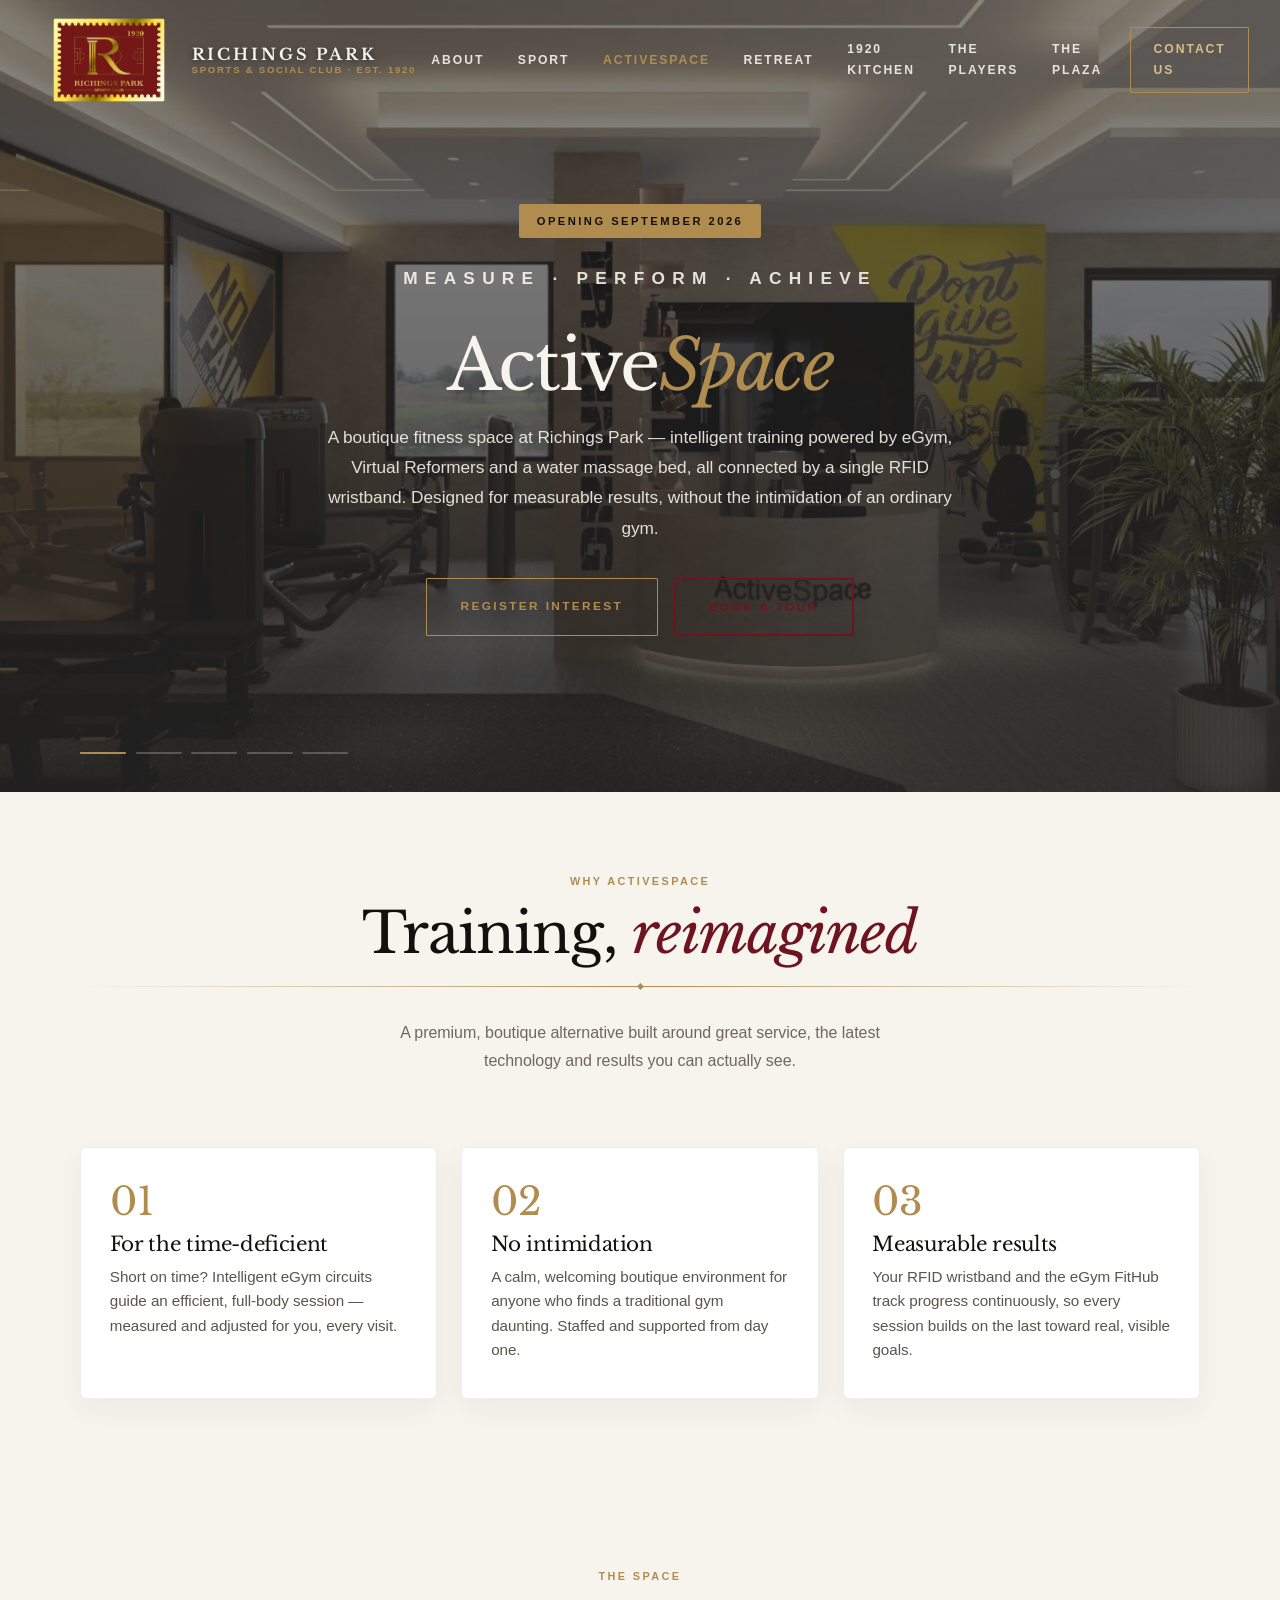
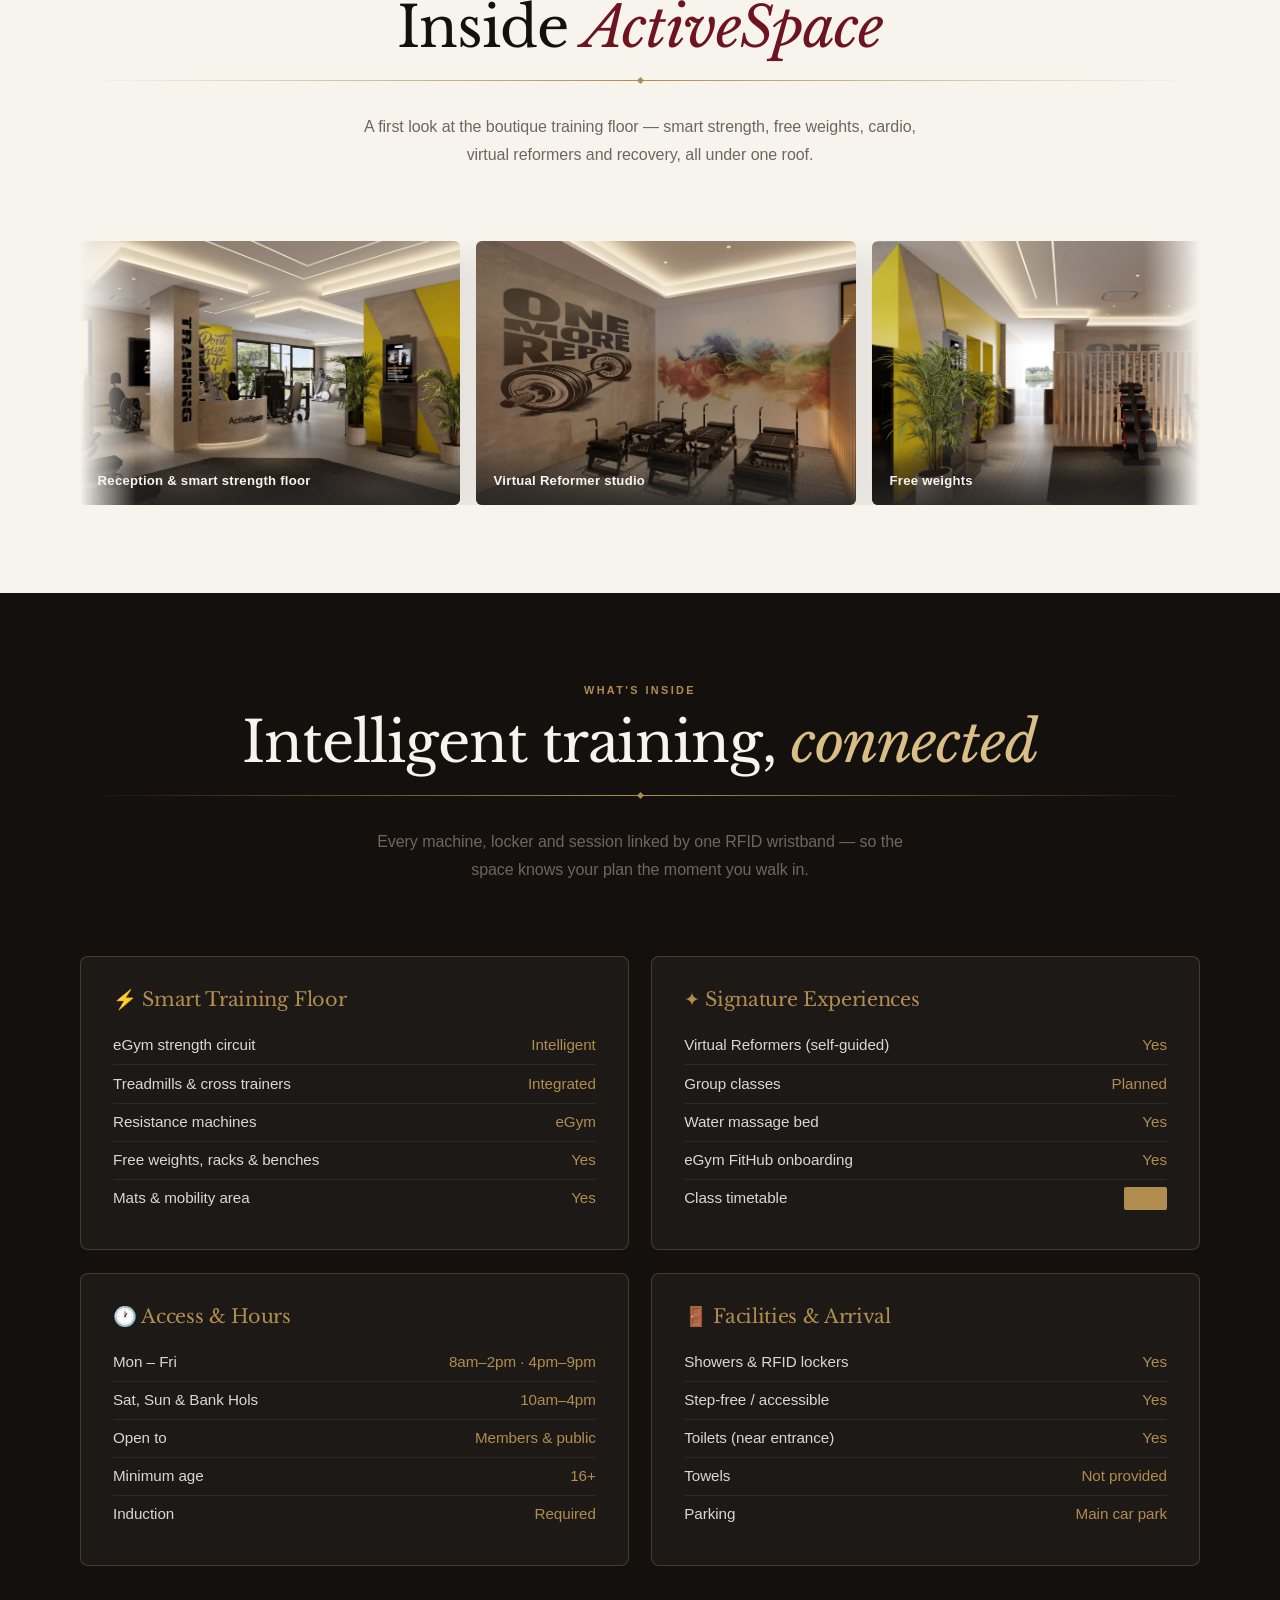
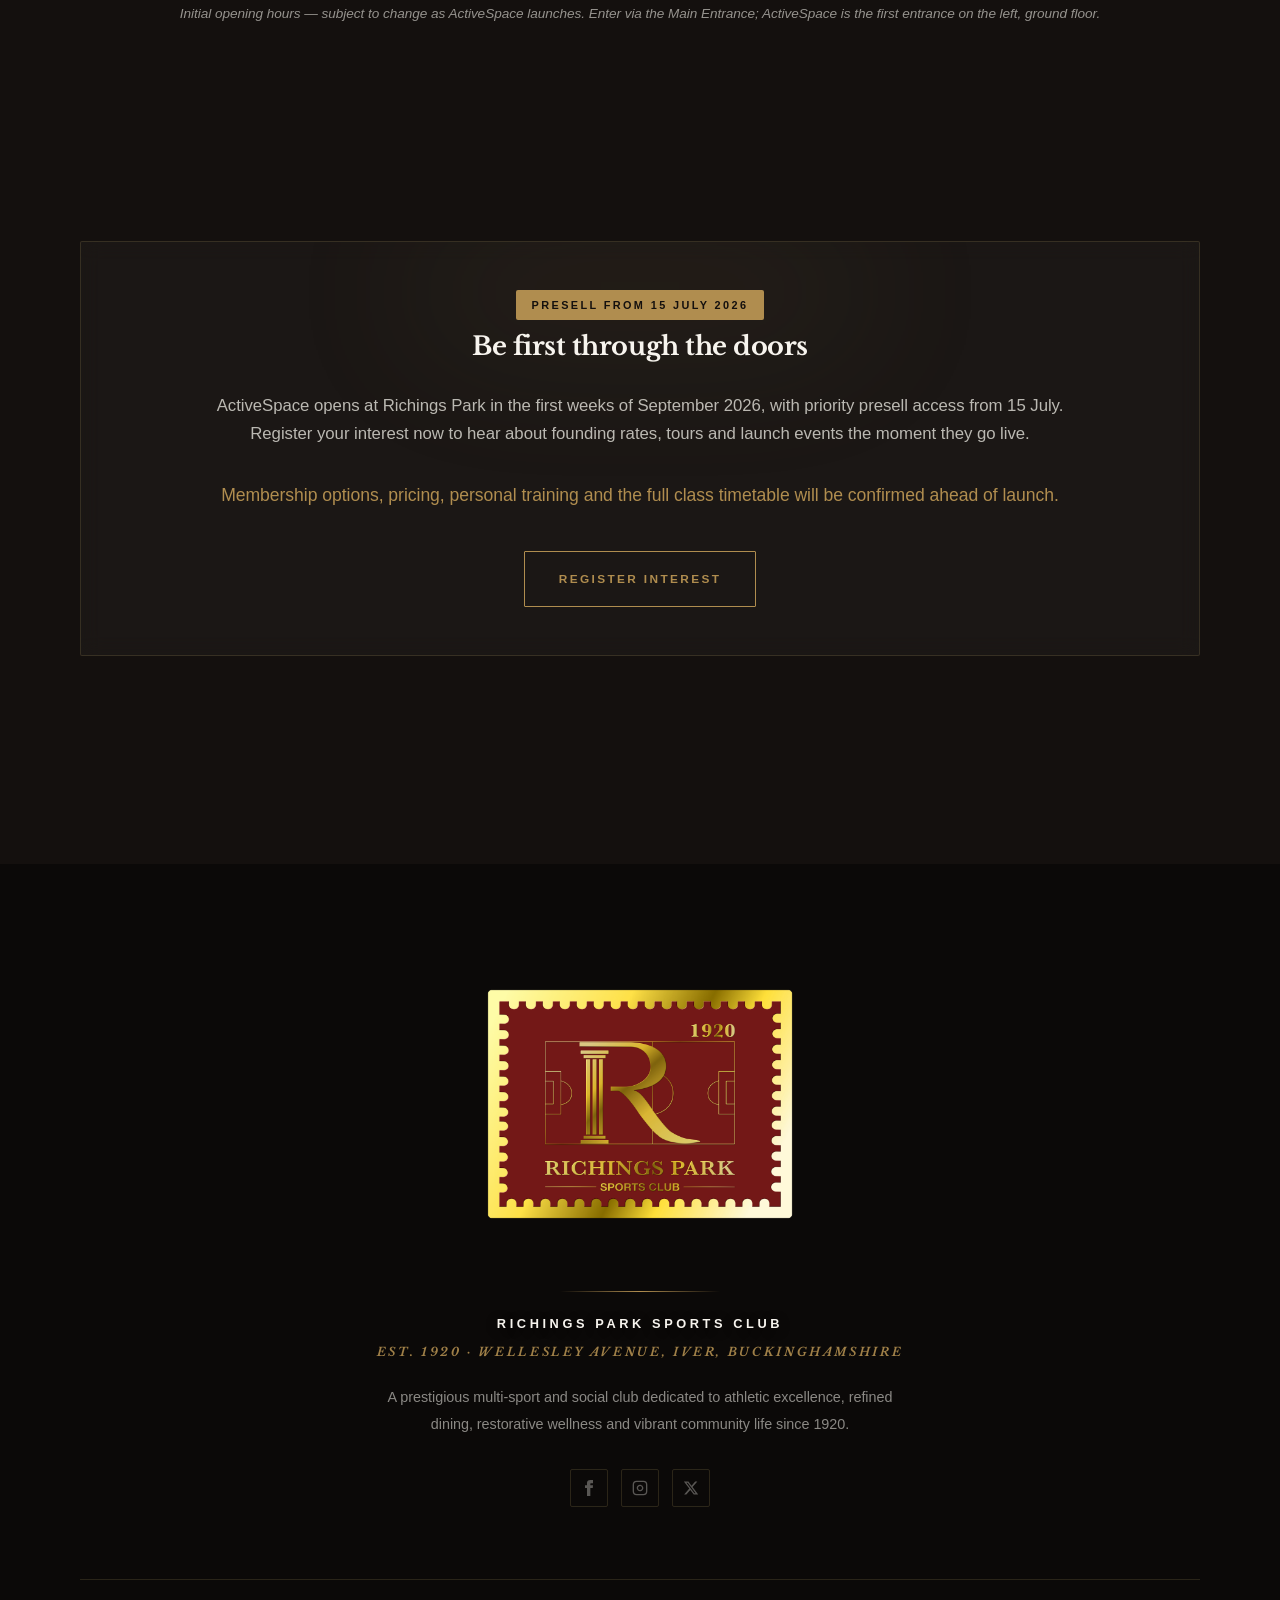
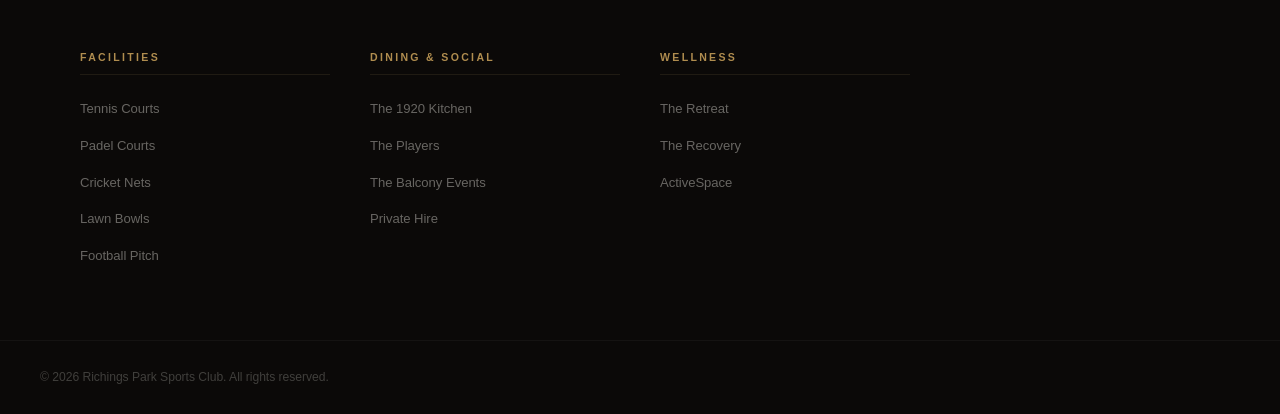
<file: activespace.html>
<!DOCTYPE html>
<html lang="en">
<head>
    <meta charset="UTF-8">
    <meta name="viewport" content="width=device-width, initial-scale=1.0">
    <title>ActiveSpace at Richings Park | Boutique Fitness — Measure · Perform · Achieve</title>
    <meta name="description" content="ActiveSpace at Richings Park Sports Club — a boutique fitness space with intelligent eGym training, Virtual Reformers and a water massage bed, all connected by an RFID wristband. Opening September 2026.">
    <link rel="preconnect" href="https://fonts.googleapis.com">
    <link rel="preconnect" href="https://fonts.gstatic.com" crossorigin>
    <link href="https://fonts.googleapis.com/css2?family=Libre+Baskerville:ital,wght@0,400;0,700;1,400&family=Open+Sans:wght@300;400;600;700&display=swap" rel="stylesheet">
    <link rel="stylesheet" href="style.css?v=16">
    <link rel="stylesheet" href="refine.css?v=1">
    <link rel="stylesheet" href="hero-slider.css?v=1">
    <style>
        /* ── Page-scoped styles for ActiveSpace (uses existing design tokens) ── */
        .nav__menu .nav__item--active { color: var(--G); }

        /* Hero — ActiveSpace render with slow Ken Burns drift */
        .as-hero{position:relative;min-height:88vh;display:flex;align-items:center;justify-content:center;text-align:center;overflow:hidden;background-color:var(--V)}
        .as-hero__bg{position:absolute;inset:0;overflow:hidden;z-index:0}
        @keyframes asKenBurns{from{transform:scale(1) translate(0,0)}to{transform:scale(1.12) translate(-1.5%,-1%)}}
        .as-hero__veil{position:absolute;inset:0;z-index:1;background:linear-gradient(180deg,rgba(39,39,39,.55),rgba(39,39,39,.82))}
        .as-hero__content{position:relative;z-index:2;max-width:820px;padding:7rem 1.5rem 4rem}
        .as-hero__badge{display:inline-block;font-size:.7rem;font-weight:800;letter-spacing:.22em;text-transform:uppercase;color:var(--V);background:var(--G);padding:.45rem 1.1rem;border-radius:2px;margin-bottom:1.6rem}
        .as-hero__content h1{color:var(--I);font-family:'Libre Baskerville',serif;font-size:clamp(2.4rem,6vw,4.4rem);line-height:1.05;margin:0 0 1.2rem}
        .as-hero__content h1 em{color:var(--G);font-style:italic}
        .as-hero__tagline{color:var(--G);font-size:.95rem;font-weight:700;letter-spacing:.42em;text-transform:uppercase;margin-bottom:1.6rem}
        .as-hero__content p{color:rgba(255,253,245,.86);font-size:1.08rem;line-height:1.75;max-width:640px;margin:0 auto 2.2rem}
        .as-hero__cta-row{display:flex;gap:1rem;justify-content:center;flex-wrap:wrap}

        /* Selling-point strip */
        .as-why{background:var(--I);padding:5rem 0}
        .as-why .why-grid{display:grid;grid-template-columns:repeat(3,1fr);gap:1.5rem;margin-top:2.5rem}
        .as-why .why-card{background:#fff;border:1px solid rgba(39,39,39,.08);border-radius:6px;padding:2.2rem 1.8rem;box-shadow:0 10px 30px rgba(39,39,39,.05)}
        .as-why .why-num{font-family:'Libre Baskerville',serif;font-size:2.4rem;color:var(--G);line-height:1;margin-bottom:.8rem}
        .as-why .why-card h3{font-family:'Libre Baskerville',serif;color:var(--V);font-size:1.25rem;margin:0 0 .6rem}
        .as-why .why-card p{color:#5b554c;font-size:.95rem;line-height:1.6;margin:0}

        /* Details / meta panels */
        .as-detail{background:var(--V);padding:5.5rem 0;position:relative}
        .as-meta{display:grid;grid-template-columns:repeat(2,1fr);gap:1.4rem;margin-top:2.5rem}
        .as-panel{background:rgba(255,253,245,.04);border:1px solid rgba(211,185,115,.22);border-radius:8px;padding:2rem}
        .as-panel h3{color:var(--G);font-family:'Libre Baskerville',serif;font-size:1.2rem;margin:0 0 1.1rem;display:flex;align-items:center;gap:.6rem}
        .as-panel ul{list-style:none;margin:0;padding:0}
        .as-panel li{color:rgba(255,253,245,.84);font-size:.95rem;line-height:1.5;padding:.45rem 0;border-bottom:1px solid rgba(255,253,245,.07);display:flex;justify-content:space-between;gap:1rem}
        .as-panel li:last-child{border-bottom:none}
        .as-panel li span:last-child{color:var(--G);text-align:right;white-space:nowrap}
        .as-tag-tbc{font-size:.72rem;font-weight:700;letter-spacing:.1em;color:var(--V);background:var(--G);padding:.12rem .5rem;border-radius:2px;text-transform:uppercase}
        .as-note{margin-top:2.2rem;color:rgba(255,253,245,.55);font-size:.85rem;font-style:italic;text-align:center}

        /* Gallery */
        .as-gallery{background:var(--I);padding:5.5rem 0;overflow:hidden}
        /* Moving carousel (auto-scroll, pauses on hover) */
        .as-marquee{position:relative;margin-top:2.5rem;overflow:hidden;
            -webkit-mask-image:linear-gradient(90deg,transparent,#000 5%,#000 95%,transparent);
            mask-image:linear-gradient(90deg,transparent,#000 5%,#000 95%,transparent)}
        .as-marquee__track{display:flex;gap:1rem;width:max-content;animation:asScroll 48s linear infinite}
        .as-marquee:hover .as-marquee__track{animation-play-state:paused}
        @keyframes asScroll{from{transform:translateX(0)}to{transform:translateX(-50%)}}
        .as-fig{position:relative;flex:0 0 auto;width:380px;height:264px;border-radius:6px;overflow:hidden;box-shadow:0 12px 30px rgba(39,39,39,.12)}
        .as-fig img{width:100%;height:100%;object-fit:cover;display:block}
        .as-fig__cap{position:absolute;left:0;right:0;bottom:0;padding:1.5rem 1.1rem .85rem;color:var(--I);font-size:.82rem;font-weight:600;letter-spacing:.02em;
            background:linear-gradient(180deg,transparent,rgba(39,39,39,.85))}
        @media(max-width:760px){.as-fig{width:280px;height:200px}}
        @media(prefers-reduced-motion:reduce){.as-marquee__track{animation:none;flex-wrap:wrap;justify-content:center;width:auto}
            .as-hero__bg{animation:none}}
        @media(max-width:760px){.as-why .why-grid,.as-meta{grid-template-columns:1fr}}
    </style>
</head>
<body>

<!-- ═══════════ NAVBAR ═══════════ -->
<header class="nav" id="nav">
    <div class="nav__inner">
        <a href="index.html" class="nav__brand">
            <img src="images/logo.png" alt="Richings Park Sports Club" class="nav__logo">
            <div class="nav__brand-words">
                <span class="nav__brand-main">RICHINGS PARK</span>
                <span class="nav__brand-sub">Sports &amp; Social Club · Est. 1920</span>
            </div>
        </a>
        <button class="burger" id="burger" aria-label="Menu"><span></span><span></span><span></span></button>
        <nav class="nav__menu" id="navMenu">
            <a href="index.html#about"       class="nav__item">About</a>
            <a href="active-facilities.html" class="nav__item">Sport</a>
            <a href="activespace.html"       class="nav__item nav__item--active">ActiveSpace</a>
            <a href="retreat.html"           class="nav__item">Retreat</a>
            <a href="kitchen.html"           class="nav__item">1920 Kitchen</a>
            <a href="players.html"           class="nav__item">The Players</a>
            <a href="plaza.html"             class="nav__item">The Plaza</a>
            <a href="index.html#contact"     class="nav__book">Contact Us</a>
        </nav>
    </div>
</header>

<main>

    <!-- ═══════════ HERO ═══════════ -->
    <section class="as-hero" data-slider data-dwell="6500">
        <div class="as-hero__bg">
            <div class="hero__slide">
                <img src="images/activespace-hero.jpg" alt="ActiveSpace at Richings Park" class="hero__bg-img" fetchpriority="high">
            </div>
            <div class="hero__slide">
                <img src="images/activespace-floor.jpg" alt="The training floor" class="hero__bg-img" decoding="async">
            </div>
            <div class="hero__slide">
                <img src="images/activespace-strength.jpg" alt="The strength area" class="hero__bg-img" decoding="async">
            </div>
            <div class="hero__slide">
                <img src="images/activespace-reformers.jpg" alt="The reformer studio" class="hero__bg-img" decoding="async">
            </div>
            <div class="hero__slide">
                <img src="images/activespace-reception.jpg" alt="Reception" class="hero__bg-img" decoding="async">
            </div>
        </div>
        <div class="as-hero__veil"></div>
        <div class="hero__slider-ui">
            <div class="hero__ticks" aria-label="Hero image navigation"></div>
        </div>
        <div class="as-hero__content">
            <span class="as-hero__badge">Opening September 2026</span>
            <p class="as-hero__tagline">Measure · Perform · Achieve</p>
            <h1>Active<em>Space</em></h1>
            <p>A boutique fitness space at Richings Park — intelligent training powered by eGym, Virtual Reformers and a water massage bed, all connected by a single RFID wristband. Designed for measurable results, without the intimidation of an ordinary gym.</p>
            <div class="as-hero__cta-row">
                <a href="index.html#contact" class="cta cta--gold cta--glow">Register Interest</a>
                <a href="index.html#contact" class="cta cta--outline">Book a Tour</a>
            </div>
        </div>
    </section>

    <!-- ═══════════ WHY ACTIVESPACE ═══════════ -->
    <section class="as-why">
        <div class="wrap">
            <div class="sec-head sec-head--center">
                <p class="label label--gold">Why ActiveSpace</p>
                <h2 class="h2">Training, <em>reimagined</em></h2>
                <div class="divider divider--gold divider--center"></div>
                <p class="prose">A premium, boutique alternative built around great service, the latest technology and results you can actually see.</p>
            </div>
            <div class="why-grid">
                <div class="why-card">
                    <div class="why-num">01</div>
                    <h3>For the time-deficient</h3>
                    <p>Short on time? Intelligent eGym circuits guide an efficient, full-body session — measured and adjusted for you, every visit.</p>
                </div>
                <div class="why-card">
                    <div class="why-num">02</div>
                    <h3>No intimidation</h3>
                    <p>A calm, welcoming boutique environment for anyone who finds a traditional gym daunting. Staffed and supported from day one.</p>
                </div>
                <div class="why-card">
                    <div class="why-num">03</div>
                    <h3>Measurable results</h3>
                    <p>Your RFID wristband and the eGym FitHub track progress continuously, so every session builds on the last toward real, visible goals.</p>
                </div>
            </div>
        </div>
    </section>

    <!-- ═══════════ GALLERY ═══════════ -->
    <section class="as-gallery">
        <div class="wrap">
            <div class="sec-head sec-head--center">
                <p class="label label--gold">The Space</p>
                <h2 class="h2">Inside <em>ActiveSpace</em></h2>
                <div class="divider divider--gold divider--center"></div>
                <p class="prose">A first look at the boutique training floor — smart strength, free weights, cardio, virtual reformers and recovery, all under one roof.</p>
            </div>
            <div class="as-marquee">
                <div class="as-marquee__track">
                    <!-- Set A -->
                    <figure class="as-fig"><img src="images/activespace-reception.jpg" alt="ActiveSpace reception desk with smart strength machines" loading="lazy"><figcaption class="as-fig__cap">Reception &amp; smart strength floor</figcaption></figure>
                    <figure class="as-fig"><img src="images/activespace-reformers.jpg" alt="Virtual reformer studio" loading="lazy"><figcaption class="as-fig__cap">Virtual Reformer studio</figcaption></figure>
                    <figure class="as-fig"><img src="images/activespace-strength.jpg" alt="Free weights with weight-plate tree and dumbbell rack" loading="lazy"><figcaption class="as-fig__cap">Free weights</figcaption></figure>
                    <figure class="as-fig"><img src="images/activespace-cardio.jpg" alt="Cardio zone with treadmills and water massage bed" loading="lazy"><figcaption class="as-fig__cap">Cardio &amp; recovery</figcaption></figure>
                    <figure class="as-fig"><img src="images/activespace-floor.jpg" alt="Wide view of the ActiveSpace training floor" loading="lazy"><figcaption class="as-fig__cap">The training floor</figcaption></figure>
                    <figure class="as-fig"><img src="images/activespace-weights.jpg" alt="Dumbbell racks and adjustable benches" loading="lazy"><figcaption class="as-fig__cap">Strength &amp; benches</figcaption></figure>
                    <figure class="as-fig"><img src="images/activespace-entrance.jpg" alt="Entrance with changing rooms and check-in kiosk" loading="lazy"><figcaption class="as-fig__cap">Entrance &amp; changing</figcaption></figure>
                    <!-- Set B (duplicate for seamless loop) -->
                    <figure class="as-fig" aria-hidden="true"><img src="images/activespace-reception.jpg" alt="" loading="lazy"><figcaption class="as-fig__cap">Reception &amp; smart strength floor</figcaption></figure>
                    <figure class="as-fig" aria-hidden="true"><img src="images/activespace-reformers.jpg" alt="" loading="lazy"><figcaption class="as-fig__cap">Virtual Reformer studio</figcaption></figure>
                    <figure class="as-fig" aria-hidden="true"><img src="images/activespace-strength.jpg" alt="" loading="lazy"><figcaption class="as-fig__cap">Free weights</figcaption></figure>
                    <figure class="as-fig" aria-hidden="true"><img src="images/activespace-cardio.jpg" alt="" loading="lazy"><figcaption class="as-fig__cap">Cardio &amp; recovery</figcaption></figure>
                    <figure class="as-fig" aria-hidden="true"><img src="images/activespace-floor.jpg" alt="" loading="lazy"><figcaption class="as-fig__cap">The training floor</figcaption></figure>
                    <figure class="as-fig" aria-hidden="true"><img src="images/activespace-weights.jpg" alt="" loading="lazy"><figcaption class="as-fig__cap">Strength &amp; benches</figcaption></figure>
                    <figure class="as-fig" aria-hidden="true"><img src="images/activespace-entrance.jpg" alt="" loading="lazy"><figcaption class="as-fig__cap">Entrance &amp; changing</figcaption></figure>
                </div>
            </div>
        </div>
    </section>

    <!-- ═══════════ WHAT'S INSIDE ═══════════ -->
    <section class="as-detail">
        <div class="wrap">
            <div class="sec-head sec-head--center">
                <p class="label label--gold">What's Inside</p>
                <h2 class="h2 h2--light">Intelligent training, <em>connected</em></h2>
                <div class="divider divider--gold divider--center"></div>
                <p class="prose prose--dim">Every machine, locker and session linked by one RFID wristband — so the space knows your plan the moment you walk in.</p>
            </div>

            <div class="as-meta">
                <div class="as-panel">
                    <h3>⚡ Smart Training Floor</h3>
                    <ul>
                        <li><span>eGym strength circuit</span><span>Intelligent</span></li>
                        <li><span>Treadmills &amp; cross trainers</span><span>Integrated</span></li>
                        <li><span>Resistance machines</span><span>eGym</span></li>
                        <li><span>Free weights, racks &amp; benches</span><span>Yes</span></li>
                        <li><span>Mats &amp; mobility area</span><span>Yes</span></li>
                    </ul>
                </div>
                <div class="as-panel">
                    <h3>✦ Signature Experiences</h3>
                    <ul>
                        <li><span>Virtual Reformers (self-guided)</span><span>Yes</span></li>
                        <li><span>Group classes</span><span>Planned</span></li>
                        <li><span>Water massage bed</span><span>Yes</span></li>
                        <li><span>eGym FitHub onboarding</span><span>Yes</span></li>
                        <li><span>Class timetable</span><span class="as-tag-tbc">TBC</span></li>
                    </ul>
                </div>
                <div class="as-panel">
                    <h3>🕐 Access &amp; Hours</h3>
                    <ul>
                        <li><span>Mon – Fri</span><span>8am–2pm · 4pm–9pm</span></li>
                        <li><span>Sat, Sun &amp; Bank Hols</span><span>10am–4pm</span></li>
                        <li><span>Open to</span><span>Members &amp; public</span></li>
                        <li><span>Minimum age</span><span>16+</span></li>
                        <li><span>Induction</span><span>Required</span></li>
                    </ul>
                </div>
                <div class="as-panel">
                    <h3>🚪 Facilities &amp; Arrival</h3>
                    <ul>
                        <li><span>Showers &amp; RFID lockers</span><span>Yes</span></li>
                        <li><span>Step-free / accessible</span><span>Yes</span></li>
                        <li><span>Toilets (near entrance)</span><span>Yes</span></li>
                        <li><span>Towels</span><span>Not provided</span></li>
                        <li><span>Parking</span><span>Main car park</span></li>
                    </ul>
                </div>
            </div>

            <p class="as-note">Initial opening hours — subject to change as ActiveSpace launches. Enter via the Main Entrance; ActiveSpace is the first entrance on the left, ground floor.</p>
        </div>
    </section>

    <!-- ═══════════ COMING SOON / CTA ═══════════ -->
    <section class="membership">
        <div class="wrap">
            <div class="mem-info-panel" style="animation:memReveal .8s both .1s">
                <div class="mem-info-panel__glow"></div>
                <div class="mem-info-panel__content">
                    <div class="mem-info-panel__header">
                        <span class="mem-info-panel__badge">Presell from 15 July 2026</span>
                        <h3>Be first through the doors</h3>
                    </div>
                    <div class="mem-info-panel__body">
                        <p>ActiveSpace opens at Richings Park in the first weeks of September 2026, with priority presell access from 15 July. Register your interest now to hear about founding rates, tours and launch events the moment they go live.</p>
                        <p class="highlight-text">Membership options, pricing, personal training and the full class timetable will be confirmed ahead of launch.</p>
                    </div>
                    <a href="index.html#contact" class="cta cta--gold cta--glow">Register Interest</a>
                </div>
            </div>
        </div>
    </section>

</main>

<!-- ═══════════ FOOTER ═══════════ -->
<footer class="footer">
    <div class="footer__top">
        <div class="wrap">
            <div class="footer__logo-hero">
                <img src="images/logo.png" alt="Richings Park Sports Club Official Crest" class="footer__logo-big">
                <div class="footer__logo-rule" aria-hidden="true"></div>
                <h3 class="footer__club-name">RICHINGS PARK SPORTS CLUB</h3>
                <p class="footer__club-tagline">Est. 1920 · Wellesley Avenue, Iver, Buckinghamshire</p>
                <p class="footer__about">A prestigious multi-sport and social club dedicated to athletic excellence, refined dining, restorative wellness and vibrant community life since 1920.</p>
                <div class="footer__socials">
                    <a href="#" class="footer__soc" aria-label="Facebook"><svg width="16" height="16" viewBox="0 0 24 24" fill="currentColor"><path d="M9 8h-3v4h3v12h5v-12h3.642l.358-4h-4v-1.667c0-.955.192-1.333 1.115-1.333h2.885v-5h-3.808c-3.596 0-5.192 1.583-5.192 4.615v3.385z"/></svg></a>
                    <a href="#" class="footer__soc" aria-label="Instagram"><svg width="16" height="16" viewBox="0 0 24 24" fill="none" stroke="currentColor" stroke-width="2"><rect x="2" y="2" width="20" height="20" rx="5"/><path d="M16 11.37A4 4 0 1 1 12.63 8 4 4 0 0 1 16 11.37z"/><line x1="17.5" y1="6.5" x2="17.51" y2="6.5"/></svg></a>
                    <a href="#" class="footer__soc" aria-label="Twitter"><svg width="16" height="16" viewBox="0 0 24 24" fill="currentColor"><path d="M18.244 2.25h3.308l-7.227 8.26 8.502 11.24H16.17l-5.214-6.817L4.99 21.75H1.68l7.73-8.835L1.254 2.25H8.08l4.713 6.231zm-1.161 17.52h1.833L7.084 4.126H5.117z"/></svg></a>
                </div>
            </div>
            <div class="footer__links">
                <div>
                    <h4>Facilities</h4>
                    <ul><li><a href="index.html#facilities">Tennis Courts</a></li><li><a href="index.html#facilities">Padel Courts</a></li><li><a href="index.html#facilities">Cricket Nets</a></li><li><a href="index.html#facilities">Lawn Bowls</a></li><li><a href="index.html#facilities">Football Pitch</a></li></ul>
                </div>
                <div>
                    <h4>Dining &amp; Social</h4>
                    <ul><li><a href="index.html#dining">The 1920 Kitchen</a></li><li><a href="players.html">The Players</a></li><li><a href="index.html#contact">The Balcony Events</a></li><li><a href="index.html#contact">Private Hire</a></li></ul>
                </div>
                <div>
                    <h4>Wellness</h4>
                    <ul><li><a href="index.html#wellness">The Retreat</a></li><li><a href="index.html#wellness">The Recovery</a></li><li><a href="activespace.html">ActiveSpace</a></li></ul>
                </div>
            </div>
        </div>
    </div>
    <div class="footer__bottom">
        <div class="wrap footer__bottom-row">
            <p>© 2026 Richings Park Sports Club. All rights reserved.</p>
        </div>
    </div>
</footer>

<script>
(function(){
  'use strict';
  var nav = document.getElementById('nav');
  window.addEventListener('scroll', function(){
    nav.classList.toggle('nav--on', window.scrollY > 20);
  }, {passive:true});

  var burger = document.getElementById('burger');
  var menu   = document.getElementById('navMenu');
  burger.addEventListener('click', function(){
    var open = menu.classList.toggle('menu--open');
    burger.classList.toggle('burger--open', open);
  });
}());
</script>
<script src="hero-slider.js?v=1"></script>
</body>
</html>
</file>
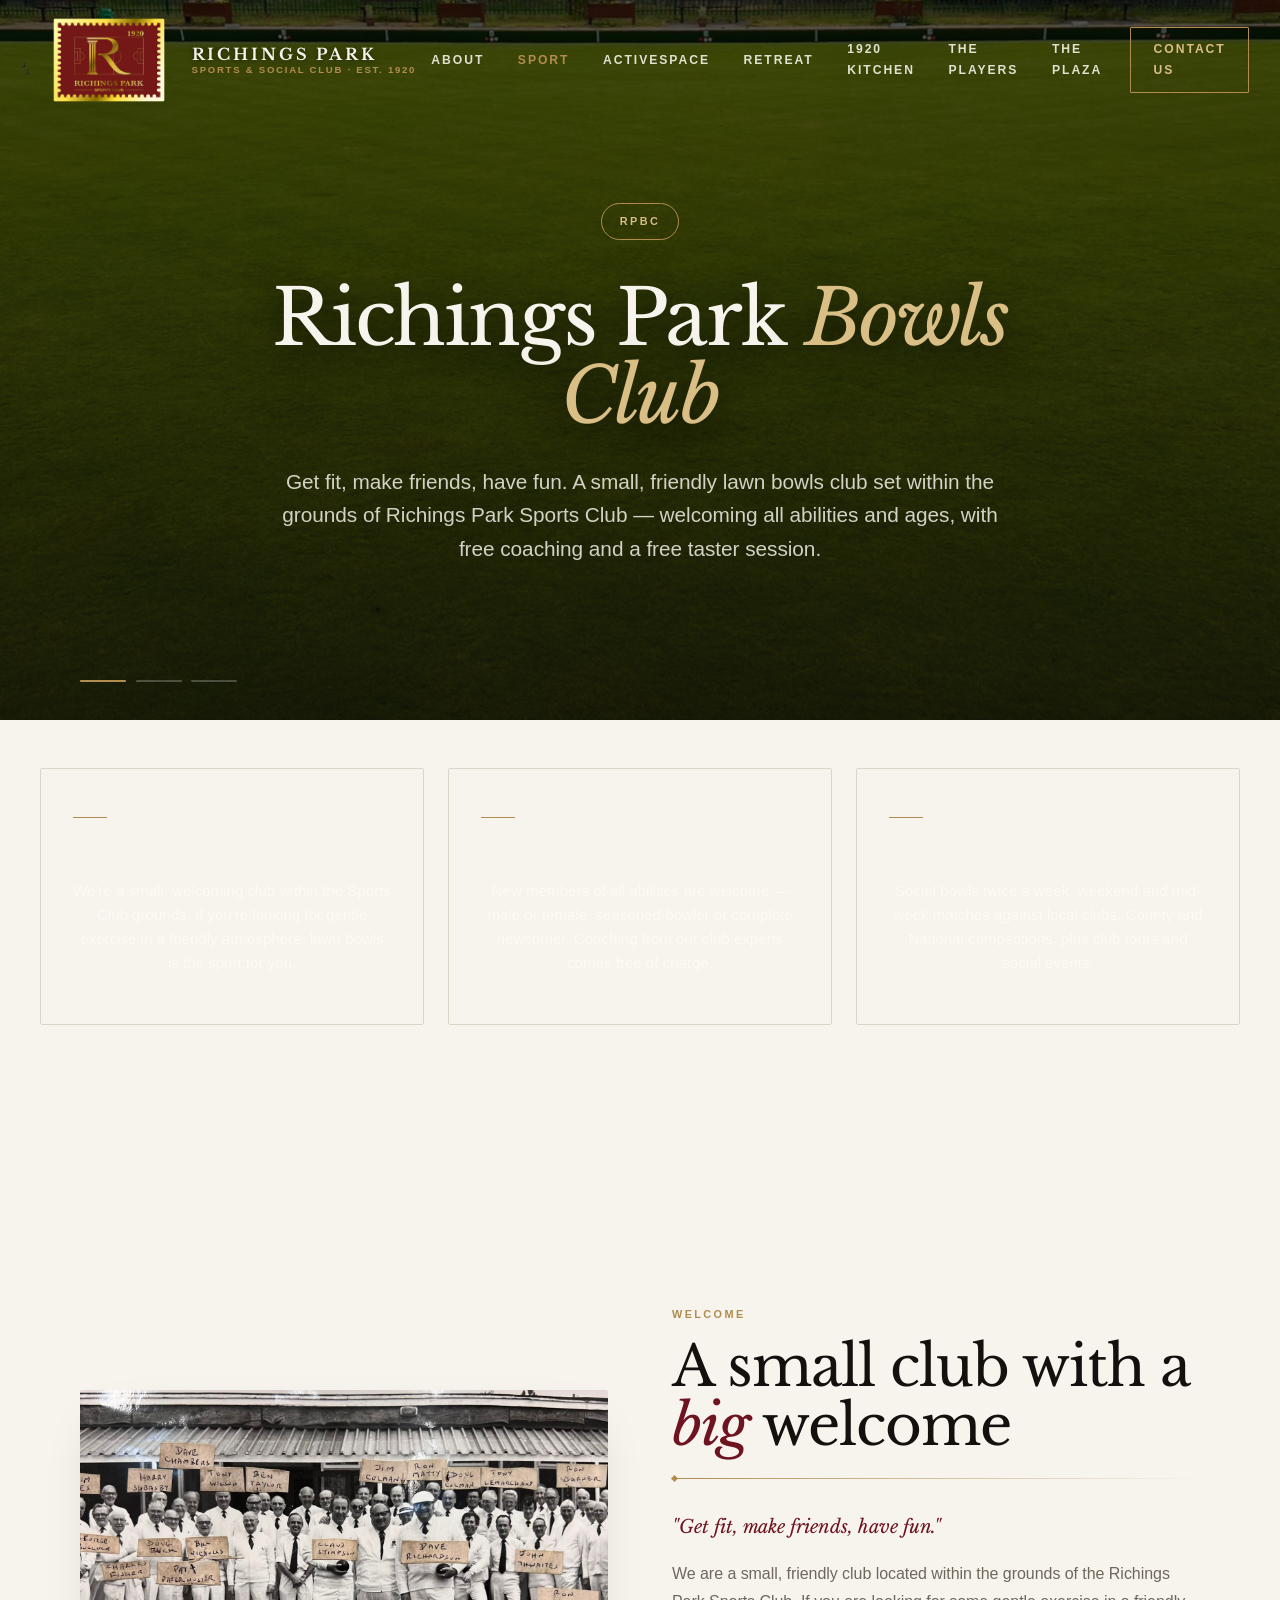
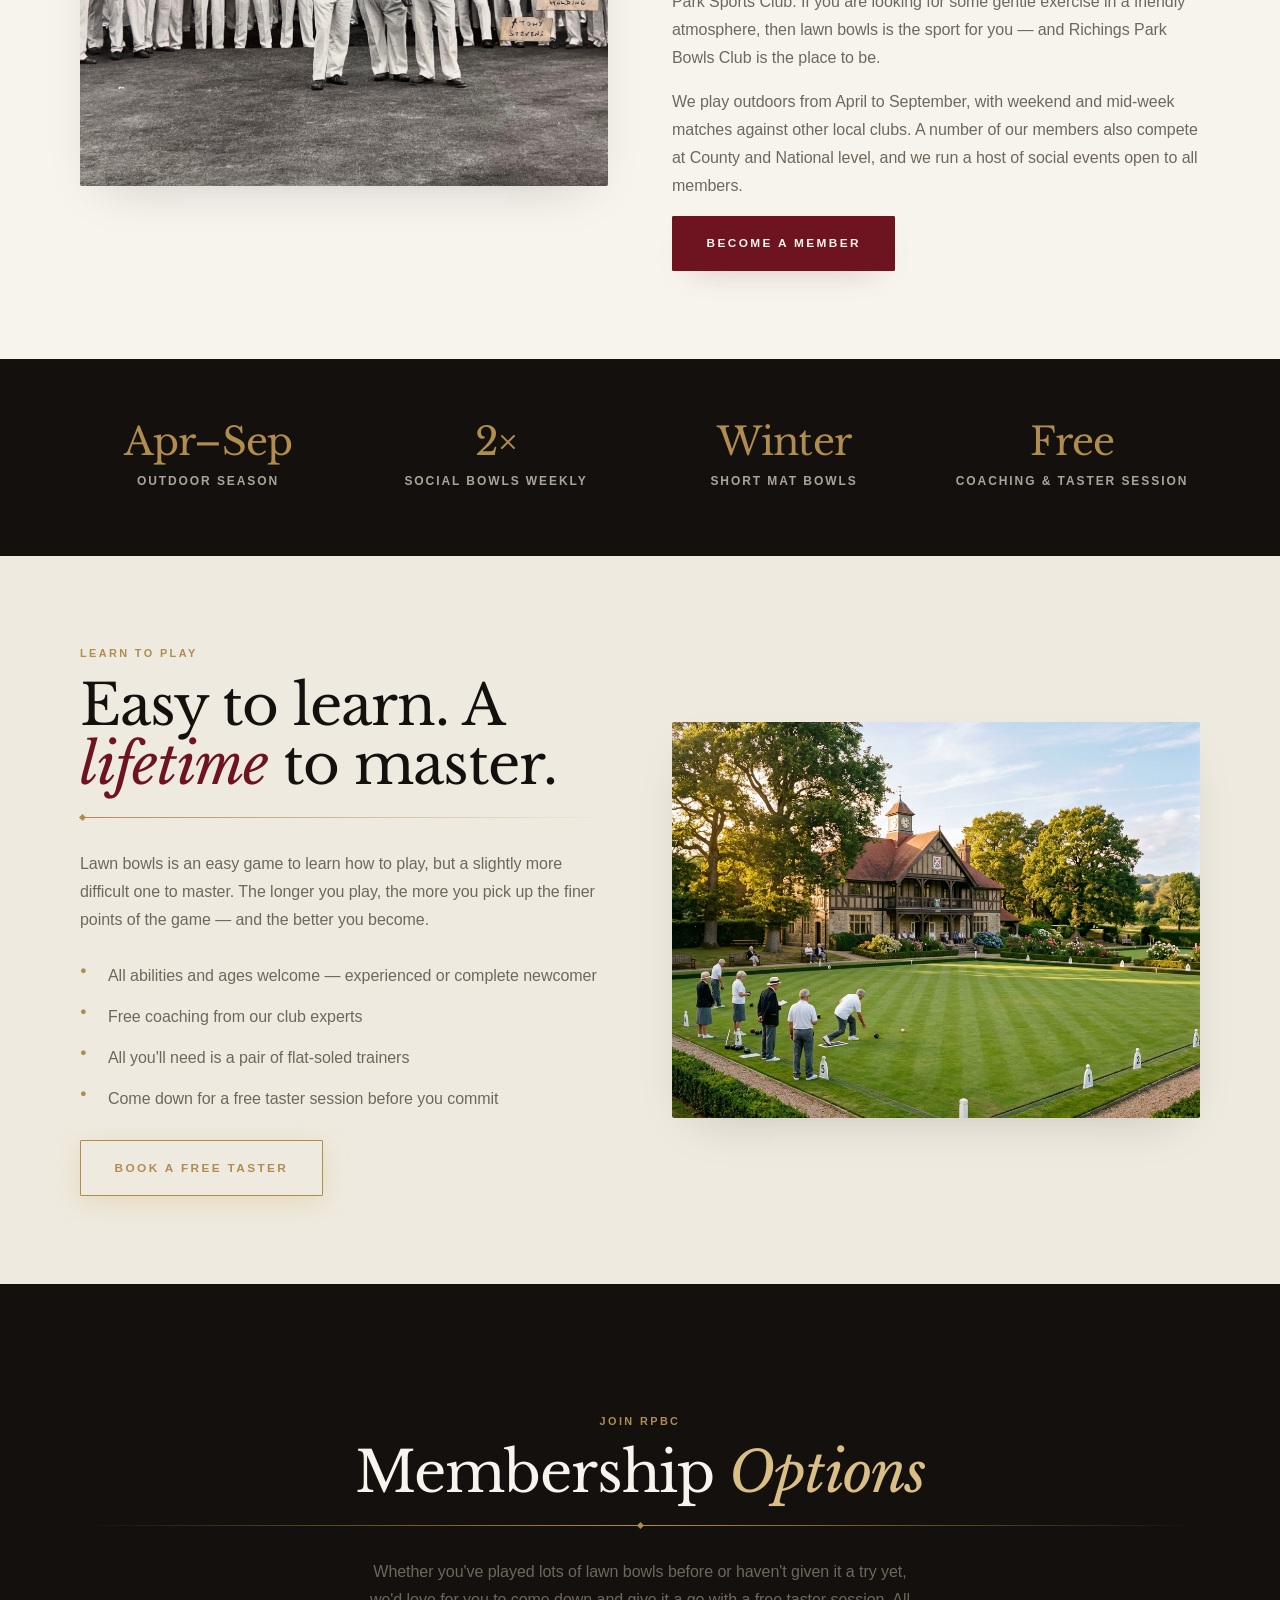
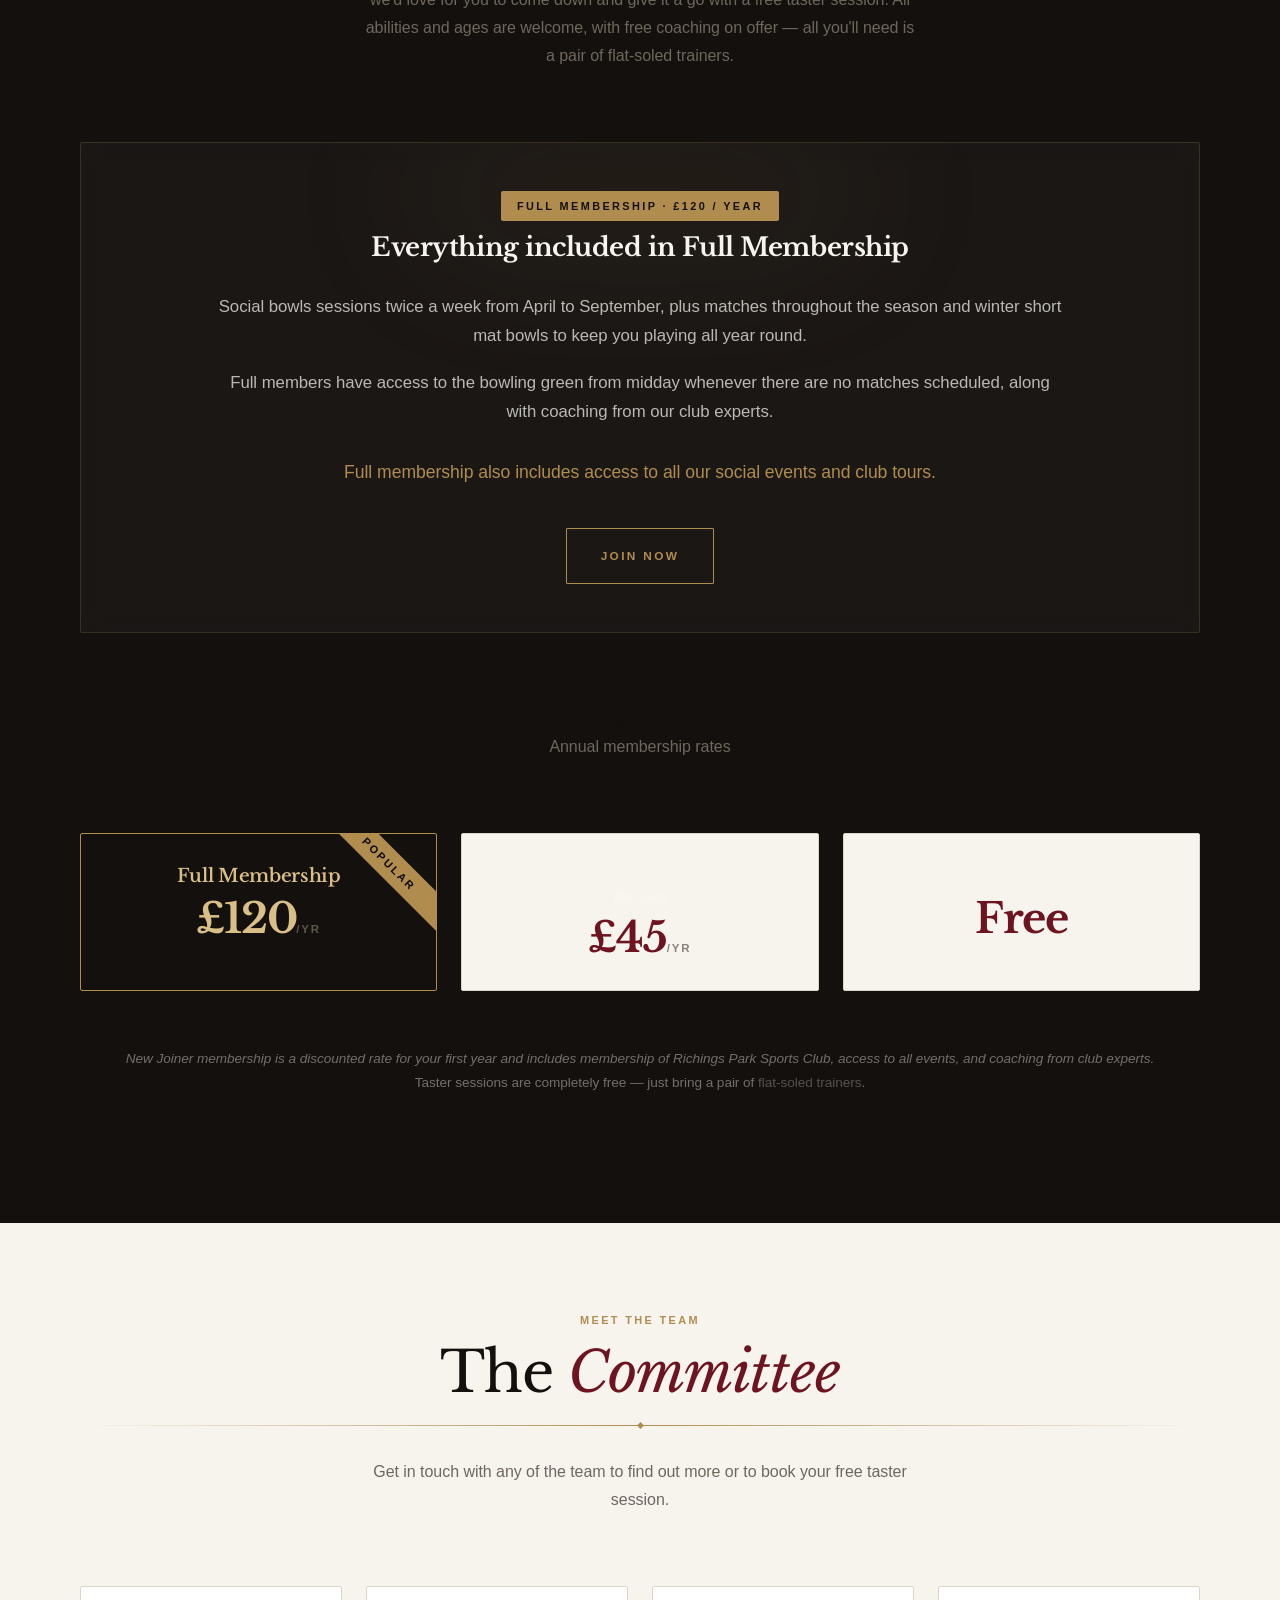
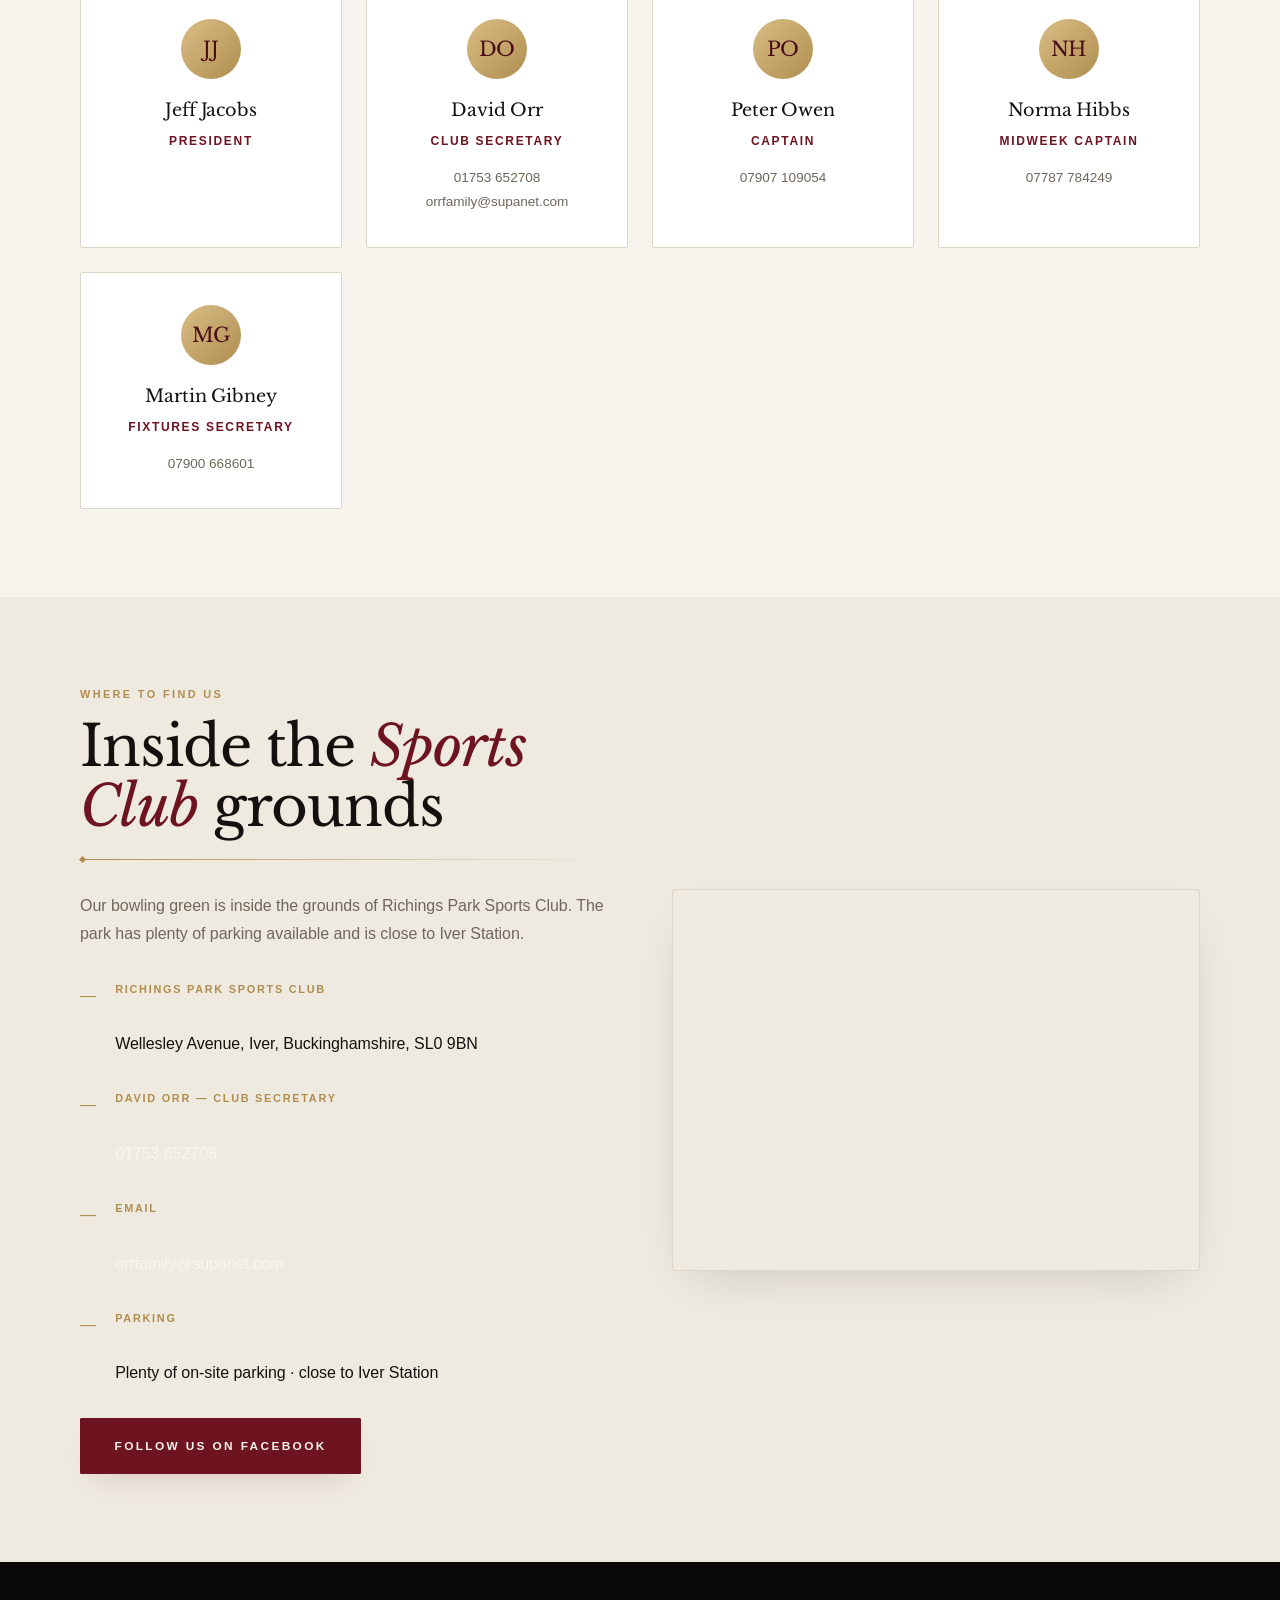
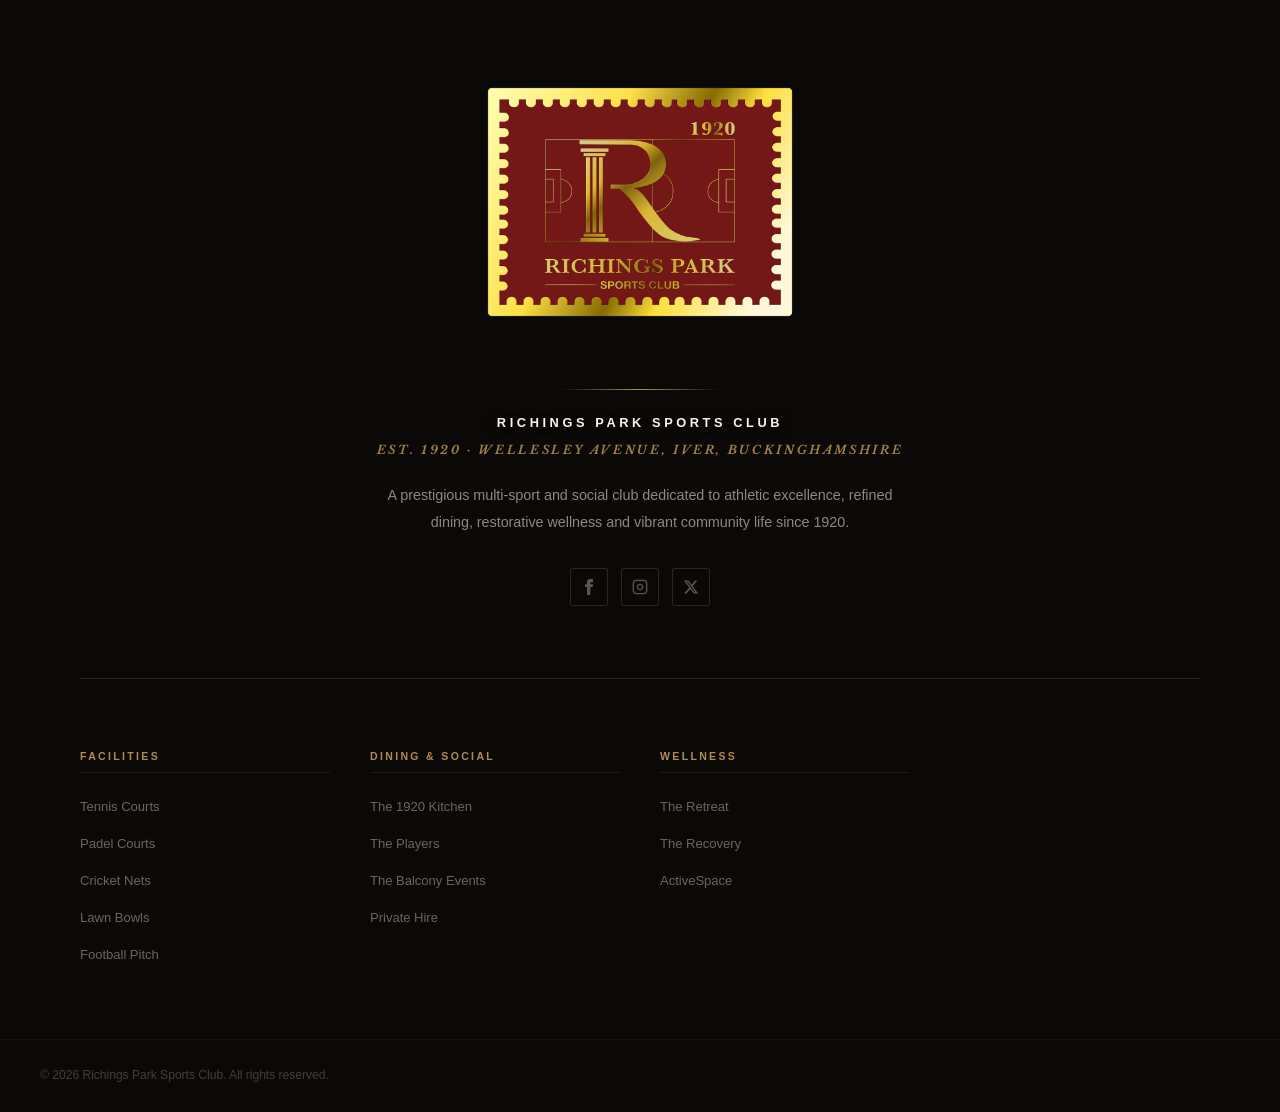
<file: bowls.html>
<!DOCTYPE html>
<html lang="en">
<head>
    <meta charset="UTF-8">
    <meta name="viewport" content="width=device-width, initial-scale=1.0">
    <title>Richings Park Bowls Club | Membership &amp; Lawn Bowls</title>
    <meta name="description" content="Richings Park Bowls Club — a small, friendly lawn bowls club within the grounds of Richings Park Sports Club. Free taster sessions, free coaching, all abilities welcome. Get fit, make friends, have fun.">
    <link rel="preconnect" href="https://fonts.googleapis.com">
    <link rel="preconnect" href="https://fonts.gstatic.com" crossorigin>
    <link href="https://fonts.googleapis.com/css2?family=Libre+Baskerville:ital,wght@0,400;0,700;1,400&family=Open+Sans:wght@300;400;600;700&display=swap" rel="stylesheet">
    <link rel="stylesheet" href="style.css?v=16">
    <link rel="stylesheet" href="refine.css?v=1">
    <link rel="stylesheet" href="hero-slider.css?v=1">
    <style>
        /* ── Scoped additions for the Bowls page ── */
        .nav__menu .nav__item--active { color: var(--G); }

        /* Intro split */
        .bowls-intro{padding:5.5rem 0;background:var(--I)}
        .bowls-intro__layout{display:grid;grid-template-columns:1fr 1fr;gap:4rem;align-items:center}
        .bowls-intro__media{position:relative;border-radius:6px;overflow:hidden;box-shadow:var(--shL)}
        .bowls-intro__media img{width:100%;aspect-ratio:4/3;object-fit:cover;transition:transform 1s var(--ease)}
        .bowls-intro__media:hover img{transform:scale(1.04)}
        .bowls-intro__tagline{font-family:var(--fH);font-style:italic;color:var(--C);font-size:1.15rem;margin-bottom:1rem}

        /* Learn-to-play band */
        .bowls-learn{padding:5.5rem 0;background:var(--Iw)}
        .bowls-learn__layout{display:grid;grid-template-columns:1fr 1fr;gap:4rem;align-items:center}
        .bowls-learn__media{border-radius:6px;overflow:hidden;box-shadow:var(--shL)}
        .bowls-learn__media img{width:100%;aspect-ratio:4/3;object-fit:cover}
        .bowls-learn__list{margin:1.75rem 0}
        .bowls-learn__list li{position:relative;padding-left:1.75rem;margin-bottom:.85rem;color:var(--M)}
        .bowls-learn__list li::before{content:"●";position:absolute;left:0;top:-1px;color:var(--G);font-size:.7rem}

        /* Committee */
        .committee{padding:5.5rem 0;background:var(--I)}
        .committee__grid{display:grid;grid-template-columns:repeat(auto-fit,minmax(210px,1fr));gap:1.5rem;margin-top:3rem}
        .pcard{background:#fff;border:1px solid var(--Im);border-radius:6px;padding:2rem 1.5rem;text-align:center;transition:transform .4s var(--ease),box-shadow .4s var(--ease),border-color .4s}
        .pcard:hover{transform:translateY(-6px);box-shadow:var(--shL);border-color:var(--G)}
        .pcard__init{width:60px;height:60px;margin:0 auto 1.1rem;border-radius:50%;background:linear-gradient(135deg,var(--Gl),var(--G));color:var(--Cd);font-family:var(--fH);font-size:1.25rem;display:flex;align-items:center;justify-content:center}
        .pcard__name{font-family:var(--fH);font-size:1.1rem;color:var(--V);margin-bottom:.3rem}
        .pcard__role{font-size:.75rem;letter-spacing:.14em;text-transform:uppercase;color:var(--C);font-weight:600;margin-bottom:.9rem}
        .pcard__contact{font-size:.85rem;color:var(--M);line-height:1.8}
        .pcard__contact a:hover{color:var(--C)}

        /* Season strip */
        .season{padding:4rem 0;background:var(--V);color:var(--I)}
        .season__grid{display:grid;grid-template-columns:repeat(auto-fit,minmax(190px,1fr));gap:2rem;text-align:center}
        .season__n{font-family:var(--fH);font-size:2.4rem;color:var(--G);line-height:1}
        .season__l{font-size:.75rem;letter-spacing:.16em;text-transform:uppercase;color:var(--Im);opacity:.75;margin-top:.6rem}

        /* Find us */
        .bowls-find{padding:5.5rem 0;background:var(--Iw)}
        .bowls-find__layout{display:grid;grid-template-columns:1fr 1fr;gap:4rem;align-items:center}
        .bowls-find__map{border-radius:6px;overflow:hidden;box-shadow:var(--shL);border:1px solid var(--Im)}
        .bowls-find__map iframe{width:100%;height:380px;border:0;display:block}

        @media(max-width:900px){
            .bowls-intro__layout,.bowls-learn__layout,.bowls-find__layout{grid-template-columns:1fr;gap:2.5rem}
            .bowls-learn__media{order:-1}
        }
    </style>
</head>
<body>

<!-- ═══════════ NAVBAR ═══════════ -->
<header class="nav" id="nav">
    <div class="nav__inner">
        <a href="index.html" class="nav__brand">
            <img src="images/logo.png" alt="Richings Park Sports Club" class="nav__logo">
            <div class="nav__brand-words">
                <span class="nav__brand-main">RICHINGS PARK</span>
                <span class="nav__brand-sub">Sports &amp; Social Club · Est. 1920</span>
            </div>
        </a>
        <button class="burger" id="burger" aria-label="Menu"><span></span><span></span><span></span></button>
        <nav class="nav__menu" id="navMenu">
            <a href="index.html#about"       class="nav__item">About</a>
            <a href="active-facilities.html" class="nav__item nav__item--active">Sport</a>
            <a href="activespace.html"       class="nav__item">ActiveSpace</a>
            <a href="retreat.html"           class="nav__item">Retreat</a>
            <a href="kitchen.html"           class="nav__item">1920 Kitchen</a>
            <a href="players.html"           class="nav__item">The Players</a>
            <a href="plaza.html"             class="nav__item">The Plaza</a>
            <a href="index.html#contact"     class="nav__book">Contact Us</a>
        </nav>
    </div>
</header>

<main>

    <!-- ═══════════ HERO ═══════════ -->
    <section class="tennis-hero" data-slider data-dwell="6500">
        <div class="tennis-hero__bg">
                <div class="hero__slide">
                    <img src="images/bowls-green.jpg" alt="The bowling green at Richings Park Bowls Club" class="hero__bg-img" fetchpriority="high">
                </div>
                <div class="hero__slide">
                    <img src="images/bowls-team.jpg" alt="Richings Park bowls team" class="hero__bg-img" decoding="async">
                </div>
                <div class="hero__slide">
                    <img src="images/bowls-crest.jpg" alt="The Richings Park Bowls Club crest" class="hero__bg-img" decoding="async">
                </div>
            <div class="tennis-hero__veil"></div>
        </div>
        <div class="hero__slider-ui">
            <div class="hero__ticks" aria-label="Hero image navigation"></div>
        </div>
        <div class="tennis-hero__content">
            <span class="tennis-hero__badge">RPBC</span>
            <h1>Richings Park <em>Bowls Club</em></h1>
            <p>Get fit, make friends, have fun. A small, friendly lawn bowls club set within the grounds of Richings Park Sports Club — welcoming all abilities and ages, with free coaching and a free taster session.</p>
        </div>
    </section>

    <!-- ═══════════ FEATURE CARDS ═══════════ -->
    <section class="tennis-features">
        <div class="tf-grid">
            <div class="tf-card" style="animation-delay:0s">
                <div class="tf-icon"></div>
                <h3>A Friendly Club</h3>
                <p>We're a small, welcoming club within the Sports Club grounds. If you're looking for gentle exercise in a friendly atmosphere, lawn bowls is the sport for you.</p>
            </div>
            <div class="tf-card" style="animation-delay:0.1s">
                <div class="tf-icon"></div>
                <h3>Free Coaching</h3>
                <p>New members of all abilities are welcome — male or female, seasoned bowler or complete newcomer. Coaching from our club experts comes free of charge.</p>
            </div>
            <div class="tf-card" style="animation-delay:0.2s">
                <div class="tf-icon"></div>
                <h3>Social &amp; Competitive</h3>
                <p>Social bowls twice a week, weekend and mid-week matches against local clubs, County and National competitions, plus club tours and social events.</p>
            </div>
        </div>
    </section>

    <!-- ═══════════ WELCOME ═══════════ -->
    <section class="bowls-intro" id="about-bowls">
        <div class="wrap">
            <div class="bowls-intro__layout">
                <div class="bowls-intro__media">
                    <img src="images/bowls-team.jpg" alt="Members of Richings Park Bowls Club outside the clubhouse">
                </div>
                <div>
                    <p class="label label--gold">Welcome</p>
                    <h2 class="h2">A small club with a <em>big</em> welcome</h2>
                    <div class="divider divider--gold"></div>
                    <p class="bowls-intro__tagline">"Get fit, make friends, have fun."</p>
                    <p class="prose">We are a small, friendly club located within the grounds of the Richings Park Sports Club. If you are looking for some gentle exercise in a friendly atmosphere, then lawn bowls is the sport for you — and Richings Park Bowls Club is the place to be.</p>
                    <p class="prose">We play outdoors from April to September, with weekend and mid-week matches against other local clubs. A number of our members also compete at County and National level, and we run a host of social events open to all members.</p>
                    <a href="#membership" class="cta cta--crimson">Become a member</a>
                </div>
            </div>
        </div>
    </section>

    <!-- ═══════════ SEASON AT A GLANCE ═══════════ -->
    <section class="season">
        <div class="wrap">
            <div class="season__grid">
                <div>
                    <div class="season__n">Apr–Sep</div>
                    <div class="season__l">Outdoor season</div>
                </div>
                <div>
                    <div class="season__n">2×</div>
                    <div class="season__l">Social bowls weekly</div>
                </div>
                <div>
                    <div class="season__n">Winter</div>
                    <div class="season__l">Short mat bowls</div>
                </div>
                <div>
                    <div class="season__n">Free</div>
                    <div class="season__l">Coaching &amp; taster session</div>
                </div>
            </div>
        </div>
    </section>

    <!-- ═══════════ LEARN TO PLAY ═══════════ -->
    <section class="bowls-learn">
        <div class="wrap">
            <div class="bowls-learn__layout">
                <div>
                    <p class="label label--gold">Learn to play</p>
                    <h2 class="h2">Easy to learn. A <em>lifetime</em> to master.</h2>
                    <div class="divider divider--gold"></div>
                    <p class="prose">Lawn bowls is an easy game to learn how to play, but a slightly more difficult one to master. The longer you play, the more you pick up the finer points of the game — and the better you become.</p>
                    <ul class="bowls-learn__list">
                        <li>All abilities and ages welcome — experienced or complete newcomer</li>
                        <li>Free coaching from our club experts</li>
                        <li>All you'll need is a pair of flat-soled trainers</li>
                        <li>Come down for a free taster session before you commit</li>
                    </ul>
                    <a href="#membership" class="cta cta--gold">Book a free taster</a>
                </div>
                <div class="bowls-learn__media">
                    <img src="images/bowls.png" alt="A game of lawn bowls in play at Richings Park">
                </div>
            </div>
        </div>
    </section>

    <!-- ═══════════ MEMBERSHIP ═══════════ -->
    <section class="membership" id="membership">

        <div class="wrap">
            <div class="sec-head sec-head--center" style="animation:memReveal .8s both">
                <p class="label label--gold">Join RPBC</p>
                <h2 class="h2 h2--light">Membership <em>Options</em></h2>
                <div class="divider divider--gold divider--center"></div>
                <p class="prose prose--dim">Whether you've played lots of lawn bowls before or haven't given it a try yet, we'd love for you to come down and give it a go with a free taster session. All abilities and ages are welcome, with free coaching on offer — all you'll need is a pair of flat-soled trainers.</p>
            </div>

            <!-- Full Membership detail panel -->
            <div class="mem-info-panel" style="animation:memReveal .8s both .1s">
                <div class="mem-info-panel__glow"></div>
                <div class="mem-info-panel__content">
                    <div class="mem-info-panel__header">
                        <span class="mem-info-panel__badge">Full Membership · £120 / year</span>
                        <h3>Everything included in Full Membership</h3>
                    </div>
                    <div class="mem-info-panel__body">
                        <p>Social bowls sessions twice a week from April to September, plus matches throughout the season and winter short mat bowls to keep you playing all year round.</p>
                        <p>Full members have access to the bowling green from midday whenever there are no matches scheduled, along with coaching from our club experts.</p>
                        <p class="highlight-text">Full membership also includes access to all our social events and club tours.</p>
                    </div>
                    <a href="https://www.richingsparkbowlsclub.co.uk/membership-form/" class="cta cta--gold cta--glow" target="_blank" rel="noopener">Join now</a>
                </div>
            </div>

            <div class="sec-head sec-head--center" style="animation:memReveal .8s both .2s">
                <h3 class="h3 h3--light">Subscriptions</h3>
                <p class="prose prose--dim" style="font-size:1rem;">Annual membership rates</p>
            </div>

            <div class="mem-grid">
                <div class="sub-card sub-card--featured" style="animation:memReveal .8s both .3s">
                    <div class="sub-card__ribbon">Popular</div>
                    <div class="sub-card__content">
                        <h4>Full Membership</h4>
                        <p class="price">£120<span>/yr</span></p>
                    </div>
                </div>

                <div class="sub-card" style="animation:memReveal .8s both .35s">
                    <div class="sub-card__content">
                        <h4>New Joiner <span>(first year)</span></h4>
                        <p class="price">£45<span>/yr</span></p>
                    </div>
                </div>

                <div class="sub-card" style="animation:memReveal .8s both .4s">
                    <div class="sub-card__content">
                        <h4>Taster Session</h4>
                        <p class="price">Free</p>
                    </div>
                </div>
            </div>

            <div class="mem-notes" style="animation:memReveal .8s both .5s">
                <p><i>New Joiner membership is a discounted rate for your first year and includes membership of Richings Park Sports Club, access to all events, and coaching from club experts.</i></p>
                <p>Taster sessions are completely free — just bring a pair of <span>flat-soled trainers</span>.</p>
            </div>
        </div>
    </section>

    <!-- ═══════════ COMMITTEE ═══════════ -->
    <section class="committee" id="committee">
        <div class="wrap">
            <div class="sec-head sec-head--center">
                <p class="label label--gold">Meet the team</p>
                <h2 class="h2">The <em>Committee</em></h2>
                <div class="divider divider--gold divider--center"></div>
                <p class="prose">Get in touch with any of the team to find out more or to book your free taster session.</p>
            </div>

            <div class="committee__grid">
                <div class="pcard">
                    <div class="pcard__init">JJ</div>
                    <div class="pcard__name">Jeff Jacobs</div>
                    <div class="pcard__role">President</div>
                </div>

                <div class="pcard">
                    <div class="pcard__init">DO</div>
                    <div class="pcard__name">David Orr</div>
                    <div class="pcard__role">Club Secretary</div>
                    <div class="pcard__contact">
                        <a href="tel:01753652708">01753 652708</a><br>
                        <a href="mailto:orrfamily@supanet.com">orrfamily@supanet.com</a>
                    </div>
                </div>

                <div class="pcard">
                    <div class="pcard__init">PO</div>
                    <div class="pcard__name">Peter Owen</div>
                    <div class="pcard__role">Captain</div>
                    <div class="pcard__contact">
                        <a href="tel:07907109054">07907 109054</a>
                    </div>
                </div>

                <div class="pcard">
                    <div class="pcard__init">NH</div>
                    <div class="pcard__name">Norma Hibbs</div>
                    <div class="pcard__role">Midweek Captain</div>
                    <div class="pcard__contact">
                        <a href="tel:07787784249">07787 784249</a>
                    </div>
                </div>

                <div class="pcard">
                    <div class="pcard__init">MG</div>
                    <div class="pcard__name">Martin Gibney</div>
                    <div class="pcard__role">Fixtures Secretary</div>
                    <div class="pcard__contact">
                        <a href="tel:07900668601">07900 668601</a>
                    </div>
                </div>
            </div>
        </div>
    </section>

    <!-- ═══════════ WHERE TO FIND US ═══════════ -->
    <section class="bowls-find" id="find-us">
        <div class="wrap">
            <div class="bowls-find__layout">
                <div>
                    <p class="label label--gold">Where to find us</p>
                    <h2 class="h2">Inside the <em>Sports Club</em> grounds</h2>
                    <div class="divider divider--gold"></div>
                    <p class="prose">Our bowling green is inside the grounds of Richings Park Sports Club. The park has plenty of parking available and is close to Iver Station.</p>
                    <div class="cinfo" style="margin-top:2rem">
                        <div class="cinfo__row">
                            <span class="cinfo__icon"></span>
                            <div><strong>Richings Park Sports Club</strong><br>Wellesley Avenue, Iver, Buckinghamshire, SL0 9BN</div>
                        </div>
                        <div class="cinfo__row">
                            <span class="cinfo__icon"></span>
                            <div><strong>David Orr — Club Secretary</strong><br><a href="tel:01753652708">01753 652708</a></div>
                        </div>
                        <div class="cinfo__row">
                            <span class="cinfo__icon"></span>
                            <div><strong>Email</strong><br><a href="mailto:orrfamily@supanet.com">orrfamily@supanet.com</a></div>
                        </div>
                        <div class="cinfo__row">
                            <span class="cinfo__icon"></span>
                            <div><strong>Parking</strong><br>Plenty of on-site parking · close to Iver Station</div>
                        </div>
                    </div>
                    <a href="https://www.facebook.com/RichingsParkBowlsClub" class="cta cta--crimson" target="_blank" rel="noopener" style="margin-top:2rem">Follow us on Facebook</a>
                </div>
                <div class="bowls-find__map">
                    <iframe
                        src="https://www.google.com/maps/embed?pb=!1m18!1m12!1m3!1d2483.4347654714616!2d-0.5089139233800605!3d51.50523927181274!2m3!1f0!2f0!3f0!3m2!1i1024!2i768!4f13.1!3m3!1m2!1s0x487671cbb91e1c7b%3A0x4d08e20baf9f5e2!2sRichings%20Park%20Bowls%20Club!5e0!3m2!1sen!2suk!4v1761748971589!5m2!1sen!2suk"
                        loading="lazy"
                        referrerpolicy="no-referrer-when-downgrade"
                        title="Map showing Richings Park Bowls Club"
                        allowfullscreen></iframe>
                </div>
            </div>
        </div>
    </section>

</main>

<!-- ═══════════ FOOTER ═══════════ -->
<footer class="footer">
    <div class="footer__top">
        <div class="wrap">
            <div class="footer__logo-hero">
                <img src="images/logo.png" alt="Richings Park Sports Club Official Crest" class="footer__logo-big">
                <div class="footer__logo-rule" aria-hidden="true"></div>
                <h3 class="footer__club-name">RICHINGS PARK SPORTS CLUB</h3>
                <p class="footer__club-tagline">Est. 1920 · Wellesley Avenue, Iver, Buckinghamshire</p>
                <p class="footer__about">A prestigious multi-sport and social club dedicated to athletic excellence, refined dining, restorative wellness and vibrant community life since 1920.</p>
                <div class="footer__socials">
                    <a href="https://www.facebook.com/RichingsParkBowlsClub" class="footer__soc" aria-label="Facebook" target="_blank" rel="noopener"><svg width="16" height="16" viewBox="0 0 24 24" fill="currentColor"><path d="M9 8h-3v4h3v12h5v-12h3.642l.358-4h-4v-1.667c0-.955.192-1.333 1.115-1.333h2.885v-5h-3.808c-3.596 0-5.192 1.583-5.192 4.615v3.385z"/></svg></a>
                    <a href="#" class="footer__soc" aria-label="Instagram"><svg width="16" height="16" viewBox="0 0 24 24" fill="none" stroke="currentColor" stroke-width="2"><rect x="2" y="2" width="20" height="20" rx="5"/><path d="M16 11.37A4 4 0 1 1 12.63 8 4 4 0 0 1 16 11.37z"/><line x1="17.5" y1="6.5" x2="17.51" y2="6.5"/></svg></a>
                    <a href="#" class="footer__soc" aria-label="Twitter"><svg width="16" height="16" viewBox="0 0 24 24" fill="currentColor"><path d="M18.244 2.25h3.308l-7.227 8.26 8.502 11.24H16.17l-5.214-6.817L4.99 21.75H1.68l7.73-8.835L1.254 2.25H8.08l4.713 6.231zm-1.161 17.52h1.833L7.084 4.126H5.117z"/></svg></a>
                </div>
            </div>
            <div class="footer__links">
                <div>
                    <h4>Facilities</h4>
                    <ul><li><a href="index.html#facilities">Tennis Courts</a></li><li><a href="index.html#facilities">Padel Courts</a></li><li><a href="index.html#facilities">Cricket Nets</a></li><li><a href="bowls.html">Lawn Bowls</a></li><li><a href="index.html#facilities">Football Pitch</a></li></ul>
                </div>
                <div>
                    <h4>Dining &amp; Social</h4>
                    <ul><li><a href="index.html#dining">The 1920 Kitchen</a></li><li><a href="players.html">The Players</a></li><li><a href="index.html#contact">The Balcony Events</a></li><li><a href="index.html#contact">Private Hire</a></li></ul>
                </div>
                <div>
                    <h4>Wellness</h4>
                    <ul><li><a href="index.html#wellness">The Retreat</a></li><li><a href="index.html#wellness">The Recovery</a></li><li><a href="activespace.html">ActiveSpace</a></li></ul>
                </div>
            </div>
        </div>
    </div>
    <div class="footer__bottom">
        <div class="wrap footer__bottom-row">
            <p>© 2026 Richings Park Sports Club. All rights reserved.</p>
        </div>
    </div>
</footer>

<script>
(function(){
  'use strict';
  var nav = document.getElementById('nav');
  window.addEventListener('scroll', function(){
    nav.classList.toggle('nav--on', window.scrollY > 20);
  }, {passive:true});

  var burger = document.getElementById('burger');
  var menu   = document.getElementById('navMenu');
  burger.addEventListener('click', function(){
    var open = menu.classList.toggle('menu--open');
    burger.classList.toggle('burger--open', open);
  });
}());
</script>
<script src="hero-slider.js?v=1"></script>
</body>
</html>
</file>
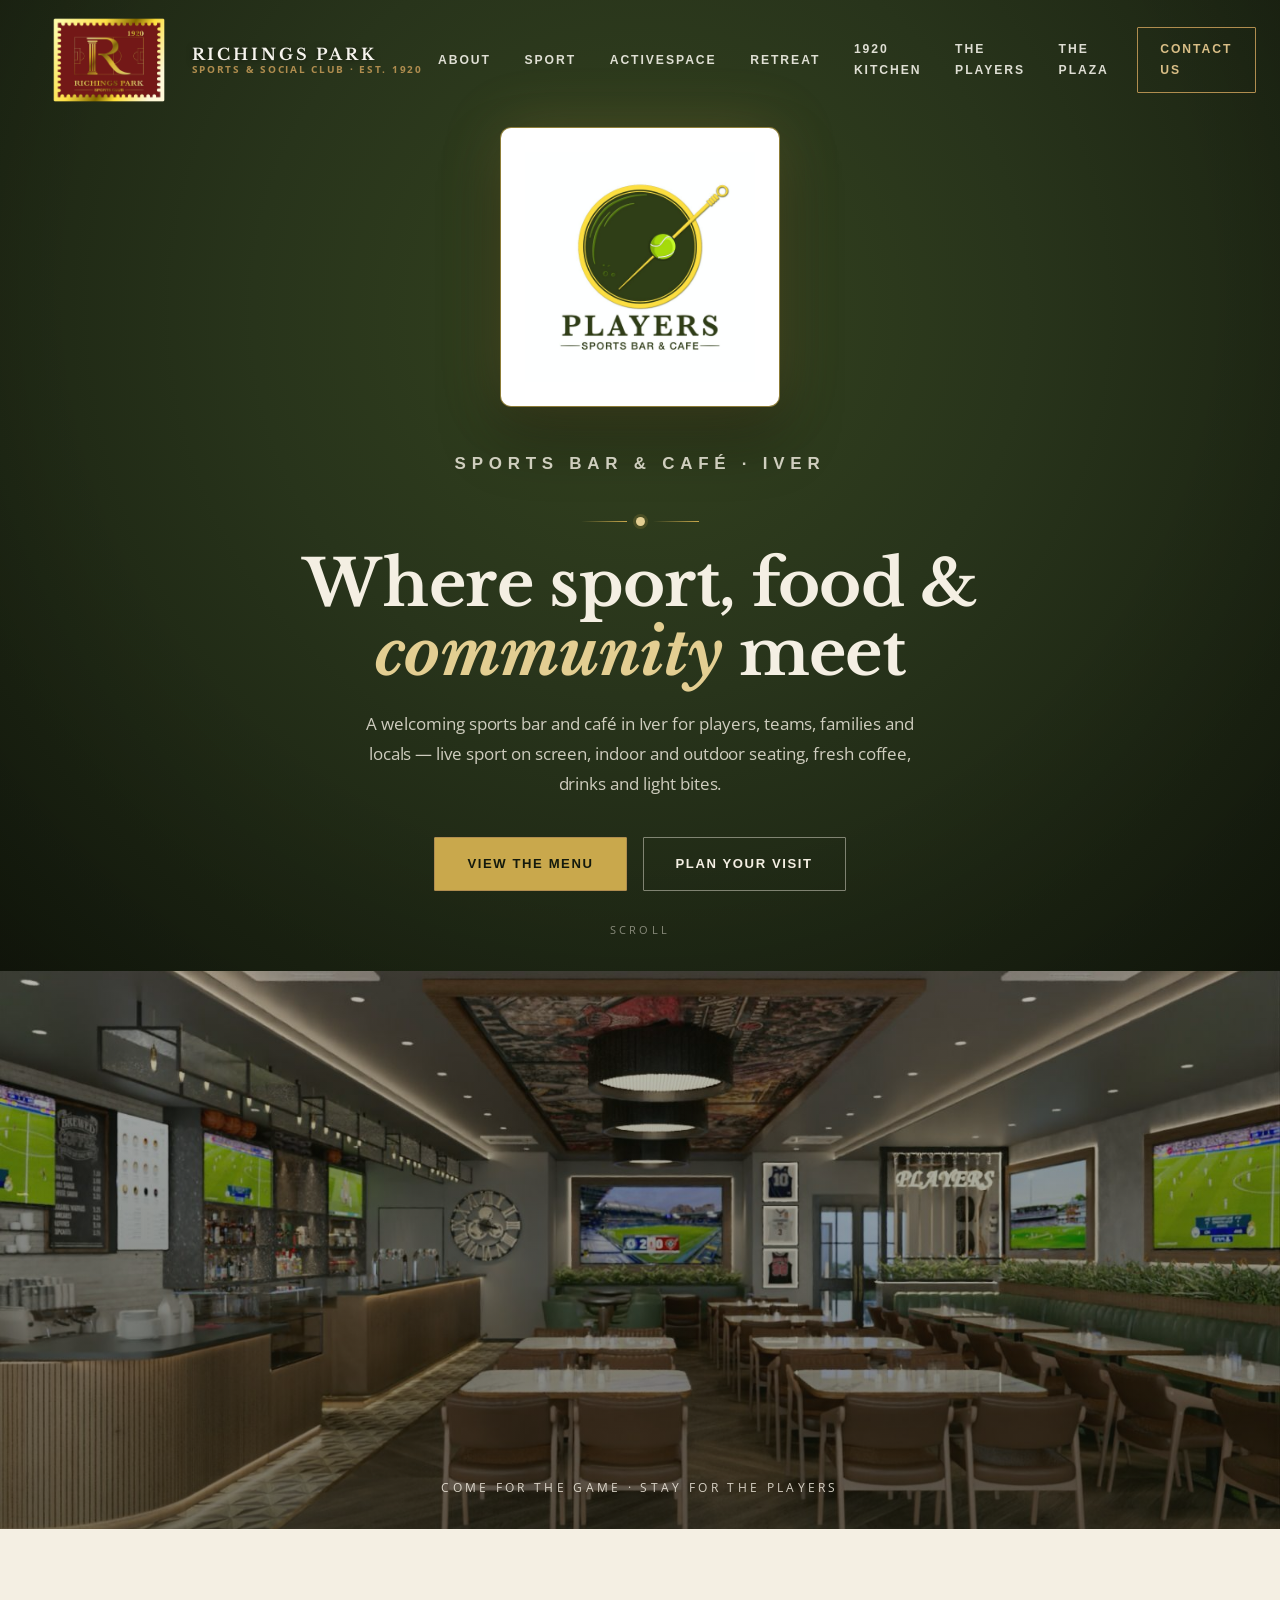
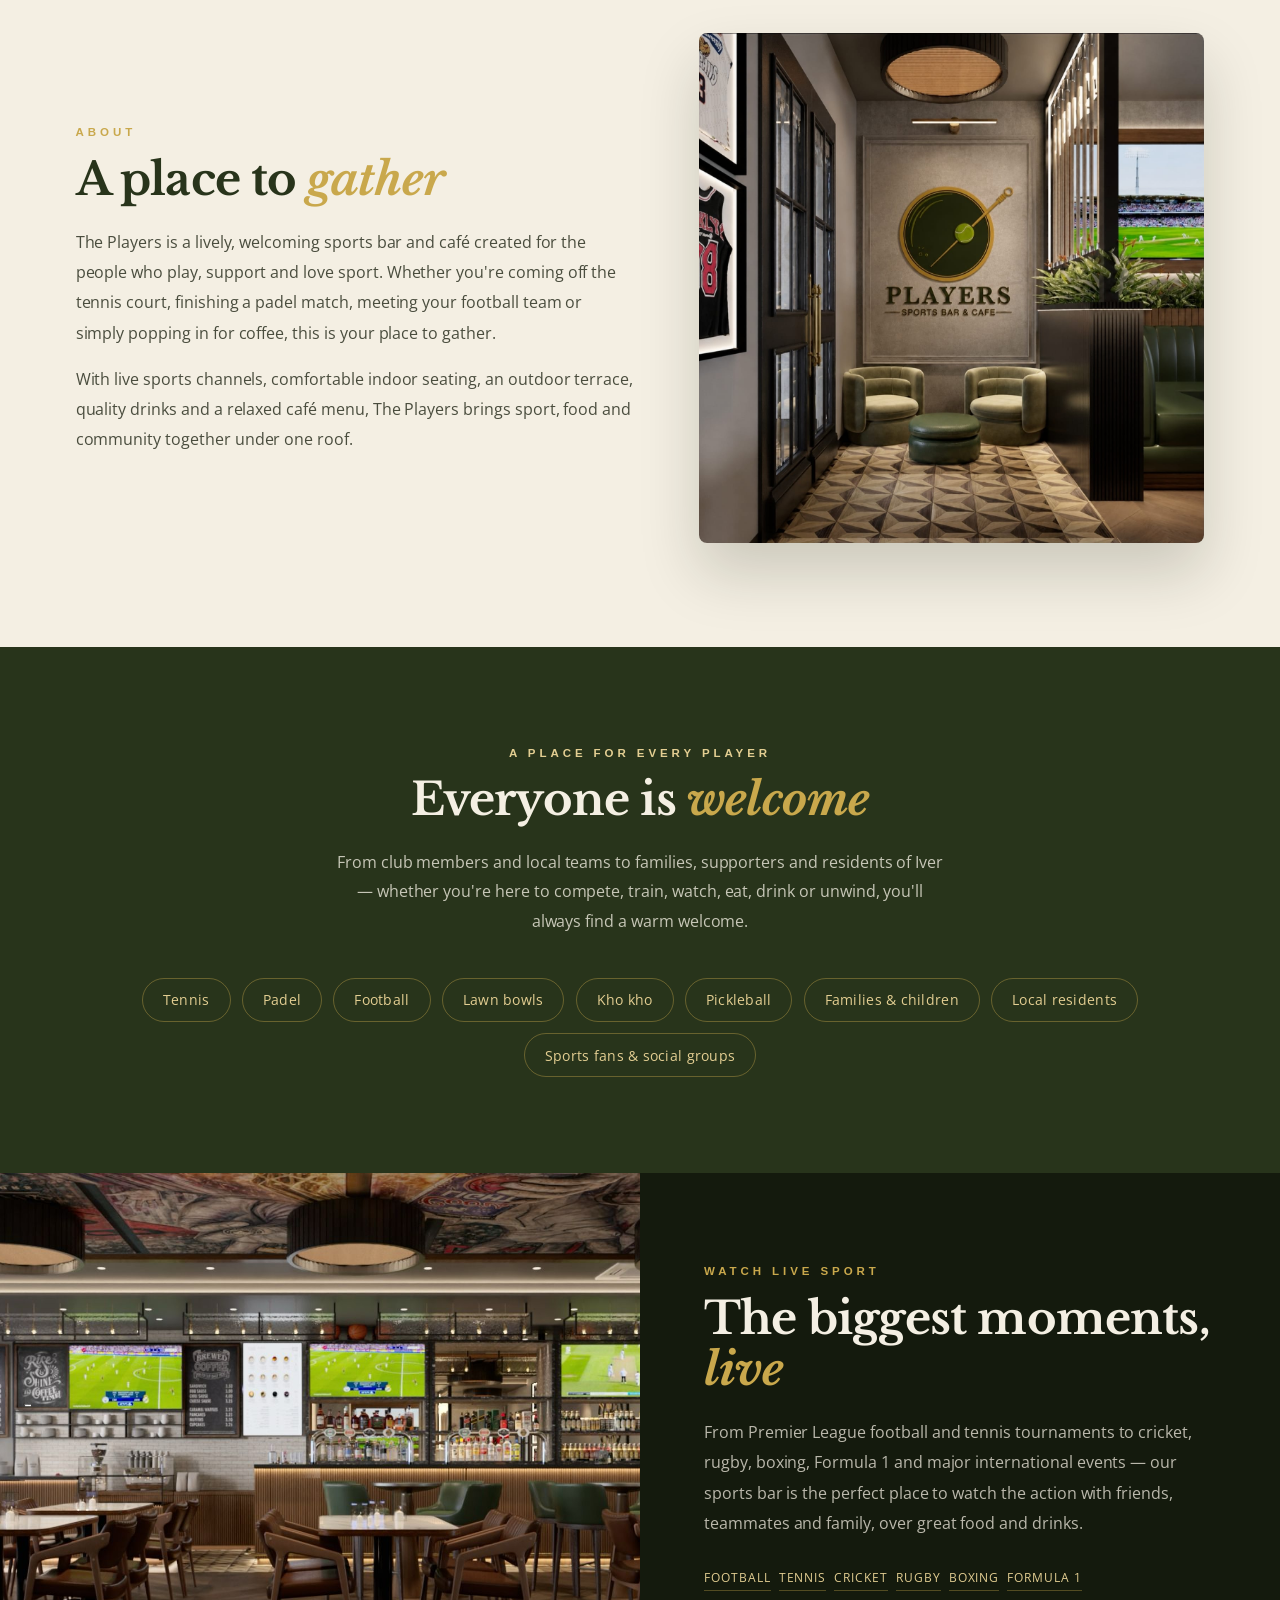
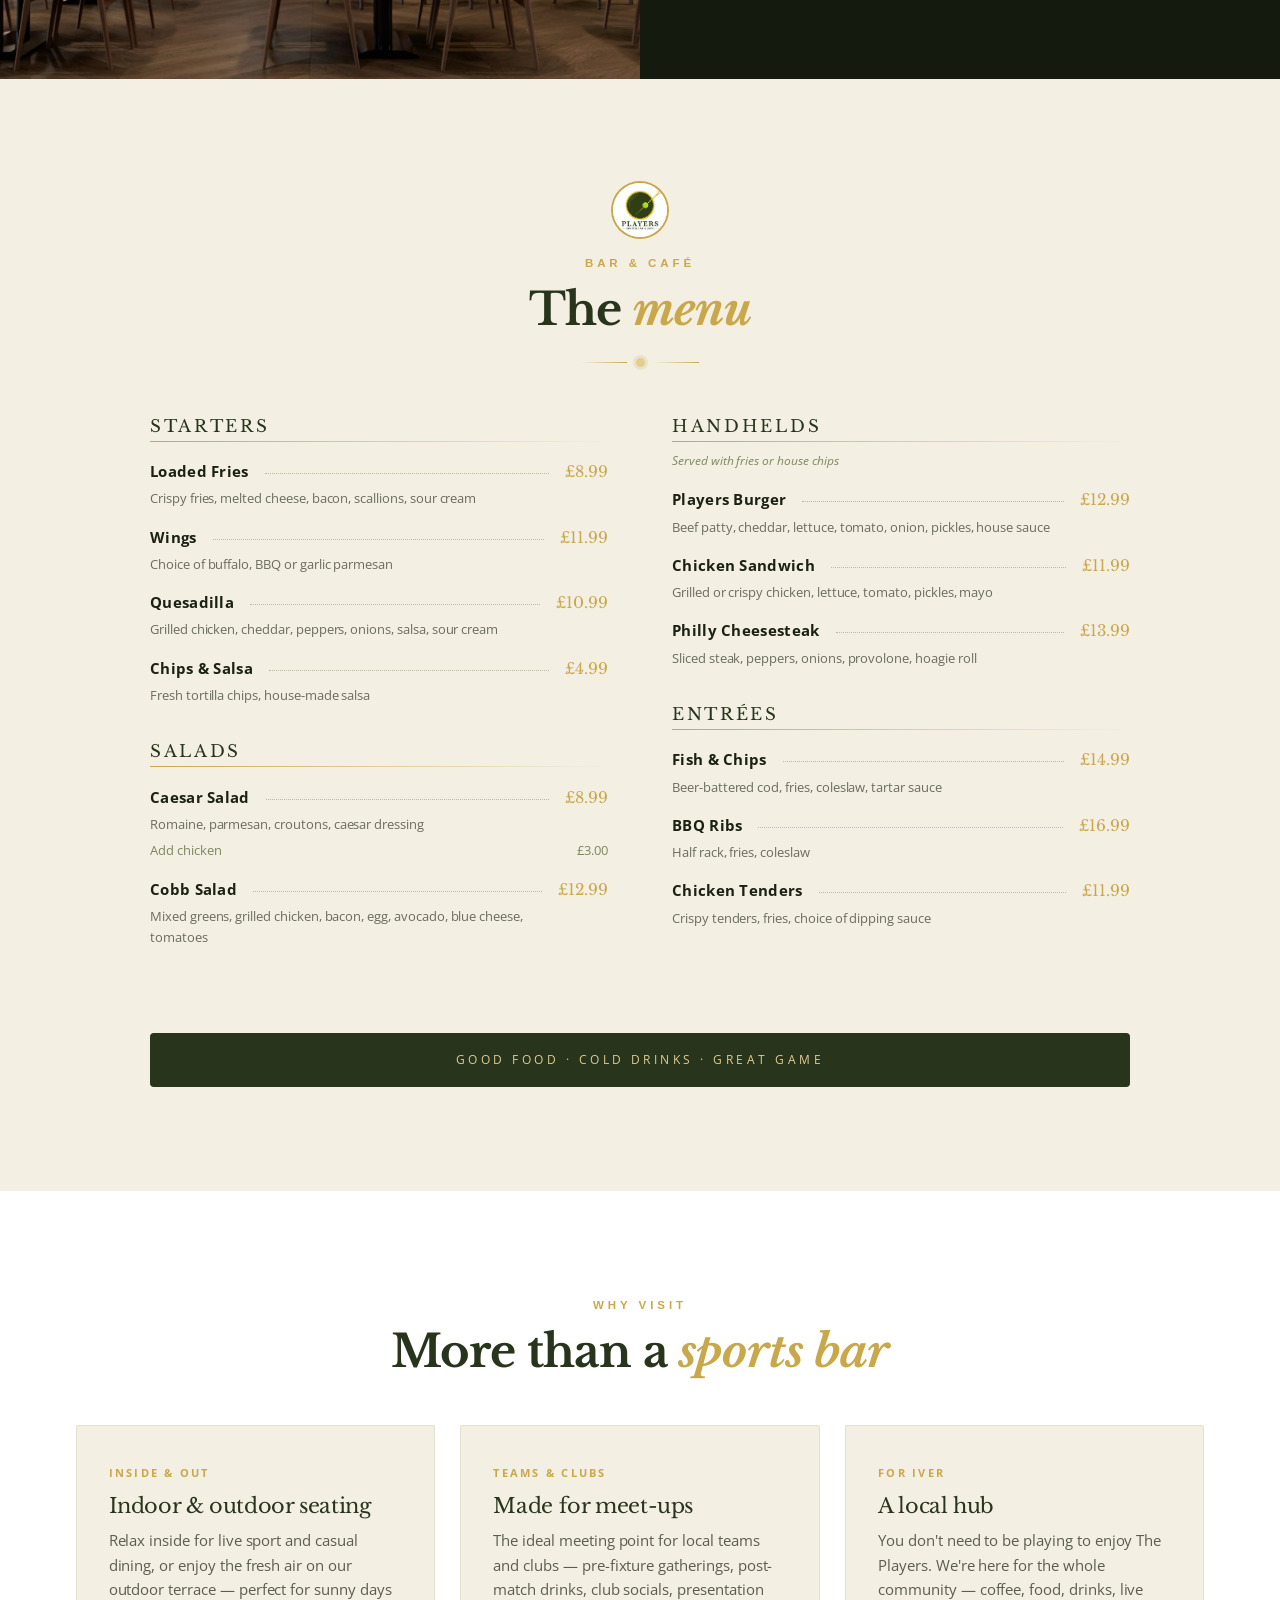
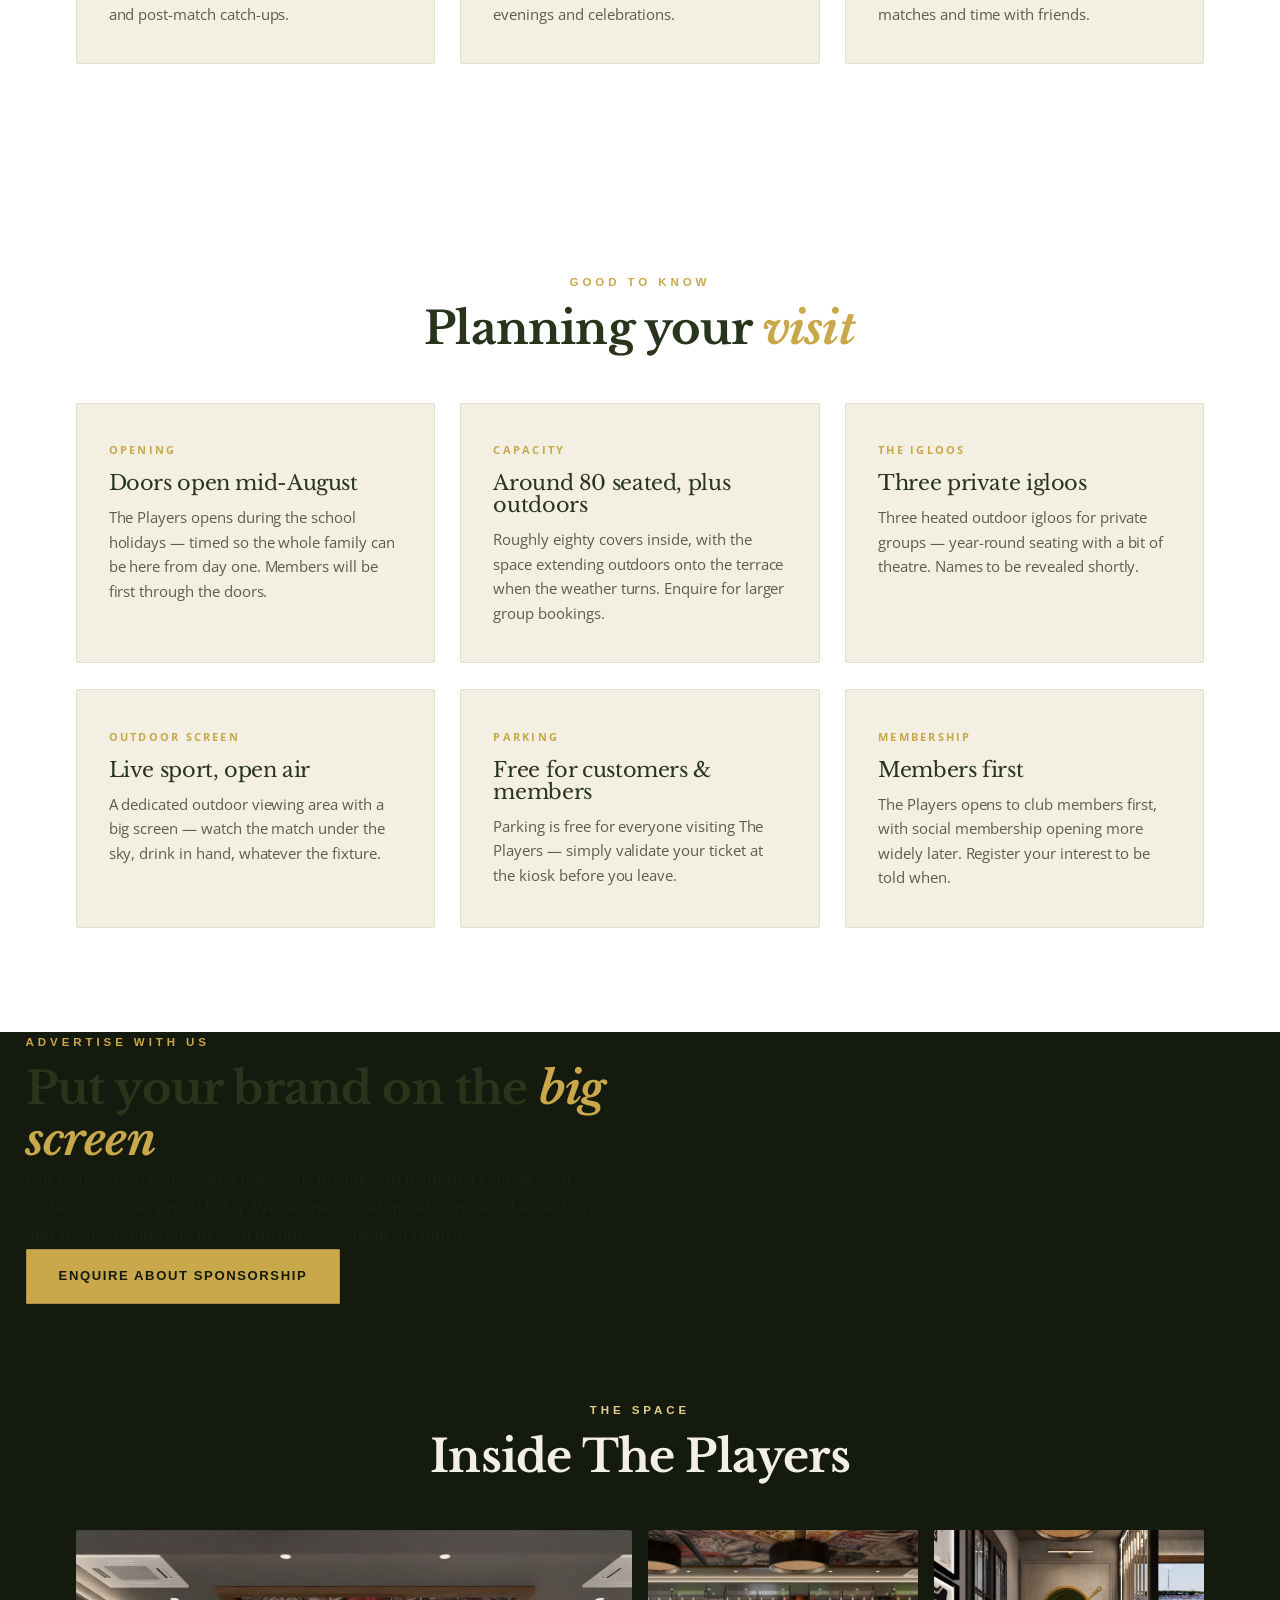
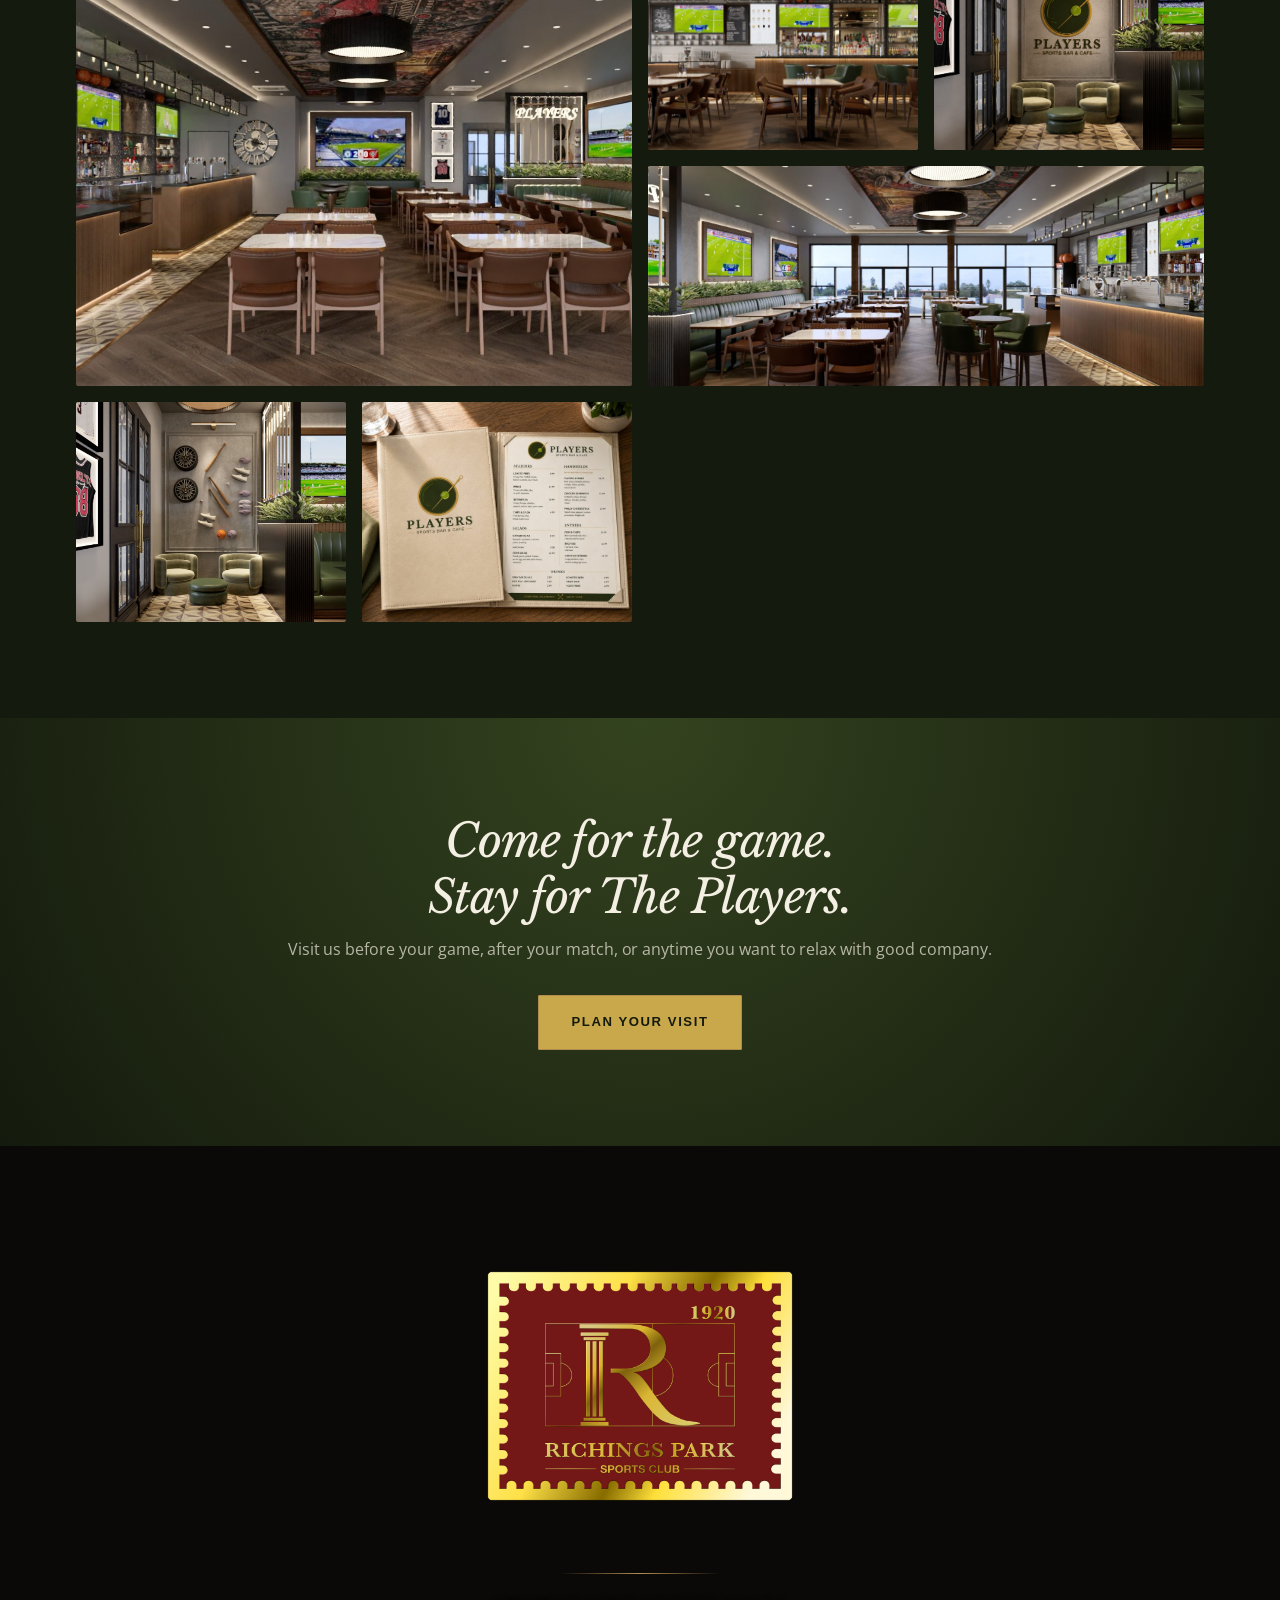
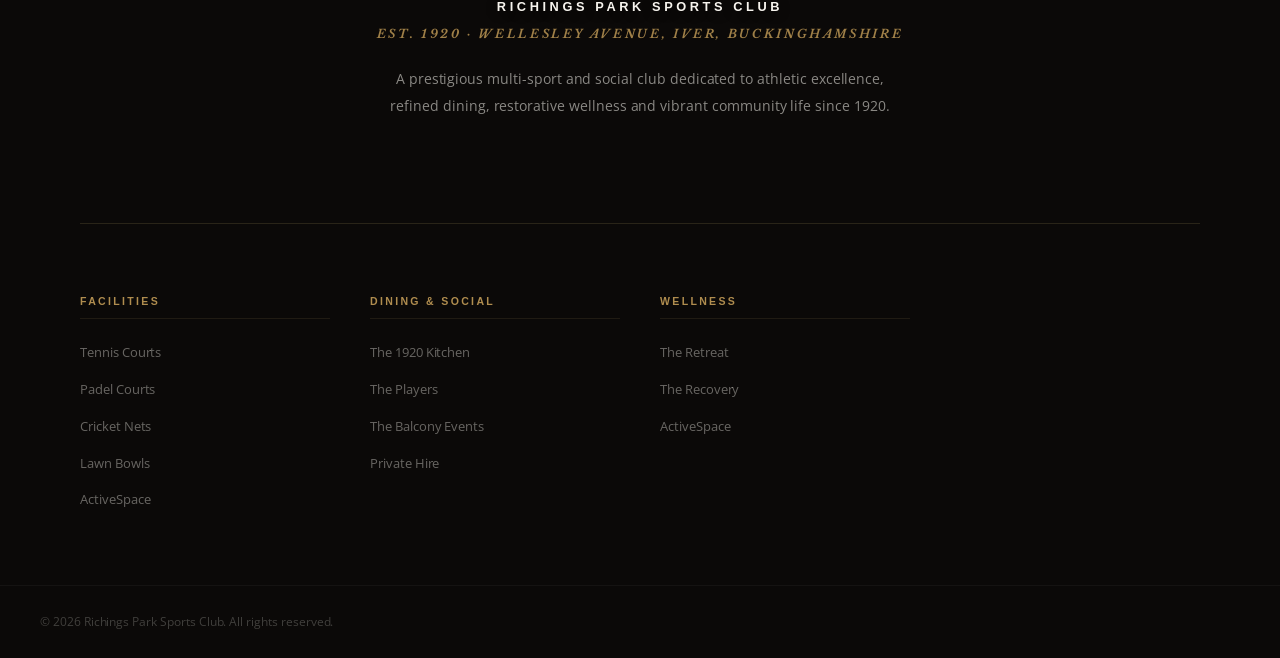
<file: players.html>
<!DOCTYPE html>
<html lang="en">
<head>
<meta charset="UTF-8">
<meta name="viewport" content="width=device-width, initial-scale=1.0">
<title>The Players — Sports Bar &amp; Café in Iver | Richings Park Sports Club</title>
<meta name="description" content="The Players is a sports bar and café in Iver — live sport on screen, indoor and outdoor seating, fresh coffee, drinks and light bites. Where sport, food and community meet.">
<link rel="preconnect" href="https://fonts.googleapis.com">
<link rel="preconnect" href="https://fonts.gstatic.com" crossorigin>
<link href="https://fonts.googleapis.com/css2?family=Libre+Baskerville:ital,wght@0,400;0,700;1,400&family=Open+Sans:wght@300;400;600;700&display=swap" rel="stylesheet">
<link rel="stylesheet" href="style.css?v=16">
    <link rel="stylesheet" href="refine.css?v=1">
<style>
/* ════ THE PLAYERS — brand-scoped tokens (green / gold / cream) ════ */
:root{
  --pl-green:#28341B; --pl-green-deep:#141a0d; --pl-ink:#1b2113;
  --pl-gold:#c9a84c; --pl-gold-soft:#e3ce92; --pl-cream:#f4efe3; --pl-sage:#7c875f;
}
.pl *{box-sizing:border-box}
.pl{font-family:'Open Sans',sans-serif;color:var(--pl-ink);overflow-x:hidden}

/* signature: the "skewer" — a gold line through a tennis-ball dot, echoing the logo */
.pl-skewer{display:flex;align-items:center;justify-content:center;gap:.55rem;margin:1.4rem 0}
.pl-skewer span{height:1px;width:46px;background:linear-gradient(90deg,transparent,var(--pl-gold))}
.pl-skewer span+span{background:linear-gradient(90deg,var(--pl-gold),transparent)}
.pl-skewer i{width:9px;height:9px;border-radius:50%;background:var(--pl-gold-soft);box-shadow:0 0 0 3px rgba(201,168,76,.18)}
.pl-eyebrow{font-size:.72rem;font-weight:700;letter-spacing:.34em;text-transform:uppercase;color:var(--pl-gold)}
.pl-wrap{max-width:1180px;margin:0 auto;padding:0 1.6rem}

/* reveal */
.pl-rise{opacity:0;transform:translateY(22px);transition:opacity .8s ease,transform .8s ease}
.pl-rise.in{opacity:1;transform:none}

/* ════ HERO ════ */
.pl-hero{position:relative;min-height:100vh;display:flex;align-items:center;justify-content:center;text-align:center;
  background:radial-gradient(circle at 50% 32%,#34431f,var(--pl-green) 42%,var(--pl-green-deep) 100%)}
.pl-hero::after{content:"";position:absolute;inset:0;opacity:.5;pointer-events:none;
  background:radial-gradient(circle at 50% 30%,transparent 60%,rgba(0,0,0,.45))}
.pl-hero__inner{position:relative;z-index:2;padding:8rem 1.5rem 5rem;max-width:760px}
.pl-plaque{display:inline-block;background:#fff;border-radius:10px;padding:1.5rem;margin-bottom:2.2rem;
  box-shadow:0 0 0 1px rgba(201,168,76,.6),0 0 60px rgba(201,168,76,.22),0 30px 60px rgba(0,0,0,.4);
  animation:plGlow 5s ease-in-out infinite alternate}
@keyframes plGlow{from{box-shadow:0 0 0 1px rgba(201,168,76,.5),0 0 40px rgba(201,168,76,.16),0 30px 60px rgba(0,0,0,.4)}
  to{box-shadow:0 0 0 1px rgba(201,168,76,.75),0 0 80px rgba(201,168,76,.30),0 30px 60px rgba(0,0,0,.45)}}
.pl-plaque img{display:block;width:230px;height:230px;object-fit:contain}
.pl-hero h1{font-family:'Libre Baskerville',serif;color:var(--pl-cream);font-weight:700;
  font-size:clamp(2.3rem,5.4vw,4rem);line-height:1.08;letter-spacing:-.01em;margin:0 0 1.4rem}
.pl-hero h1 em{color:var(--pl-gold-soft);font-style:italic}
.pl-hero p{color:rgba(244,239,227,.82);font-size:1.06rem;line-height:1.75;max-width:560px;margin:0 auto 2.4rem}
.pl-cta-row{display:flex;gap:1rem;justify-content:center;flex-wrap:wrap}
.pl-btn{display:inline-block;padding:.95rem 2rem;border-radius:3px;font-size:.82rem;font-weight:700;
  letter-spacing:.12em;text-transform:uppercase;text-decoration:none;transition:all .3s ease;cursor:pointer}
.pl-btn--gold{background:var(--pl-gold);color:var(--pl-green-deep)}
.pl-btn--gold:hover{background:var(--pl-gold-soft);transform:translateY(-2px)}
.pl-btn--ghost{border:1px solid rgba(244,239,227,.45);color:var(--pl-cream)}
.pl-btn--ghost:hover{border-color:var(--pl-gold);color:var(--pl-gold-soft)}
.pl-scroll{position:absolute;bottom:2rem;left:50%;transform:translateX(-50%);z-index:2;color:rgba(244,239,227,.5);
  font-size:.66rem;letter-spacing:.3em;text-transform:uppercase}

/* ════ ATMOSPHERE STRIP ════ */
.pl-strip{position:relative;height:62vh;min-height:420px;background:#000 center/cover no-repeat;
  background-image:url('images/players-dining-neon.jpg')}
.pl-strip::after{content:"";position:absolute;inset:0;background:linear-gradient(180deg,rgba(20,26,13,.25),rgba(20,26,13,.55))}
.pl-strip__cap{position:absolute;left:0;right:0;bottom:2rem;z-index:2;text-align:center;color:rgba(244,239,227,.85);
  font-size:.74rem;letter-spacing:.28em;text-transform:uppercase}

/* ════ ABOUT (cream, editorial split) ════ */
.pl-about{background:var(--pl-cream);padding:6.5rem 0}
.pl-split{display:grid;grid-template-columns:1.05fr .95fr;gap:4rem;align-items:center}
.pl-split__media img{width:100%;border-radius:8px;box-shadow:0 30px 60px rgba(20,26,13,.18);display:block}
.pl-h2{font-family:'Libre Baskerville',serif;font-weight:700;color:var(--pl-green);
  font-size:clamp(1.9rem,3.6vw,2.8rem);line-height:1.14;margin:.7rem 0 0}
.pl-h2 em{color:var(--pl-gold);font-style:italic}
.pl-body{color:#4a4d3e;font-size:1.02rem;line-height:1.85;margin:1.4rem 0 0}
.pl-body+.pl-body{margin-top:1rem}

/* ════ EVERY PLAYER (green, tags) ════ */
.pl-welcome{background:var(--pl-green);padding:6rem 0;text-align:center;position:relative}
.pl-welcome .pl-eyebrow{color:var(--pl-gold-soft)}
.pl-welcome .pl-h2{color:var(--pl-cream)}
.pl-welcome p.pl-lead{color:rgba(244,239,227,.78);max-width:620px;margin:1.4rem auto 0;font-size:1.02rem;line-height:1.8}
.pl-tags{display:flex;flex-wrap:wrap;gap:.7rem;justify-content:center;margin-top:2.6rem}
.pl-tag{border:1px solid rgba(201,168,76,.4);color:var(--pl-gold-soft);padding:.6rem 1.25rem;border-radius:40px;
  font-size:.85rem;letter-spacing:.02em;transition:all .3s ease}
.pl-tag:hover{background:rgba(201,168,76,.12);border-color:var(--pl-gold)}

/* ════ WATCH LIVE SPORT (dark feature) ════ */
.pl-watch{background:var(--pl-green-deep);padding:0;display:grid;grid-template-columns:1fr 1fr}
.pl-watch__media{background:center/cover no-repeat;background-image:url('images/players-bar-tvs.jpg');min-height:480px}
.pl-watch__text{padding:5.5rem 4rem;display:flex;flex-direction:column;justify-content:center}
.pl-watch__text .pl-h2{color:var(--pl-cream)}
.pl-watch__text .pl-body{color:rgba(244,239,227,.74)}
.pl-chiplist{display:flex;flex-wrap:wrap;gap:.5rem;margin-top:1.8rem}
.pl-chiplist span{font-size:.74rem;letter-spacing:.08em;text-transform:uppercase;color:var(--pl-gold-soft);
  border-bottom:1px solid rgba(201,168,76,.35);padding-bottom:.2rem}

/* ════ MENU ════ */
.pl-menu{background:var(--pl-cream);padding:6.5rem 0}
.pl-menu__head{text-align:center;margin-bottom:3.2rem}
.pl-menu__mark{width:54px;height:54px;border-radius:50%;object-fit:cover;margin:0 auto 1rem;display:block;
  box-shadow:0 0 0 2px var(--pl-gold)}
.pl-menu__grid{display:grid;grid-template-columns:1fr 1fr;gap:3rem 4rem;max-width:980px;margin:0 auto}
.pl-cat{margin-bottom:2.4rem}
.pl-cat__h{font-family:'Libre Baskerville',serif;font-size:1.05rem;letter-spacing:.16em;text-transform:uppercase;
  color:var(--pl-green);margin:0 0 .3rem}
.pl-cat__rule{height:1px;background:linear-gradient(90deg,var(--pl-gold),transparent);margin:0 0 1.1rem}
.pl-cat__note{font-size:.78rem;color:var(--pl-sage);font-style:italic;margin:-.6rem 0 1rem}
.pl-item{margin-bottom:1rem}
.pl-item__top{display:flex;justify-content:space-between;align-items:baseline;gap:1rem}
.pl-item__name{font-weight:700;color:var(--pl-ink);font-size:.96rem;letter-spacing:.02em}
.pl-item__dots{flex:1;border-bottom:1px dotted rgba(124,135,95,.5);transform:translateY(-3px)}
.pl-item__price{font-family:'Libre Baskerville',serif;color:var(--pl-gold);font-size:.96rem}
.pl-item__desc{font-size:.84rem;color:#6b6d5c;line-height:1.5;margin:.2rem 0 0;max-width:90%}
.pl-item--sub{display:flex;justify-content:space-between;font-size:.82rem;color:var(--pl-sage);margin:.3rem 0 0}
.pl-ribbon{margin-top:3rem;background:var(--pl-green);color:var(--pl-gold-soft);text-align:center;
  padding:1rem;border-radius:4px;font-size:.78rem;letter-spacing:.28em;text-transform:uppercase;max-width:980px;margin-left:auto;margin-right:auto}

/* ════ WHY VISIT (cards) ════ */
.pl-why{background:#fff;padding:6.5rem 0;text-align:center}
.pl-why__grid{display:grid;grid-template-columns:repeat(3,1fr);gap:1.6rem;margin-top:3rem;text-align:left}
.pl-card{background:var(--pl-cream);border:1px solid rgba(124,135,95,.16);border-radius:8px;padding:2.3rem 2rem;transition:all .35s ease}
.pl-card:hover{transform:translateY(-6px);box-shadow:0 24px 44px rgba(20,26,13,.12)}
.pl-card h3{font-family:'Libre Baskerville',serif;color:var(--pl-green);font-size:1.3rem;margin:0 0 .7rem}
.pl-card p{color:#5b5d4d;font-size:.93rem;line-height:1.65;margin:0}
.pl-card__k{font-size:.7rem;font-weight:700;letter-spacing:.2em;text-transform:uppercase;color:var(--pl-gold);display:block;margin-bottom:.8rem}

/* ════ GALLERY ════ */
.pl-gallery{background:var(--pl-green-deep);padding:6rem 0}
.pl-gallery .pl-eyebrow{color:var(--pl-gold-soft)}
.pl-gallery .pl-h2{color:var(--pl-cream);text-align:center}
.pl-gallery__head{text-align:center;margin-bottom:3rem}
.pl-ggrid{display:grid;grid-template-columns:repeat(4,1fr);grid-auto-rows:220px;gap:1rem}
.pl-gfig{position:relative;margin:0;overflow:hidden;border-radius:7px}
.pl-gfig img{width:100%;height:100%;object-fit:cover;display:block;transition:transform .7s ease;filter:saturate(1.02)}
.pl-gfig:hover img{transform:scale(1.07)}
.pl-gfig figcaption{position:absolute;left:0;right:0;bottom:0;padding:1.4rem 1rem .8rem;color:var(--pl-cream);
  font-size:.78rem;font-weight:600;letter-spacing:.02em;opacity:0;transform:translateY(8px);transition:all .35s ease;
  background:linear-gradient(180deg,transparent,rgba(10,14,6,.85))}
.pl-gfig:hover figcaption{opacity:1;transform:none}
.pl-gfig--w2{grid-column:span 2} .pl-gfig--h2{grid-row:span 2}

/* ════ CTA BAND ════ */
.pl-band{background:radial-gradient(circle at 50% 0,#34431f,var(--pl-green-deep));padding:6rem 1.5rem;text-align:center}
.pl-band h2{font-family:'Libre Baskerville',serif;color:var(--pl-cream);font-style:italic;
  font-size:clamp(1.8rem,4vw,2.9rem);line-height:1.2;margin:0 0 .6rem}
.pl-band p{color:rgba(244,239,227,.7);margin:0 0 2rem;font-size:1rem}

@media(max-width:860px){
  .pl-split,.pl-watch,.pl-menu__grid,.pl-why__grid{grid-template-columns:1fr}
  .pl-watch__media{min-height:300px}
  .pl-watch__text{padding:3.5rem 1.6rem}
  .pl-ggrid{grid-template-columns:repeat(2,1fr);grid-auto-rows:170px}
  .pl-gfig--w2,.pl-gfig--h2{grid-column:span 2;grid-row:span 1}
  .pl-gfig figcaption{opacity:1;transform:none}
}
@media(prefers-reduced-motion:reduce){.pl-rise{transition:none;opacity:1;transform:none}.pl-plaque{animation:none}}
</style>
</head>
<body class="pl">

<!-- ════ NAV ════ -->
<header class="nav" id="nav">
  <div class="nav__inner">
    <a href="index.html" class="nav__brand">
      <img src="images/logo.png" alt="Richings Park Sports Club" class="nav__logo">
      <div class="nav__brand-words">
        <span class="nav__brand-main">RICHINGS PARK</span>
        <span class="nav__brand-sub">Sports &amp; Social Club · Est. 1920</span>
      </div>
    </a>
    <button class="burger" id="burger" aria-label="Menu"><span></span><span></span><span></span></button>
    <nav class="nav__menu" id="navMenu">
            <a href="index.html#about"       class="nav__item">About</a>
            <a href="active-facilities.html" class="nav__item">Sport</a>
            <a href="activespace.html"       class="nav__item">ActiveSpace</a>
            <a href="retreat.html"           class="nav__item">Retreat</a>
            <a href="kitchen.html"           class="nav__item">1920 Kitchen</a>
            <a href="players.html"           class="nav__item nav__item--active">The Players</a>
            <a href="plaza.html"             class="nav__item">The Plaza</a>
            <a href="index.html#contact"     class="nav__book">Contact Us</a>
        </nav>
  </div>
</header>

<main>

  <!-- ════ HERO ════ -->
  <section class="pl-hero">
    <div class="pl-hero__inner">
      <div class="pl-plaque"><img src="images/players-logo.jpg" alt="The Players — Sports Bar & Café logo"></div>
      <p class="pl-eyebrow">Sports Bar &amp; Café · Iver</p>
      <div class="pl-skewer"><span></span><i></i><span></span></div>
      <h1>Where sport, food &amp; <em>community</em> meet</h1>
      <p>A welcoming sports bar and café in Iver for players, teams, families and locals — live sport on screen, indoor and outdoor seating, fresh coffee, drinks and light bites.</p>
      <div class="pl-cta-row">
        <a href="#menu" class="pl-btn pl-btn--gold">View the menu</a>
        <a href="index.html#contact" class="pl-btn pl-btn--ghost">Plan your visit</a>
      </div>
    </div>
    <div class="pl-scroll">Scroll</div>
  </section>

  <!-- ════ ATMOSPHERE STRIP ════ -->
  <section class="pl-strip">
    <p class="pl-strip__cap">Come for the game · Stay for The Players</p>
  </section>

  <!-- ════ ABOUT ════ -->
  <section class="pl-about">
    <div class="pl-wrap">
      <div class="pl-split">
        <div class="pl-rise">
          <p class="pl-eyebrow">About</p>
          <h2 class="pl-h2">A place to <em>gather</em></h2>
          <p class="pl-body">The Players is a lively, welcoming sports bar and café created for the people who play, support and love sport. Whether you're coming off the tennis court, finishing a padel match, meeting your football team or simply popping in for coffee, this is your place to gather.</p>
          <p class="pl-body">With live sports channels, comfortable indoor seating, an outdoor terrace, quality drinks and a relaxed café menu, The Players brings sport, food and community together under one roof.</p>
        </div>
        <div class="pl-split__media pl-rise"><img src="images/players-lounge.jpg" alt="Lounge seating beneath the framed Players logo with a live cricket view"></div>
      </div>
    </div>
  </section>

  <!-- ════ EVERY PLAYER ════ -->
  <section class="pl-welcome">
    <div class="pl-wrap pl-rise">
      <p class="pl-eyebrow">A place for every player</p>
      <h2 class="pl-h2">Everyone is <em>welcome</em></h2>
      <p class="pl-lead">From club members and local teams to families, supporters and residents of Iver — whether you're here to compete, train, watch, eat, drink or unwind, you'll always find a warm welcome.</p>
      <div class="pl-tags">
        <span class="pl-tag">Tennis</span>
        <span class="pl-tag">Padel</span>
        <span class="pl-tag">Football</span>
        <span class="pl-tag">Lawn bowls</span>
        <span class="pl-tag">Kho kho</span>
        <span class="pl-tag">Pickleball</span>
        <span class="pl-tag">Families &amp; children</span>
        <span class="pl-tag">Local residents</span>
        <span class="pl-tag">Sports fans &amp; social groups</span>
      </div>
    </div>
  </section>

  <!-- ════ WATCH LIVE SPORT ════ -->
  <section class="pl-watch">
    <div class="pl-watch__media" role="img" aria-label="The bar with live sport on multiple screens"></div>
    <div class="pl-watch__text pl-rise">
      <p class="pl-eyebrow">Watch live sport</p>
      <h2 class="pl-h2">The biggest moments, <em>live</em></h2>
      <p class="pl-body">From Premier League football and tennis tournaments to cricket, rugby, boxing, Formula 1 and major international events — our sports bar is the perfect place to watch the action with friends, teammates and family, over great food and drinks.</p>
      <div class="pl-chiplist">
        <span>Football</span><span>Tennis</span><span>Cricket</span><span>Rugby</span><span>Boxing</span><span>Formula 1</span>
      </div>
    </div>
  </section>

  <!-- ════ MENU ════ -->
  <section class="pl-menu" id="menu">
    <div class="pl-wrap">
      <div class="pl-menu__head pl-rise">
        <img src="images/players-logo.jpg" alt="" class="pl-menu__mark">
        <p class="pl-eyebrow">Bar &amp; Café</p>
        <h2 class="pl-h2">The <em>menu</em></h2>
        <div class="pl-skewer"><span></span><i></i><span></span></div>
      </div>
      <div class="pl-menu__grid pl-rise">
        <div>
          <div class="pl-cat">
            <h3 class="pl-cat__h">Starters</h3><div class="pl-cat__rule"></div>
            <div class="pl-item"><div class="pl-item__top"><span class="pl-item__name">Loaded Fries</span><span class="pl-item__dots"></span><span class="pl-item__price">£8.99</span></div><p class="pl-item__desc">Crispy fries, melted cheese, bacon, scallions, sour cream</p></div>
            <div class="pl-item"><div class="pl-item__top"><span class="pl-item__name">Wings</span><span class="pl-item__dots"></span><span class="pl-item__price">£11.99</span></div><p class="pl-item__desc">Choice of buffalo, BBQ or garlic parmesan</p></div>
            <div class="pl-item"><div class="pl-item__top"><span class="pl-item__name">Quesadilla</span><span class="pl-item__dots"></span><span class="pl-item__price">£10.99</span></div><p class="pl-item__desc">Grilled chicken, cheddar, peppers, onions, salsa, sour cream</p></div>
            <div class="pl-item"><div class="pl-item__top"><span class="pl-item__name">Chips &amp; Salsa</span><span class="pl-item__dots"></span><span class="pl-item__price">£4.99</span></div><p class="pl-item__desc">Fresh tortilla chips, house-made salsa</p></div>
          </div>
          <div class="pl-cat">
            <h3 class="pl-cat__h">Salads</h3><div class="pl-cat__rule"></div>
            <div class="pl-item"><div class="pl-item__top"><span class="pl-item__name">Caesar Salad</span><span class="pl-item__dots"></span><span class="pl-item__price">£8.99</span></div><p class="pl-item__desc">Romaine, parmesan, croutons, caesar dressing</p><div class="pl-item--sub"><span>Add chicken</span><span>£3.00</span></div></div>
            <div class="pl-item"><div class="pl-item__top"><span class="pl-item__name">Cobb Salad</span><span class="pl-item__dots"></span><span class="pl-item__price">£12.99</span></div><p class="pl-item__desc">Mixed greens, grilled chicken, bacon, egg, avocado, blue cheese, tomatoes</p></div>
          </div>
        </div>
        <div>
          <div class="pl-cat">
            <h3 class="pl-cat__h">Handhelds</h3><div class="pl-cat__rule"></div>
            <p class="pl-cat__note">Served with fries or house chips</p>
            <div class="pl-item"><div class="pl-item__top"><span class="pl-item__name">Players Burger</span><span class="pl-item__dots"></span><span class="pl-item__price">£12.99</span></div><p class="pl-item__desc">Beef patty, cheddar, lettuce, tomato, onion, pickles, house sauce</p></div>
            <div class="pl-item"><div class="pl-item__top"><span class="pl-item__name">Chicken Sandwich</span><span class="pl-item__dots"></span><span class="pl-item__price">£11.99</span></div><p class="pl-item__desc">Grilled or crispy chicken, lettuce, tomato, pickles, mayo</p></div>
            <div class="pl-item"><div class="pl-item__top"><span class="pl-item__name">Philly Cheesesteak</span><span class="pl-item__dots"></span><span class="pl-item__price">£13.99</span></div><p class="pl-item__desc">Sliced steak, peppers, onions, provolone, hoagie roll</p></div>
          </div>
          <div class="pl-cat">
            <h3 class="pl-cat__h">Entrées</h3><div class="pl-cat__rule"></div>
            <div class="pl-item"><div class="pl-item__top"><span class="pl-item__name">Fish &amp; Chips</span><span class="pl-item__dots"></span><span class="pl-item__price">£14.99</span></div><p class="pl-item__desc">Beer-battered cod, fries, coleslaw, tartar sauce</p></div>
            <div class="pl-item"><div class="pl-item__top"><span class="pl-item__name">BBQ Ribs</span><span class="pl-item__dots"></span><span class="pl-item__price">£16.99</span></div><p class="pl-item__desc">Half rack, fries, coleslaw</p></div>
            <div class="pl-item"><div class="pl-item__top"><span class="pl-item__name">Chicken Tenders</span><span class="pl-item__dots"></span><span class="pl-item__price">£11.99</span></div><p class="pl-item__desc">Crispy tenders, fries, choice of dipping sauce</p></div>
          </div>
        </div>
      </div>
      <p class="pl-ribbon">Good food · Cold drinks · Great game</p>
    </div>
  </section>

  <!-- ════ WHY VISIT ════ -->
  <section class="pl-why">
    <div class="pl-wrap">
      <div class="pl-rise">
        <p class="pl-eyebrow">Why visit</p>
        <h2 class="pl-h2">More than a <em>sports bar</em></h2>
      </div>
      <div class="pl-why__grid pl-rise">
        <div class="pl-card">
          <span class="pl-card__k">Inside &amp; out</span>
          <h3>Indoor &amp; outdoor seating</h3>
          <p>Relax inside for live sport and casual dining, or enjoy the fresh air on our outdoor terrace — perfect for sunny days and post-match catch-ups.</p>
        </div>
        <div class="pl-card">
          <span class="pl-card__k">Teams &amp; clubs</span>
          <h3>Made for meet-ups</h3>
          <p>The ideal meeting point for local teams and clubs — pre-fixture gatherings, post-match drinks, club socials, presentation evenings and celebrations.</p>
        </div>
        <div class="pl-card">
          <span class="pl-card__k">For Iver</span>
          <h3>A local hub</h3>
          <p>You don't need to be playing to enjoy The Players. We're here for the whole community — coffee, food, drinks, live matches and time with friends.</p>
        </div>
      </div>
    </div>
  </section>

  <!-- ════ GOOD TO KNOW ════ -->
  <section class="pl-why">
    <div class="pl-wrap">
      <div class="pl-rise">
        <p class="pl-eyebrow">Good to know</p>
        <h2 class="pl-h2">Planning your <em>visit</em></h2>
      </div>
      <div class="pl-why__grid pl-rise">
        <div class="pl-card">
          <span class="pl-card__k">Opening</span>
          <h3>Doors open mid-August</h3>
          <p>The Players opens during the school holidays — timed so the whole family can be here from day one. Members will be first through the doors.</p>
        </div>
        <div class="pl-card">
          <span class="pl-card__k">Capacity</span>
          <h3>Around 80 seated, plus outdoors</h3>
          <p>Roughly eighty covers inside, with the space extending outdoors onto the terrace when the weather turns. Enquire for larger group bookings.</p>
        </div>
        <div class="pl-card">
          <span class="pl-card__k">The igloos</span>
          <h3>Three private igloos</h3>
          <p>Three heated outdoor igloos for private groups — year-round seating with a bit of theatre. Names to be revealed shortly.</p>
        </div>
        <div class="pl-card">
          <span class="pl-card__k">Outdoor screen</span>
          <h3>Live sport, open air</h3>
          <p>A dedicated outdoor viewing area with a big screen — watch the match under the sky, drink in hand, whatever the fixture.</p>
        </div>
        <div class="pl-card">
          <span class="pl-card__k">Parking</span>
          <h3>Free for customers &amp; members</h3>
          <p>Parking is free for everyone visiting The Players — simply validate your ticket at the kiosk before you leave.</p>
        </div>
        <div class="pl-card">
          <span class="pl-card__k">Membership</span>
          <h3>Members first</h3>
          <p>The Players opens to club members first, with social membership opening more widely later. Register your interest to be told when.</p>
        </div>
      </div>
    </div>
  </section>

  <!-- ════ SPONSORSHIP ════ -->
  <section class="pl-watch">
    <div class="pl-wrap">
      <div class="pl-rise">
        <p class="pl-eyebrow">Advertise with us</p>
        <h2 class="pl-h2">Put your brand on the <em>big screen</em></h2>
        <p>Our outdoor screening area puts your business in front of a captive local audience on every match day. We're opening a limited number of advertising and sponsorship slots to local businesses ahead of launch.</p>
        <a href="index.html#contact" class="pl-btn pl-btn--gold">Enquire about sponsorship</a>
      </div>
    </div>
  </section>

  <!-- ════ GALLERY ════ -->
  <section class="pl-gallery">
    <div class="pl-wrap">
      <div class="pl-gallery__head pl-rise">
        <p class="pl-eyebrow">The space</p>
        <h2 class="pl-h2">Inside The Players</h2>
      </div>
      <div class="pl-ggrid pl-rise">
        <figure class="pl-gfig pl-gfig--w2 pl-gfig--h2"><img src="images/players-dining-neon.jpg" alt="Dining room with the Players neon sign and live sport screens" loading="lazy"><figcaption>The dining room</figcaption></figure>
        <figure class="pl-gfig"><img src="images/players-bar-tvs.jpg" alt="The bar with live sport on screen" loading="lazy"><figcaption>The bar</figcaption></figure>
        <figure class="pl-gfig"><img src="images/players-lounge.jpg" alt="Lounge seating beneath the framed logo" loading="lazy"><figcaption>Logo lounge</figcaption></figure>
        <figure class="pl-gfig pl-gfig--w2"><img src="images/players-dining-windows.jpg" alt="Light-filled dining area with full-height windows" loading="lazy"><figcaption>Garden-side dining</figcaption></figure>
        <figure class="pl-gfig"><img src="images/players-memorabilia.jpg" alt="Sports memorabilia feature wall with lounge seating" loading="lazy"><figcaption>Memorabilia nook</figcaption></figure>
        <figure class="pl-gfig"><img src="images/players-menu.jpg" alt="The Players printed menu" loading="lazy"><figcaption>The menu</figcaption></figure>
      </div>
    </div>
  </section>

  <!-- ════ CTA BAND ════ -->
  <section class="pl-band">
    <div class="pl-rise">
      <h2>Come for the game.<br>Stay for The Players.</h2>
      <p>Visit us before your game, after your match, or anytime you want to relax with good company.</p>
      <a href="index.html#contact" class="pl-btn pl-btn--gold">Plan your visit</a>
    </div>
  </section>

</main>

<!-- ════ FOOTER ════ -->
<footer class="footer">
  <div class="footer__top">
    <div class="wrap">
      <div class="footer__logo-hero">
        <img src="images/logo.png" alt="Richings Park Sports Club Official Crest" class="footer__logo-big">
        <div class="footer__logo-rule" aria-hidden="true"></div>
        <h3 class="footer__club-name">RICHINGS PARK SPORTS CLUB</h3>
        <p class="footer__club-tagline">Est. 1920 · Wellesley Avenue, Iver, Buckinghamshire</p>
        <p class="footer__about">A prestigious multi-sport and social club dedicated to athletic excellence, refined dining, restorative wellness and vibrant community life since 1920.</p>
      </div>
      <div class="footer__links">
        <div>
          <h4>Facilities</h4>
          <ul><li><a href="index.html#facilities">Tennis Courts</a></li><li><a href="index.html#facilities">Padel Courts</a></li><li><a href="index.html#facilities">Cricket Nets</a></li><li><a href="index.html#facilities">Lawn Bowls</a></li><li><a href="activespace.html">ActiveSpace</a></li></ul>
        </div>
        <div>
          <h4>Dining &amp; Social</h4>
          <ul><li><a href="index.html#dining">The 1920 Kitchen</a></li><li><a href="players.html">The Players</a></li><li><a href="index.html#contact">The Balcony Events</a></li><li><a href="index.html#contact">Private Hire</a></li></ul>
        </div>
        <div>
          <h4>Wellness</h4>
          <ul><li><a href="index.html#wellness">The Retreat</a></li><li><a href="index.html#wellness">The Recovery</a></li><li><a href="activespace.html">ActiveSpace</a></li></ul>
        </div>
      </div>
    </div>
  </div>
  <div class="footer__bottom">
    <div class="wrap footer__bottom-row">
      <p>© 2026 Richings Park Sports Club. All rights reserved.</p>
    </div>
  </div>
</footer>

<script>
(function(){
  'use strict';
  var nav=document.getElementById('nav');
  window.addEventListener('scroll',function(){nav.classList.toggle('nav--on',window.scrollY>20);},{passive:true});
  var burger=document.getElementById('burger'),menu=document.getElementById('navMenu');
  burger.addEventListener('click',function(){var o=menu.classList.toggle('menu--open');burger.classList.toggle('burger--open',o);});

  // scroll reveal
  var rise=document.querySelectorAll('.pl-rise');
  if('IntersectionObserver' in window){
    var io=new IntersectionObserver(function(es){es.forEach(function(e){if(e.isIntersecting){e.target.classList.add('in');io.unobserve(e.target);}});},{threshold:.14});
    rise.forEach(function(el){io.observe(el);});
  } else { rise.forEach(function(el){el.classList.add('in');}); }
}());
</script>
</body>
</html>
</file>
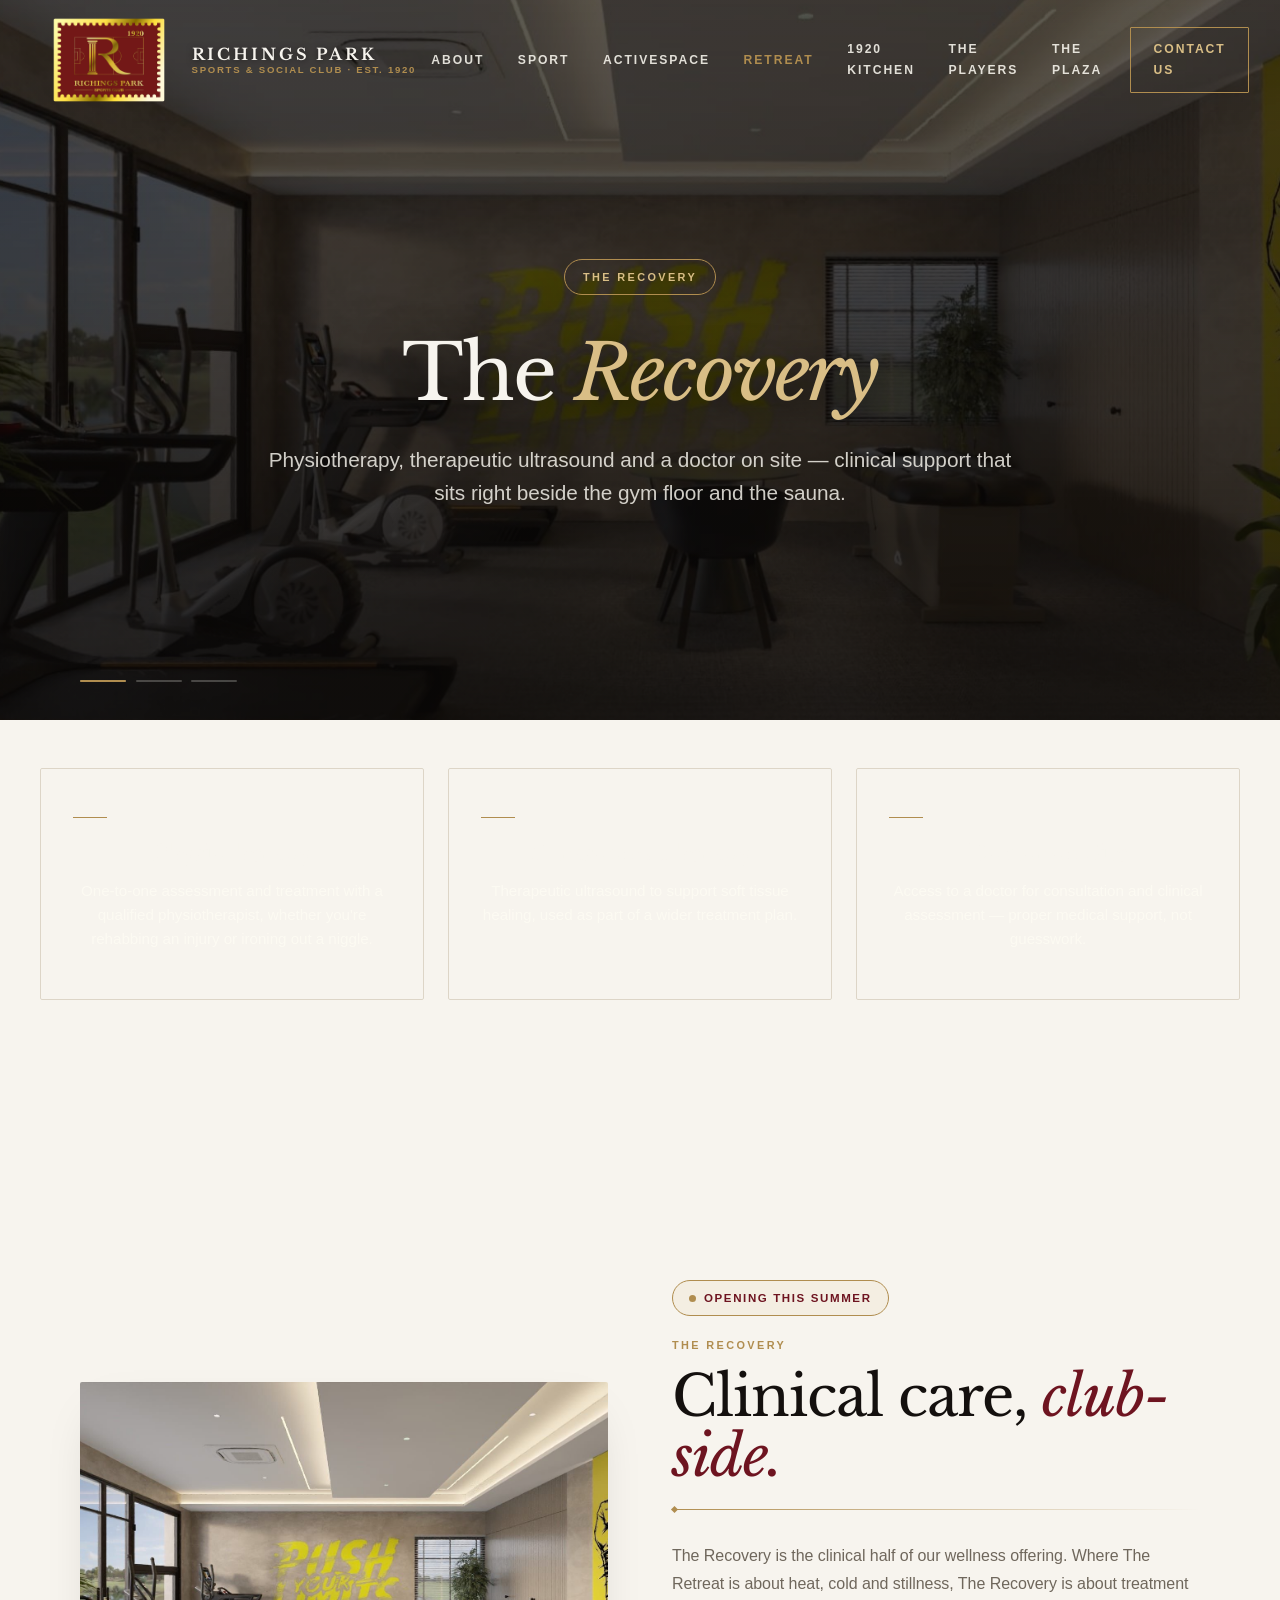
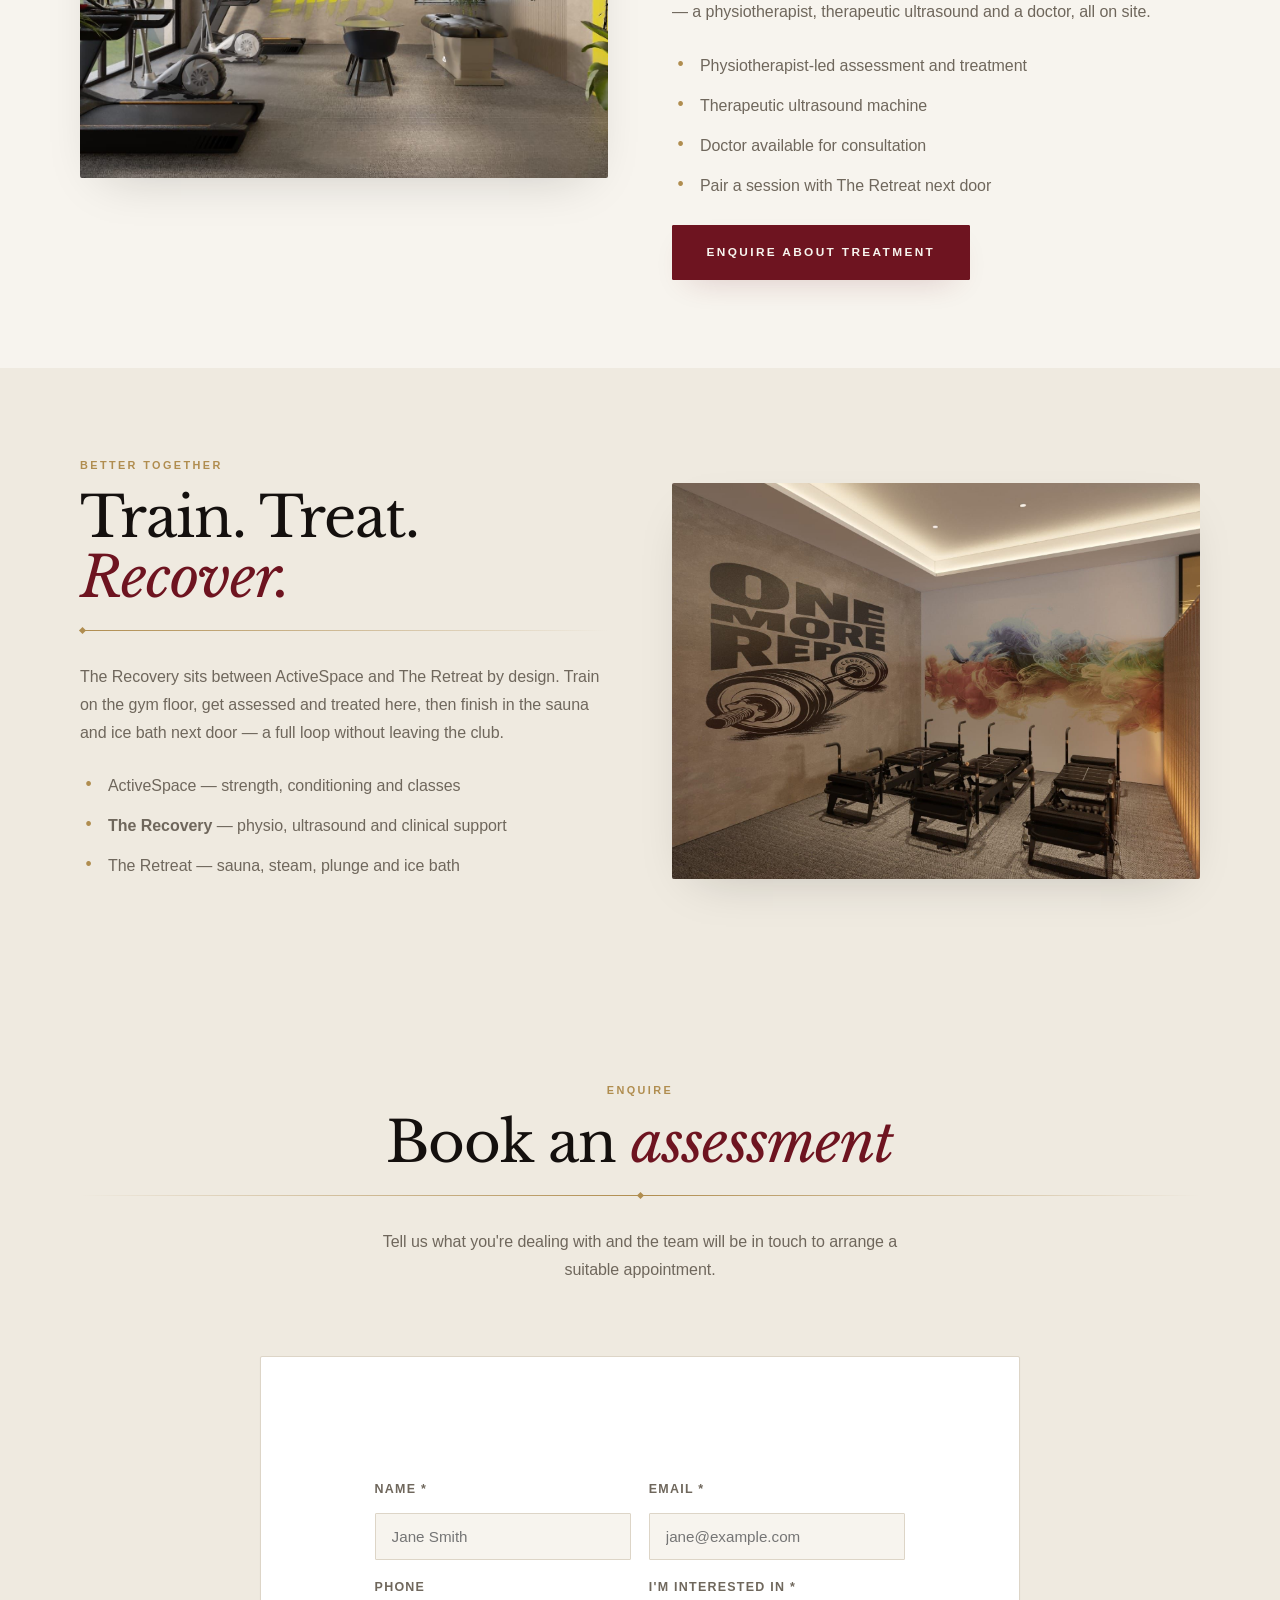
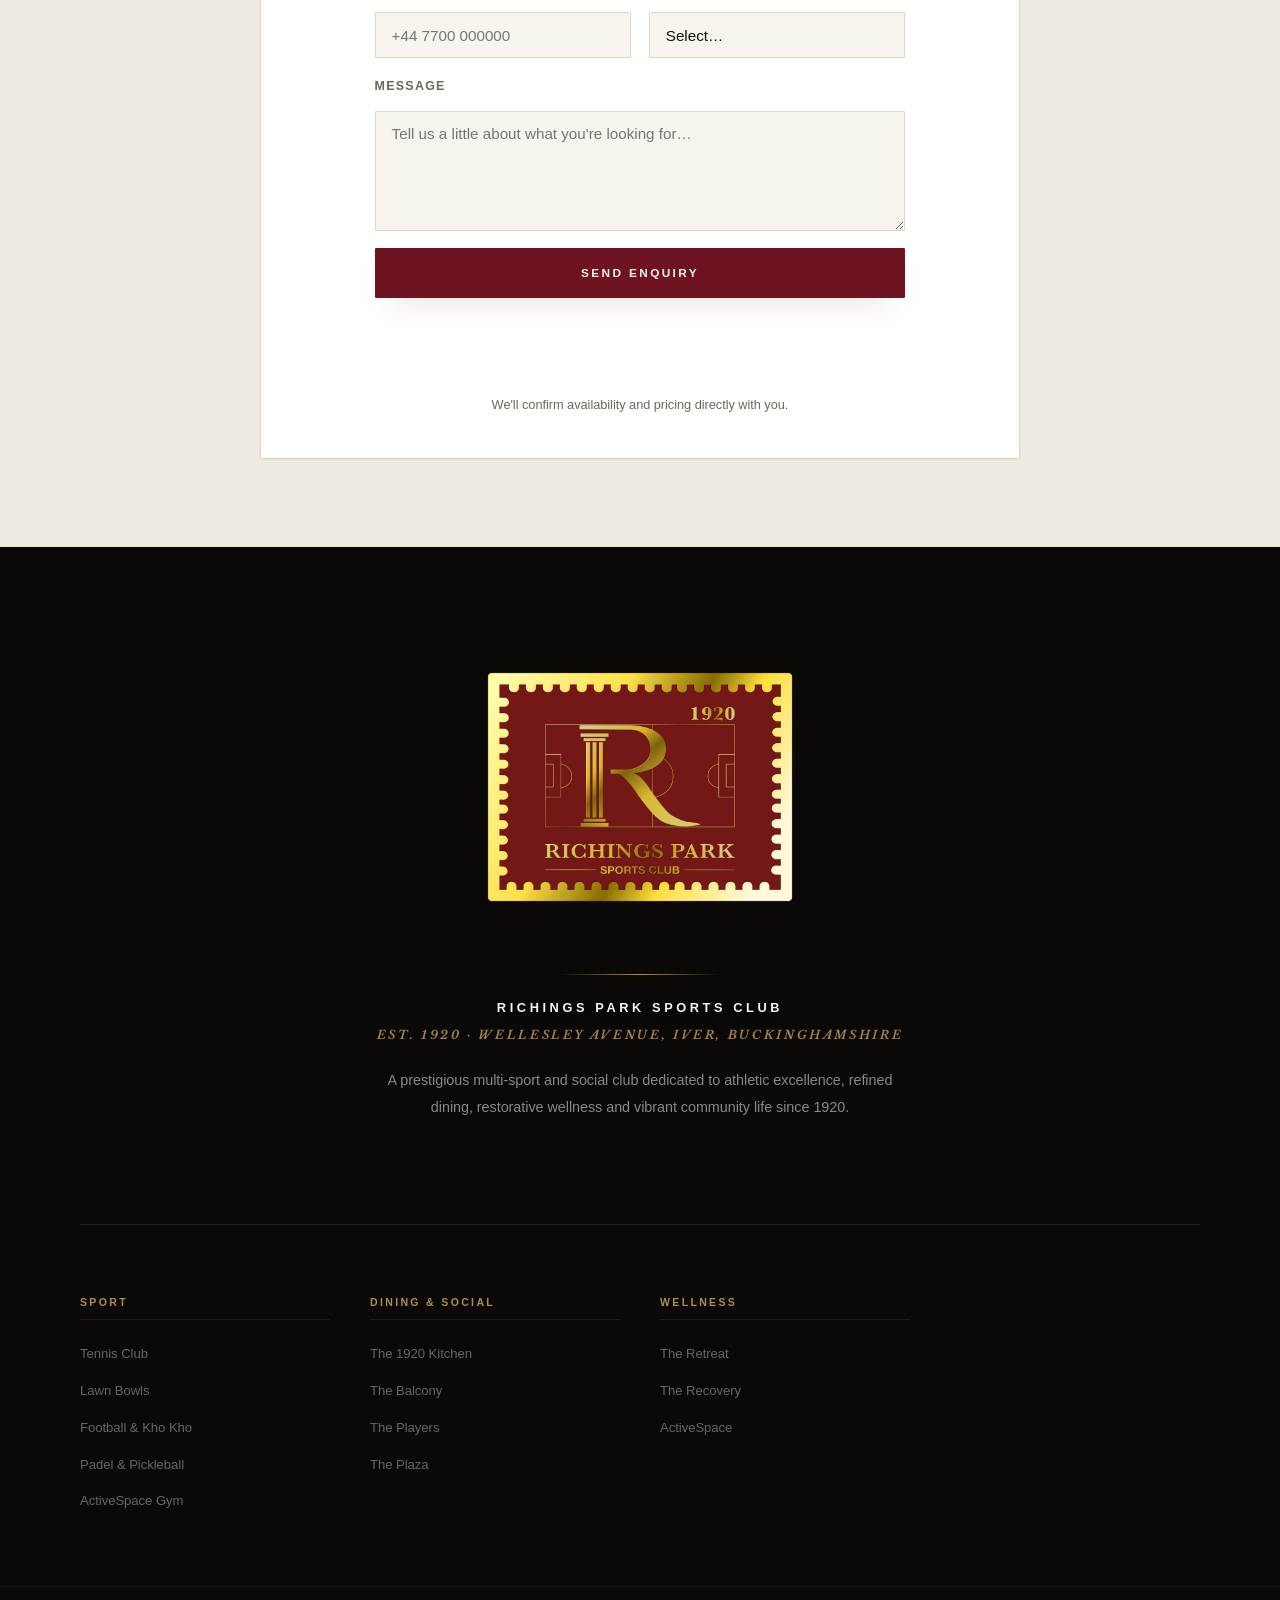
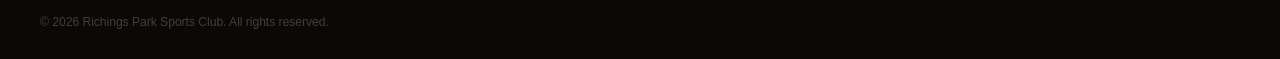
<file: recovery.html>
<!DOCTYPE html>
<html lang="en">
<head>
    <meta charset="UTF-8">
    <meta name="viewport" content="width=device-width, initial-scale=1.0">
    <title>The Recovery | Physiotherapy &amp; Clinical Support | Richings Park Sports Club</title>
    <meta name="description" content="The Recovery at Richings Park Sports Club — physiotherapy, therapeutic ultrasound and a doctor on site. Clinical treatment alongside the gym and The Retreat.">
    <link rel="preconnect" href="https://fonts.googleapis.com">
    <link rel="preconnect" href="https://fonts.gstatic.com" crossorigin>
    <link href="https://fonts.googleapis.com/css2?family=Libre+Baskerville:ital,wght@0,400;0,700;1,400&family=Open+Sans:wght@300;400;600;700&display=swap" rel="stylesheet">
    <link rel="stylesheet" href="style.css?v=16">
    <link rel="stylesheet" href="refine.css?v=1">
    <link rel="stylesheet" href="hero-slider.css?v=1">
    <style>
        .nav__menu .nav__item--active { color: var(--G); }

        /* reveal */
        .rv{opacity:0;transform:translateY(26px);transition:opacity .8s var(--ease),transform .8s var(--ease)}
        .rv.is-in{opacity:1;transform:none}

        /* split section */
        .split{padding:5.5rem 0}
        .split--alt{background:var(--Iw)}
        .split__layout{display:grid;grid-template-columns:1fr 1fr;gap:4rem;align-items:center}
        .split__media{border-radius:6px;overflow:hidden;box-shadow:var(--shL)}
        .split__media img{width:100%;aspect-ratio:4/3;object-fit:cover;transition:transform 1s var(--ease)}
        .split__media:hover img{transform:scale(1.04)}
        .split--rev .split__media{order:2}
        .split__list{margin:1.6rem 0}
        .split__list li{position:relative;padding-left:1.75rem;margin-bottom:.8rem;color:var(--M)}
        .split__list li::before{content:"\2022";position:absolute;left:.35rem;top:-2px;color:var(--G);font-size:1.1rem}

        /* soft status pill */
        .status{display:inline-flex;align-items:center;gap:.5rem;padding:.45rem 1rem;border:1px solid var(--G);border-radius:100px;font-size:.72rem;letter-spacing:.14em;text-transform:uppercase;color:var(--C);font-weight:600;background:rgba(211,185,115,.1);margin-bottom:1.2rem}
        .status--soon{color:var(--M);border-color:var(--Im)}
        .status__dot{width:7px;height:7px;border-radius:50%;background:var(--G)}

        /* amenity grid */
        .amen{padding:5.5rem 0}
        .amen__grid{display:grid;grid-template-columns:repeat(auto-fit,minmax(230px,1fr));gap:1.5rem;margin-top:3rem}
        .acard{background:#fff;border:1px solid var(--Im);border-radius:6px;padding:2rem 1.6rem;transition:transform .4s var(--ease),box-shadow .4s var(--ease),border-color .4s}
        .acard:hover{transform:translateY(-6px);box-shadow:var(--shL);border-color:var(--G)}
        .acard__icon{font-size:1.9rem;margin-bottom:.9rem;display:block}
        .acard h4{font-family:var(--fH);font-size:1.12rem;color:var(--V);margin-bottom:.5rem}
        .acard p{font-size:.88rem;color:var(--M);line-height:1.7}
        .acard--soon{background:var(--Iw);border-style:dashed}
        .acard--soon h4{color:var(--M)}

        /* stat strip */
        .strip{padding:4rem 0;background:var(--V);color:var(--I)}
        .strip__grid{display:grid;grid-template-columns:repeat(auto-fit,minmax(180px,1fr));gap:2rem;text-align:center}
        .strip__n{font-family:var(--fH);font-size:2.2rem;color:var(--G);line-height:1.15}
        .strip__l{font-size:.72rem;letter-spacing:.16em;text-transform:uppercase;color:var(--Im);opacity:.75;margin-top:.6rem}

        /* enquiry */
        .enq{padding:5.5rem 0;background:var(--Iw)}
        .enq__panel{max-width:760px;margin:2.5rem auto 0;background:#fff;border:1px solid var(--Im);border-radius:6px;padding:2.6rem;box-shadow:var(--sh)}
        .enq__panel .cform__group{margin-bottom:1.1rem}
        .enq__panel label{display:block;font-size:.78rem;letter-spacing:.1em;text-transform:uppercase;color:var(--M);font-weight:600;margin-bottom:.45rem}
        .enq__panel input,.enq__panel select,.enq__panel textarea{width:100%;padding:.85rem 1rem;border:1px solid var(--Im);border-radius:3px;background:var(--I);color:var(--V);font-size:.95rem;transition:border-color .25s}
        .enq__panel input:focus,.enq__panel select:focus,.enq__panel textarea:focus{outline:none;border-color:var(--G)}
        .enq__panel textarea{min-height:120px;resize:vertical}
        .enq__row{display:grid;grid-template-columns:1fr 1fr;gap:1.1rem}
        .enq__note{font-size:.8rem;color:var(--M);margin-top:1rem;text-align:center}

        @media(max-width:900px){
            .split__layout{grid-template-columns:1fr;gap:2.5rem}
            .split--rev .split__media{order:-1}
            .enq__row{grid-template-columns:1fr}
            .enq__panel{padding:1.8rem}
        }
    </style>
</head>
<body>

<header class="nav" id="nav">
    <div class="nav__inner">
        <a href="index.html" class="nav__brand">
            <img src="images/logo.png" alt="Richings Park Sports Club" class="nav__logo">
            <div class="nav__brand-words">
                <span class="nav__brand-main">RICHINGS PARK</span>
                <span class="nav__brand-sub">Sports &amp; Social Club &middot; Est. 1920</span>
            </div>
        </a>
        <button class="burger" id="burger" aria-label="Menu"><span></span><span></span><span></span></button>
        <nav class="nav__menu" id="navMenu">
            <a href="index.html#about"       class="nav__item">About</a>
            <a href="active-facilities.html" class="nav__item">Sport</a>
            <a href="activespace.html"       class="nav__item">ActiveSpace</a>
            <a href="retreat.html"           class="nav__item nav__item--active">Retreat</a>
            <a href="kitchen.html"           class="nav__item">1920 Kitchen</a>
            <a href="players.html"           class="nav__item">The Players</a>
            <a href="plaza.html"             class="nav__item">The Plaza</a>
            <a href="index.html#contact"     class="nav__book">Contact Us</a>
        </nav>
    </div>
</header>

<main>
    <section class="tennis-hero" data-slider data-dwell="6500">
        <div class="tennis-hero__bg">
                <div class="hero__slide">
                    <img src="images/activespace-cardio.jpg" alt="The Recovery at Richings Park Sports Club" class="hero__bg-img" fetchpriority="high">
                </div>
                <div class="hero__slide">
                    <img src="images/activespace-reformers.jpg" alt="Reformer studio" class="hero__bg-img" decoding="async">
                </div>
                <div class="hero__slide">
                    <img src="images/activespace-reception.jpg" alt="Reception" class="hero__bg-img" decoding="async">
                </div>
            <div class="tennis-hero__veil"></div>
        </div>
        <div class="hero__slider-ui">
            <div class="hero__ticks" aria-label="Hero image navigation"></div>
        </div>
        <div class="tennis-hero__content">
            <span class="tennis-hero__badge">The Recovery</span>
            <h1>The <em>Recovery</em></h1>
            <p>Physiotherapy, therapeutic ultrasound and a doctor on site &mdash; clinical support that sits right beside the gym floor and the sauna.</p>
        </div>
    </section>

    <section class="tennis-features">
        <div class="tf-grid">
            <div class="tf-card" style="animation-delay:0s">
                <div class="tf-icon"></div>
                <h3>Physiotherapy</h3>
                <p>One-to-one assessment and treatment with a qualified physiotherapist, whether you're rehabbing an injury or ironing out a niggle.</p>
            </div>
            <div class="tf-card" style="animation-delay:0.1s">
                <div class="tf-icon"></div>
                <h3>Ultrasound Therapy</h3>
                <p>Therapeutic ultrasound to support soft tissue healing, used as part of a wider treatment plan.</p>
            </div>
            <div class="tf-card" style="animation-delay:0.2s">
                <div class="tf-icon"></div>
                <h3>Doctor on Site</h3>
                <p>Access to a doctor for consultation and clinical assessment &mdash; proper medical support, not guesswork.</p>
            </div>
        </div>
    </section>

    <section class="split">
        <div class="wrap">
            <div class="split__layout rv">
                <div class="split__media">
                    <img src="images/activespace-cardio.jpg" alt="The Recovery treatment suite">
                </div>
                <div>
                    <span class="status"><span class="status__dot"></span>Opening this summer</span>
                    <p class="label label--gold">The Recovery</p>
                    <h2 class="h2">Clinical care, <em>club-side.</em></h2>
                    <div class="divider divider--gold"></div>
                    <p class="prose">The Recovery is the clinical half of our wellness offering. Where The Retreat is about heat, cold and stillness, The Recovery is about treatment &mdash; a physiotherapist, therapeutic ultrasound and a doctor, all on site.</p>
                    <ul class="split__list">
                        <li>Physiotherapist-led assessment and treatment</li>
                        <li>Therapeutic ultrasound machine</li>
                        <li>Doctor available for consultation</li>
                        <li>Pair a session with The Retreat next door</li>
                    </ul>
                    <a href="#enquire" class="cta cta--crimson">Enquire about treatment</a>
                </div>
            </div>
        </div>
    </section>

    <section class="split split--alt split--rev">
        <div class="wrap">
            <div class="split__layout rv">
                <div class="split__media">
                    <img src="images/activespace-reformers.jpg" alt="Rehabilitation space">
                </div>
                <div>
                    <p class="label label--gold">Better together</p>
                    <h2 class="h2">Train. Treat. <em>Recover.</em></h2>
                    <div class="divider divider--gold"></div>
                    <p class="prose">The Recovery sits between ActiveSpace and The Retreat by design. Train on the gym floor, get assessed and treated here, then finish in the sauna and ice bath next door &mdash; a full loop without leaving the club.</p>
                    <ul class="split__list">
                        <li><a href="activespace.html">ActiveSpace</a> &mdash; strength, conditioning and classes</li>
                        <li><strong>The Recovery</strong> &mdash; physio, ultrasound and clinical support</li>
                        <li><a href="retreat.html">The Retreat</a> &mdash; sauna, steam, plunge and ice bath</li>
                    </ul>
                </div>
            </div>
        </div>
    </section>

    <section class="enq" id="enquire">
        <div class="wrap">
            <div class="sec-head sec-head--center rv">
                <p class="label label--gold">Enquire</p>
                <h2 class="h2">Book an <em>assessment</em></h2>
                <div class="divider divider--gold divider--center"></div>
                <p class="prose">Tell us what you're dealing with and the team will be in touch to arrange a suitable appointment.</p>
            </div>

            <div class="enq__panel rv">
                <form class="cform" id="enqForm" novalidate>
                    <div class="enq__row">
                        <div class="cform__group">
                            <label for="e-name">Name *</label>
                            <input type="text" id="e-name" placeholder="Jane Smith" required autocomplete="name">
                        </div>
                        <div class="cform__group">
                            <label for="e-email">Email *</label>
                            <input type="email" id="e-email" placeholder="jane@example.com" required autocomplete="email">
                        </div>
                    </div>
                    <div class="enq__row">
                        <div class="cform__group">
                            <label for="e-phone">Phone</label>
                            <input type="tel" id="e-phone" placeholder="+44 7700 000000" autocomplete="tel">
                        </div>
                        <div class="cform__group">
                            <label for="e-interest">I'm interested in *</label>
                            <select id="e-interest" required>
                                <option value="" disabled selected>Select&hellip;</option>
                            <option>Physiotherapy appointment</option>
                            <option>Ultrasound therapy</option>
                            <option>Doctor consultation</option>
                            <option>Injury rehabilitation</option>
                            <option>Something else</option>
                            </select>
                        </div>
                    </div>
                    <div class="cform__group">
                        <label for="e-msg">Message</label>
                        <textarea id="e-msg" placeholder="Tell us a little about what you're looking for&hellip;"></textarea>
                    </div>
                    <button type="submit" class="cta cta--crimson cta--full">Send enquiry</button>
                    <div class="cform__success" id="enqSuccess">
                        <span class="cform__success-icon">&#10003;</span>
                        <div>
                            <strong>Thank you &mdash; enquiry received</strong>
                            <p>A member of the team will be in touch shortly to talk through the details with you.</p>
                        </div>
                    </div>
                </form>
                <p class="enq__note">We'll confirm availability and pricing directly with you.</p>
            </div>
        </div>
    </section>
</main>

<footer class="footer">
    <div class="footer__top">
        <div class="wrap">
            <div class="footer__logo-hero">
                <img src="images/logo.png" alt="Richings Park Sports Club Official Crest" class="footer__logo-big">
                <div class="footer__logo-rule" aria-hidden="true"></div>
                <h3 class="footer__club-name">RICHINGS PARK SPORTS CLUB</h3>
                <p class="footer__club-tagline">Est. 1920 &middot; Wellesley Avenue, Iver, Buckinghamshire</p>
                <p class="footer__about">A prestigious multi-sport and social club dedicated to athletic excellence, refined dining, restorative wellness and vibrant community life since 1920.</p>
            </div>
            <div class="footer__links">
                <div>
                    <h4>Sport</h4>
                    <ul><li><a href="tennis.html">Tennis Club</a></li><li><a href="bowls.html">Lawn Bowls</a></li><li><a href="active-facilities.html">Football &amp; Kho Kho</a></li><li><a href="active-facilities.html">Padel &amp; Pickleball</a></li><li><a href="activespace.html">ActiveSpace Gym</a></li></ul>
                </div>
                <div>
                    <h4>Dining &amp; Social</h4>
                    <ul><li><a href="kitchen.html">The 1920 Kitchen</a></li><li><a href="kitchen.html#balcony">The Balcony</a></li><li><a href="players.html">The Players</a></li><li><a href="plaza.html">The Plaza</a></li></ul>
                </div>
                <div>
                    <h4>Wellness</h4>
                    <ul><li><a href="retreat.html">The Retreat</a></li><li><a href="recovery.html">The Recovery</a></li><li><a href="activespace.html">ActiveSpace</a></li></ul>
                </div>
            </div>
        </div>
    </div>
    <div class="footer__bottom">
        <div class="wrap footer__bottom-row">
            <p>&copy; 2026 Richings Park Sports Club. All rights reserved.</p>
        </div>
    </div>
</footer>

<script>
(function(){
  'use strict';
  var nav = document.getElementById('nav');
  window.addEventListener('scroll', function(){
    nav.classList.toggle('nav--on', window.scrollY > 20);
  }, {passive:true});

  var burger = document.getElementById('burger');
  var menu   = document.getElementById('navMenu');
  if(burger){ burger.addEventListener('click', function(){
    var open = menu.classList.toggle('menu--open');
    burger.classList.toggle('burger--open', open);
  }); }

  var form = document.getElementById('enqForm');
  if(form){
    form.addEventListener('submit', function(e){
      e.preventDefault();
      var ok = true;
      form.querySelectorAll('[required]').forEach(function(f){
        if(!f.value.trim()){ f.style.borderColor = 'var(--C)'; ok = false; }
        else { f.style.borderColor = ''; }
      });
      if(!ok) return;
      var s = document.getElementById('enqSuccess');
      s.style.display = 'flex';
      form.querySelector('button[type=submit]').disabled = true;
      s.scrollIntoView({behavior:'smooth', block:'center'});
    });
  }

  var io = new IntersectionObserver(function(es){
    es.forEach(function(e){ if(e.isIntersecting){ e.target.classList.add('is-in'); io.unobserve(e.target); } });
  }, {threshold:.12});
  document.querySelectorAll('.rv').forEach(function(el){ io.observe(el); });
}());
</script>
<script src="hero-slider.js?v=1"></script>
</body>
</html>
</file>
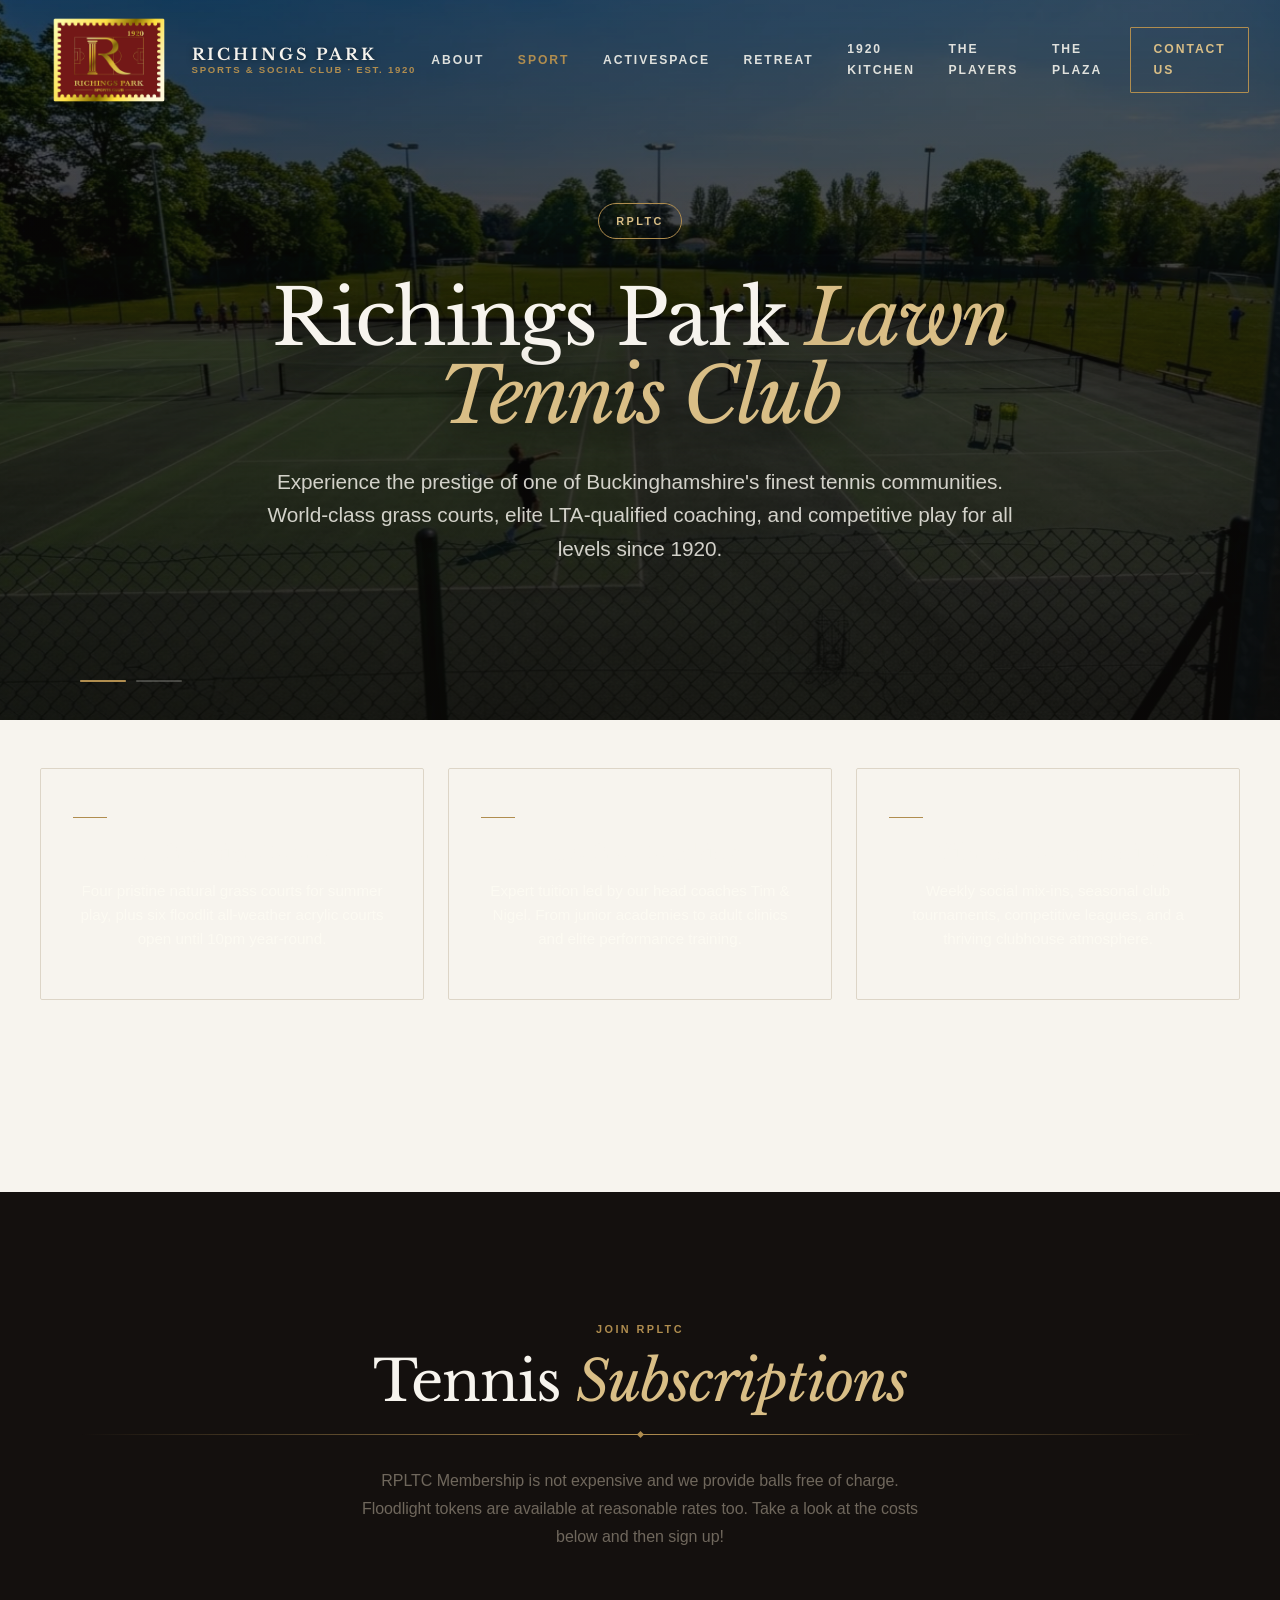
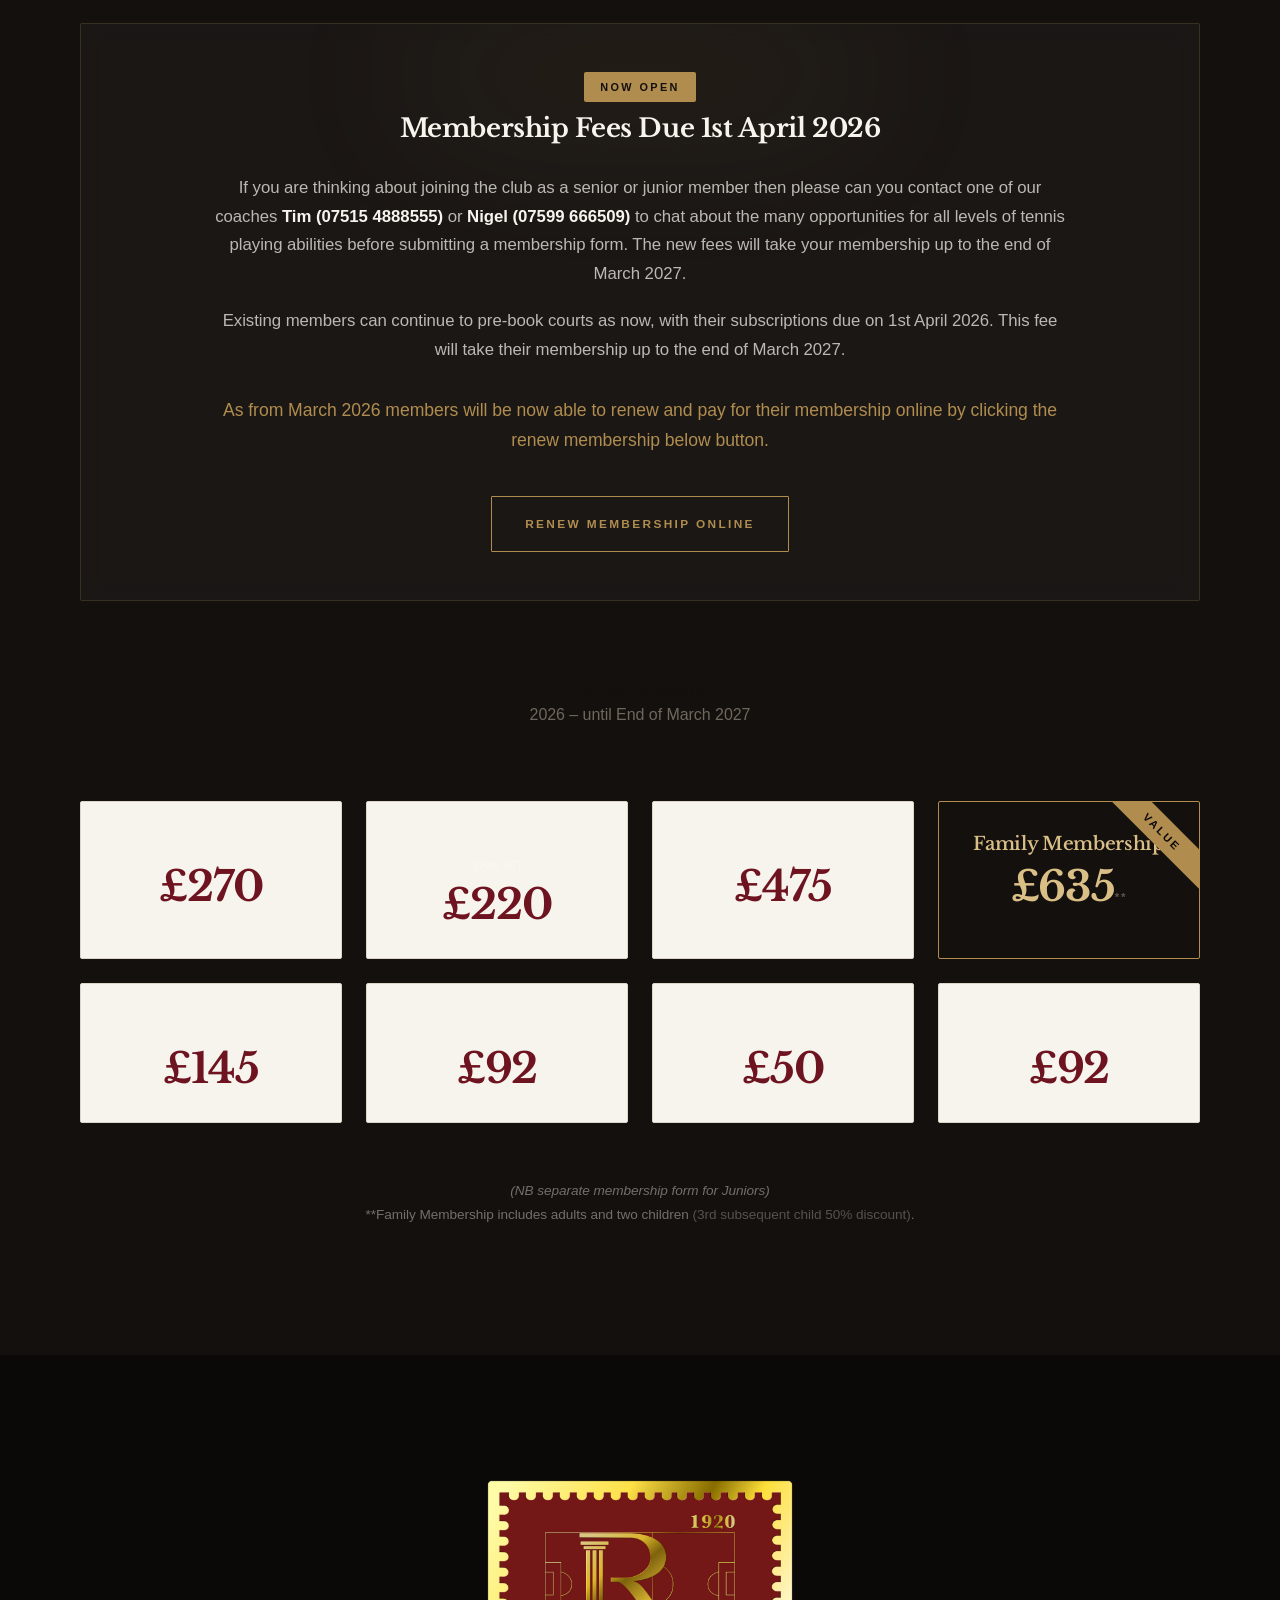
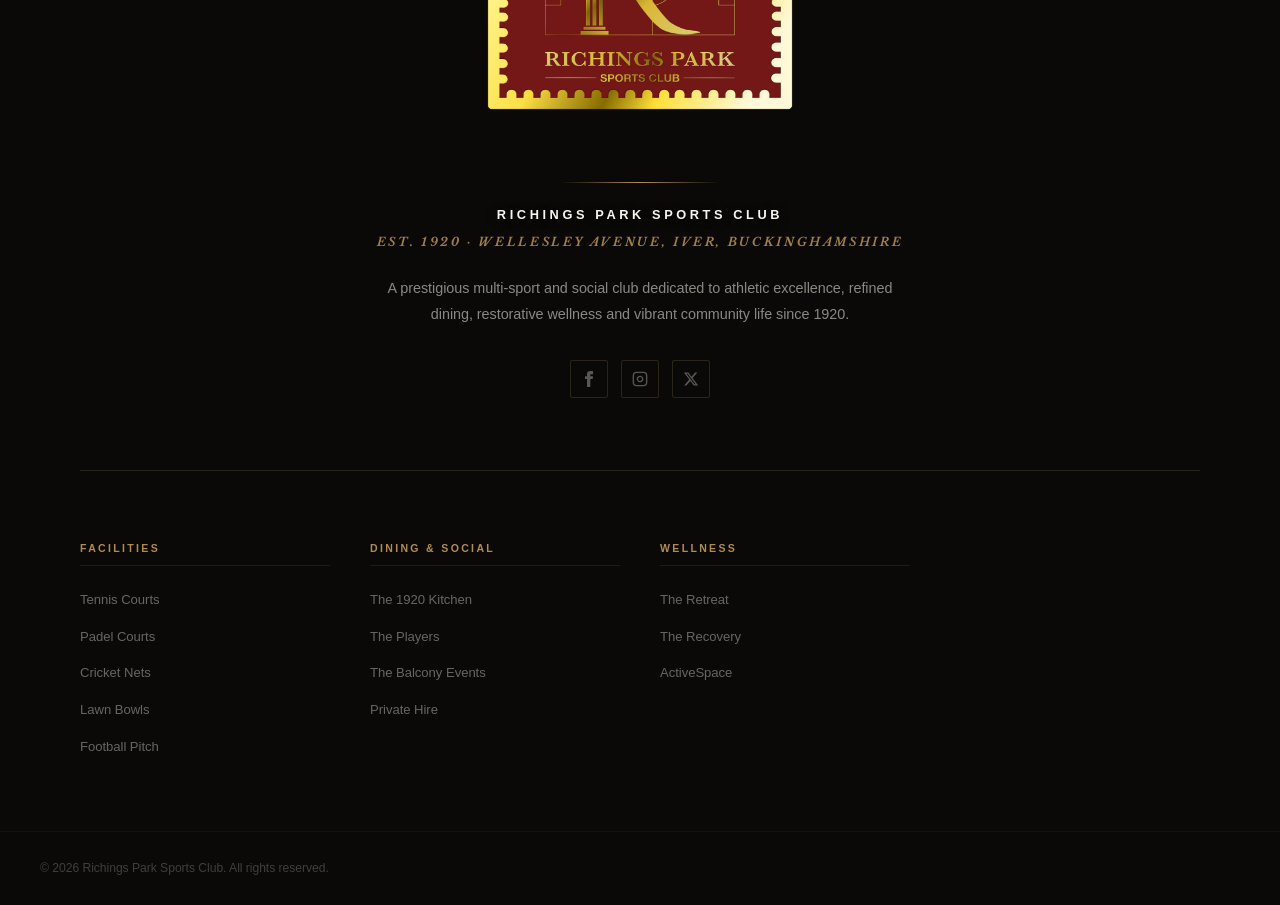
<file: tennis.html>
<!DOCTYPE html>
<html lang="en">
<head>
    <meta charset="UTF-8">
    <meta name="viewport" content="width=device-width, initial-scale=1.0">
    <title>Richings Park Lawn Tennis Club (RPLTC) | Membership</title>
    <meta name="description" content="Richings Park Lawn Tennis Club (RPLTC) Membership & Subscriptions. Join our thriving tennis community today.">
    <link rel="preconnect" href="https://fonts.googleapis.com">
    <link rel="preconnect" href="https://fonts.gstatic.com" crossorigin>
    <link href="https://fonts.googleapis.com/css2?family=Libre+Baskerville:ital,wght@0,400;0,700;1,400&family=Open+Sans:wght@300;400;600;700&display=swap" rel="stylesheet">
    <link rel="stylesheet" href="style.css?v=16">
    <link rel="stylesheet" href="refine.css?v=1">
    <link rel="stylesheet" href="hero-slider.css?v=1">
    <style>
        /* Small override just for tennis page active state if needed */
        .nav__menu .nav__item--active { color: var(--G); }
    </style>
</head>
<body>

<!-- ═══════════ NAVBAR ═══════════ -->
<header class="nav" id="nav">
    <div class="nav__inner">
        <a href="index.html" class="nav__brand">
            <img src="images/logo.png" alt="Richings Park Sports Club" class="nav__logo">
            <div class="nav__brand-words">
                <span class="nav__brand-main">RICHINGS PARK</span>
                <span class="nav__brand-sub">Sports &amp; Social Club · Est. 1920</span>
            </div>
        </a>
        <button class="burger" id="burger" aria-label="Menu"><span></span><span></span><span></span></button>
        <nav class="nav__menu" id="navMenu">
            <a href="index.html#about"       class="nav__item">About</a>
            <a href="active-facilities.html" class="nav__item nav__item--active">Sport</a>
            <a href="activespace.html"       class="nav__item">ActiveSpace</a>
            <a href="retreat.html"           class="nav__item">Retreat</a>
            <a href="kitchen.html"           class="nav__item">1920 Kitchen</a>
            <a href="players.html"           class="nav__item">The Players</a>
            <a href="plaza.html"             class="nav__item">The Plaza</a>
            <a href="index.html#contact"     class="nav__book">Contact Us</a>
        </nav>
    </div>
</header>

<main>
    <section class="tennis-hero" data-slider data-dwell="6500">
        <div class="tennis-hero__bg">
                <div class="hero__slide">
                    <img src="images/tennis-courts.jpg" alt="Tennis courts at Richings Park with players in action" class="hero__bg-img" fetchpriority="high">
                </div>
                <div class="hero__slide">
                    <img src="images/tennis-hero.png" alt="Match play on the Richings Park courts" class="hero__bg-img" decoding="async">
                </div>
            <div class="tennis-hero__veil"></div>
        </div>
        <div class="hero__slider-ui">
            <div class="hero__ticks" aria-label="Hero image navigation"></div>
        </div>
        <div class="tennis-hero__content">
            <span class="tennis-hero__badge">RPLTC</span>
            <h1>Richings Park <em>Lawn Tennis Club</em></h1>
            <p>Experience the prestige of one of Buckinghamshire's finest tennis communities. World-class grass courts, elite LTA-qualified coaching, and competitive play for all levels since 1920.</p>
        </div>
    </section>

    <section class="tennis-features">
        <div class="tf-grid">
            <div class="tf-card" style="animation-delay:0s">
                <div class="tf-icon"></div>
                <h3>10 Premier Courts</h3>
                <p>Four pristine natural grass courts for summer play, plus six floodlit all-weather acrylic courts open until 10pm year-round.</p>
            </div>
            <div class="tf-card" style="animation-delay:0.1s">
                <div class="tf-icon"></div>
                <h3>LTA Pro Coaching</h3>
                <p>Expert tuition led by our head coaches Tim & Nigel. From junior academies to adult clinics and elite performance training.</p>
            </div>
            <div class="tf-card" style="animation-delay:0.2s">
                <div class="tf-icon"></div>
                <h3>Vibrant Community</h3>
                <p>Weekly social mix-ins, seasonal club tournaments, competitive leagues, and a thriving clubhouse atmosphere.</p>
            </div>
        </div>
    </section>

    <!-- ═══════════ MEMBERSHIP ═══════════ -->
    <section class="membership" id="membership">
        <!-- Animated background for membership -->
        
        <div class="wrap">
            <div class="sec-head sec-head--center" style="animation:memReveal .8s both">
                <p class="label label--gold">Join RPLTC</p>
                <h2 class="h2 h2--light">Tennis <em>Subscriptions</em></h2>
                <div class="divider divider--gold divider--center"></div>
                <p class="prose prose--dim">RPLTC Membership is not expensive and we provide balls free of charge. Floodlight tokens are available at reasonable rates too. Take a look at the costs below and then sign up!</p>
            </div>

            <!-- Membership Information Panel (Glassmorphic) -->
            <div class="mem-info-panel" style="animation:memReveal .8s both .1s">
                <div class="mem-info-panel__glow"></div>
                <div class="mem-info-panel__content">
                    <div class="mem-info-panel__header">
                        <span class="mem-info-panel__badge">Now Open</span>
                        <h3>Membership Fees Due 1st April 2026</h3>
                    </div>
                    <div class="mem-info-panel__body">
                        <p>If you are thinking about joining the club as a senior or junior member then please can you contact one of our coaches <strong>Tim (07515 4888555)</strong> or <strong>Nigel (07599 666509)</strong> to chat about the many opportunities for all levels of tennis playing abilities before submitting a membership form. The new fees will take your membership up to the end of March 2027.</p>
                        <p>Existing members can continue to pre-book courts as now, with their subscriptions due on 1st April 2026. This fee will take their membership up to the end of March 2027.</p>
                        <p class="highlight-text">As from March 2026 members will be now able to renew and pay for their membership online by clicking the renew membership below button.</p>
                    </div>
                    <a href="#renew" class="cta cta--gold cta--glow">Renew Membership Online</a>
                </div>
            </div>

            <div class="sec-head sec-head--center" style="animation:memReveal .8s both .2s">
                <h3 class="h3 h3--light">Subscriptions</h3>
                <p class="prose prose--dim" style="font-size: 1rem;">2026 – until End of March 2027</p>
            </div>
            
            <!-- Subscription Cards Grid -->
            <div class="mem-grid">
                
                <div class="sub-card" style="animation:memReveal .8s both .3s">
                    <div class="sub-card__content">
                        <h4>Full Member</h4>
                        <p class="price">£270</p>
                    </div>
                </div>

                <div class="sub-card" style="animation:memReveal .8s both .35s">
                    <div class="sub-card__content">
                        <h4>Pensioner <span>(over 67)</span></h4>
                        <p class="price">£220</p>
                    </div>
                </div>

                <div class="sub-card" style="animation:memReveal .8s both .4s">
                    <div class="sub-card__content">
                        <h4>Married Couple</h4>
                        <p class="price">£475</p>
                    </div>
                </div>

                <div class="sub-card sub-card--featured" style="animation:memReveal .8s both .45s">
                    <div class="sub-card__ribbon">Value</div>
                    <div class="sub-card__content">
                        <h4>Family Membership</h4>
                        <p class="price">£635<span>**</span></p>
                    </div>
                </div>

                <div class="sub-card" style="animation:memReveal .8s both .5s">
                    <div class="sub-card__content">
                        <h4>Under 25 Full</h4>
                        <p class="price">£145</p>
                    </div>
                </div>

                <div class="sub-card" style="animation:memReveal .8s both .55s">
                    <div class="sub-card__content">
                        <h4>Full Time Student</h4>
                        <p class="price">£92</p>
                    </div>
                </div>

                <div class="sub-card" style="animation:memReveal .8s both .6s">
                    <div class="sub-card__content">
                        <h4>Assoc. Parent</h4>
                        <p class="price">£50</p>
                    </div>
                </div>

                <div class="sub-card" style="animation:memReveal .8s both .65s">
                    <div class="sub-card__content">
                        <h4>Junior Full RPLTC</h4>
                        <p class="price">£92</p>
                    </div>
                </div>

            </div>
            
            <!-- Small Print Notes -->
            <div class="mem-notes" style="animation:memReveal .8s both .7s">
                <p><i>(NB separate membership form for Juniors)</i></p>
                <p>**Family Membership includes adults and two children <span>(3rd subsequent child 50% discount)</span>.</p>
            </div>

        </div>
    </section>
</main>

<!-- ═══════════ FOOTER ═══════════ -->
<footer class="footer">
    <div class="footer__top">
        <div class="wrap">
            <div class="footer__logo-hero">
                <img src="images/logo.png" alt="Richings Park Sports Club Official Crest" class="footer__logo-big">
                <div class="footer__logo-rule" aria-hidden="true"></div>
                <h3 class="footer__club-name">RICHINGS PARK SPORTS CLUB</h3>
                <p class="footer__club-tagline">Est. 1920 · Wellesley Avenue, Iver, Buckinghamshire</p>
                <p class="footer__about">A prestigious multi-sport and social club dedicated to athletic excellence, refined dining, restorative wellness and vibrant community life since 1920.</p>
                <div class="footer__socials">
                    <a href="#" class="footer__soc" aria-label="Facebook"><svg width="16" height="16" viewBox="0 0 24 24" fill="currentColor"><path d="M9 8h-3v4h3v12h5v-12h3.642l.358-4h-4v-1.667c0-.955.192-1.333 1.115-1.333h2.885v-5h-3.808c-3.596 0-5.192 1.583-5.192 4.615v3.385z"/></svg></a>
                    <a href="#" class="footer__soc" aria-label="Instagram"><svg width="16" height="16" viewBox="0 0 24 24" fill="none" stroke="currentColor" stroke-width="2"><rect x="2" y="2" width="20" height="20" rx="5"/><path d="M16 11.37A4 4 0 1 1 12.63 8 4 4 0 0 1 16 11.37z"/><line x1="17.5" y1="6.5" x2="17.51" y2="6.5"/></svg></a>
                    <a href="#" class="footer__soc" aria-label="Twitter"><svg width="16" height="16" viewBox="0 0 24 24" fill="currentColor"><path d="M18.244 2.25h3.308l-7.227 8.26 8.502 11.24H16.17l-5.214-6.817L4.99 21.75H1.68l7.73-8.835L1.254 2.25H8.08l4.713 6.231zm-1.161 17.52h1.833L7.084 4.126H5.117z"/></svg></a>
                </div>
            </div>
            <div class="footer__links">
                <div>
                    <h4>Facilities</h4>
                    <ul><li><a href="index.html#facilities">Tennis Courts</a></li><li><a href="index.html#facilities">Padel Courts</a></li><li><a href="index.html#facilities">Cricket Nets</a></li><li><a href="index.html#facilities">Lawn Bowls</a></li><li><a href="index.html#facilities">Football Pitch</a></li></ul>
                </div>
                <div>
                    <h4>Dining &amp; Social</h4>
                    <ul><li><a href="index.html#dining">The 1920 Kitchen</a></li><li><a href="players.html">The Players</a></li><li><a href="index.html#contact">The Balcony Events</a></li><li><a href="index.html#contact">Private Hire</a></li></ul>
                </div>
                <div>
                    <h4>Wellness</h4>
                    <ul><li><a href="index.html#wellness">The Retreat</a></li><li><a href="index.html#wellness">The Recovery</a></li><li><a href="activespace.html">ActiveSpace</a></li></ul>
                </div>
            </div>
        </div>
    </div>
    <div class="footer__bottom">
        <div class="wrap footer__bottom-row">
            <p>© 2026 Richings Park Sports Club. All rights reserved.</p>
        </div>
    </div>
</footer>

<script>
(function(){
  'use strict';
  var nav = document.getElementById('nav');
  window.addEventListener('scroll', function(){
    var s = window.scrollY;
    nav.classList.toggle('nav--on', s > 20);
  }, {passive:true});

  var burger = document.getElementById('burger');
  var menu   = document.getElementById('navMenu');
  burger.addEventListener('click', function(){
    var open = menu.classList.toggle('menu--open');
    burger.classList.toggle('burger--open', open);
  });
}());
</script>
<script src="hero-slider.js?v=1"></script>
</body>
</html>
</file>
<file: style.css>
/* ================================================================
   RICHINGS PARK SPORTS CLUB — v7
   Crimson #751716 · Velvet #272727 · Ivory #fffdf5 · Gold #d3b973
   Libre Baskerville · Open Sans
   ================================================================ */
:root{
  --C: #751716;   /* crimson  */
  --Cd:#5c1111;   /* deep crimson */
  --V: #272727;   /* velvet   */
  --Vd:#181818;   /* deep velvet */
  --I: #fffdf5;   /* ivory    */
  --Iw:#f5f0e6;   /* warm ivory */
  --Im:#e5ddd0;   /* mid ivory  */
  --G: #d3b973;   /* gold     */
  --Gl:#e8d49a;   /* light gold */
  --M: #7a6e60;   /* muted    */
  --fH:'Libre Baskerville',Georgia,serif;
  --fB:'Open Sans',Helvetica,sans-serif;
  --ease:cubic-bezier(.25,.8,.25,1);
  --sh: 0 4px 24px rgba(39,39,39,.10);
  --shL:0 20px 60px rgba(39,39,39,.18);
  --shC:0 8px 30px rgba(117,23,22,.30);
}

/* ── Reset ────────────────────────────────── */
*,*::before,*::after{box-sizing:border-box;margin:0;padding:0}
html{font-size:16px;scroll-behavior:smooth}
body{font-family:var(--fB);background:var(--I);color:var(--V);line-height:1.7;overflow-x:hidden;-webkit-font-smoothing:antialiased}
a{color:inherit;text-decoration:none;transition:color .2s}
ul{list-style:none}
img{display:block;max-width:100%}
input,select,textarea,button{font-family:inherit}
::-webkit-scrollbar{width:5px}
::-webkit-scrollbar-track{background:var(--Iw)}
::-webkit-scrollbar-thumb{background:var(--C);border-radius:3px}

/* ── Progress bar ─────────────────────────── */
.progress-bar{position:fixed;top:0;left:0;height:3px;width:0;background:linear-gradient(90deg,var(--C),var(--G),var(--C));z-index:9999;transition:width .1s linear}

/* ── Layout ───────────────────────────────── */
.wrap{max-width:1200px;margin:0 auto;padding:0 2.5rem}
.dark-section{background:var(--V)}

/* ── Type ─────────────────────────────────── */
.label{display:block;font-size:.68rem;font-weight:700;letter-spacing:.32em;text-transform:uppercase;color:var(--C);margin-bottom:.8rem}
.label--gold{color:var(--G)}
.h2{font-family:var(--fH);font-size:clamp(2rem,4vw,3rem);font-weight:700;line-height:1.18;color:var(--V);margin-bottom:1rem}
.h2 em{font-style:italic;color:var(--C)}
.h2--light{color:var(--I)}
.h2--light em{color:var(--G)}
.prose{font-size:.97rem;color:var(--M);line-height:1.82;margin-bottom:1rem}
.prose--dim{color:rgba(255,253,245,.62)}
.divider{width:52px;height:2px;background:linear-gradient(90deg,var(--C),var(--G));margin:1.4rem 0 2rem;border-radius:2px}
.divider--gold{background:linear-gradient(90deg,var(--G),var(--Gl))}
.divider--center{margin-left:auto;margin-right:auto}
.sec-head{margin-bottom:3.5rem}
.sec-head--center{text-align:center}
.sec-head .prose{max-width:560px}
.sec-head--center .prose{margin-left:auto;margin-right:auto}

/* ── Grids ────────────────────────────────── */
.cards-3{display:grid;grid-template-columns:repeat(3,1fr);gap:1.5rem}

/* ── CTAs / Buttons ───────────────────────── */
.cta{display:inline-block;font-family:var(--fB);font-weight:700;font-size:.8rem;letter-spacing:.12em;text-transform:uppercase;padding:.88rem 2.3rem;border-radius:2px;border:2px solid transparent;cursor:pointer;transition:all .28s var(--ease);white-space:nowrap;text-align:center}
.cta--crimson{background:var(--C);color:var(--I);border-color:var(--C);box-shadow:var(--shC)}
.cta--crimson:hover{background:var(--Cd);border-color:var(--Cd);transform:translateY(-2px);box-shadow:0 12px 36px rgba(117,23,22,.42)}
.cta--gold{background:var(--G);color:var(--V);border-color:var(--G);box-shadow:0 6px 24px rgba(211,185,115,.35)}
.cta--gold:hover{background:var(--Gl);border-color:var(--Gl);transform:translateY(-2px);box-shadow:0 12px 36px rgba(211,185,115,.45)}
.cta--outline{background:transparent;color:var(--C);border-color:var(--C)}
.cta--outline:hover{background:var(--C);color:var(--I);transform:translateY(-2px)}
.cta--ghost{background:transparent;color:var(--I);border-color:rgba(255,253,245,.75);text-shadow:0 1px 4px rgba(0,0,0,.4)}
.cta--ghost:hover{background:rgba(255,253,245,.15);border-color:var(--I);color:#fff}
.cta--full{width:100%;display:block}

/* ── Reveal animations ────────────────────── */
.reveal{opacity:0;transform:translateY(22px);transition:opacity .65s var(--ease),transform .65s var(--ease)}
.reveal.in-view{opacity:1;transform:none}

/* Facility cards — always visible, CSS-only entrance */
@keyframes facCardIn{from{opacity:0;transform:translateY(28px)}to{opacity:1;transform:none}}
.fac-card{animation:facCardIn .6s cubic-bezier(.25,.8,.25,1) both}
.fac-grid .fac-card:nth-child(1){animation-delay:.05s}
.fac-grid .fac-card:nth-child(2){animation-delay:.12s}
.fac-grid .fac-card:nth-child(3){animation-delay:.19s}
.fac-grid .fac-card:nth-child(4){animation-delay:.26s}
.fac-grid .fac-card:nth-child(5){animation-delay:.33s}
.fac-grid .fac-card:nth-child(6){animation-delay:.40s}

/* ════════════ NAVBAR ════════════ */
.nav{position:fixed;top:0;left:0;right:0;z-index:1000;height:120px;display:flex;align-items:center;padding:0 2.5rem;transition:all .35s var(--ease)}
.nav--on{background:rgba(255,253,245,.97);backdrop-filter:blur(20px);border-bottom:1px solid var(--Im);box-shadow:0 2px 20px rgba(39,39,39,.09);height:90px}
.nav__inner{width:100%;max-width:1200px;margin:0 auto;display:flex;align-items:center;justify-content:space-between}

/* Brand */
.nav__brand{display:flex;align-items:center;gap:14px;flex-shrink:0}
.nav__logo{height:110px;width:auto;object-fit:contain;display:block;flex-shrink:0;transition:height .35s var(--ease)}
.nav--on .nav__logo{height:76px}
.nav__brand-words{display:flex;flex-direction:column;line-height:1.2}
.nav__brand-main{font-family:var(--fH);font-size:1rem;font-weight:700;letter-spacing:.18em;color:var(--I);transition:color .3s;text-shadow:0 1px 6px rgba(0,0,0,.5)}
.nav__brand-sub{font-size:.62rem;font-weight:700;letter-spacing:.2em;text-transform:uppercase;color:var(--G)}
.nav--on .nav__brand-main{color:var(--V);text-shadow:none}

/* Links */
.nav__menu{display:flex;align-items:center;gap:.2rem}
.nav__item{font-size:.83rem;font-weight:600;letter-spacing:.04em;padding:.5rem .95rem;color:rgba(255,253,245,.85);border-radius:2px;position:relative;transition:color .2s}
.nav__item::after{content:'';position:absolute;bottom:1px;left:50%;transform:translateX(-50%);width:0;height:2px;background:var(--G);border-radius:1px;transition:width .28s}
.nav__item:hover::after{width:55%}
.nav--on .nav__item{color:var(--V)}
.nav--on .nav__item:hover{color:var(--C)}
.nav__book{font-size:.78rem;font-weight:700;letter-spacing:.12em;text-transform:uppercase;padding:.62rem 1.55rem;background:var(--C);color:var(--I);border:2px solid var(--C);border-radius:2px;margin-left:.6rem;transition:all .28s}
.nav__book:hover{background:var(--Cd);border-color:var(--Cd);transform:translateY(-1px)}

/* Burger */
.burger{display:none;flex-direction:column;gap:5px;cursor:pointer;padding:8px;background:none;border:none;z-index:110}
.burger span{width:24px;height:2px;background:var(--I);border-radius:2px;display:block;transition:all .28s}
.nav--on .burger span{background:var(--V)}
.burger--open span:nth-child(1){transform:translateY(7px) rotate(45deg)}
.burger--open span:nth-child(2){opacity:0}
.burger--open span:nth-child(3){transform:translateY(-7px) rotate(-45deg)}

/* ════════════ HERO ════════════ */
.hero{position:relative;height:100vh;min-height:660px;display:flex;align-items:center;justify-content:center;overflow:hidden}
.hero__bg{position:absolute;inset:0}
.hero__bg-img{width:100%;height:100%;object-fit:cover}
.hero__bg-overlay{position:absolute;inset:0;background:linear-gradient(155deg,rgba(20,5,5,.90) 0%,rgba(117,23,22,.68) 45%,rgba(20,5,5,.92) 100%)}

.hero__body{position:relative;z-index:2;text-align:center;padding:0 1.5rem;max-width:900px;animation:fadeUp .95s var(--ease) both}
@keyframes fadeUp{from{opacity:0;transform:translateY(30px)}to{opacity:1;transform:none}}

/* Ornamental divider */
.hero__ornament{display:flex;align-items:center;justify-content:center;gap:12px;margin-bottom:1.5rem}
.hero__orn-line{flex:1;max-width:80px;height:1px;background:linear-gradient(90deg,transparent,var(--G))}
.hero__orn-line:last-child{background:linear-gradient(90deg,var(--G),transparent)}
.hero__orn-diamond{color:var(--G);font-size:.55rem;opacity:.8}

.hero__kicker{font-family:var(--fH);font-size:.75rem;font-style:italic;letter-spacing:.25em;color:var(--G);margin-bottom:1.3rem;opacity:.9}
.hero__h1{font-family:var(--fH);font-size:clamp(3rem,8.5vw,6rem);font-weight:700;line-height:1.06;color:var(--I);margin-bottom:1.5rem;letter-spacing:-.01em}
.hero__h1 em{display:block;font-style:italic;color:var(--G)}
.hero__lead{font-size:clamp(.95rem,1.8vw,1.12rem);font-weight:300;color:rgba(255,253,245,.76);max-width:580px;margin:0 auto 2.8rem;line-height:1.82}
.hero__ctas{display:flex;gap:1.1rem;justify-content:center;flex-wrap:wrap}

/* Ribbon */
.hero__ribbon{position:absolute;bottom:0;left:0;right:0;z-index:3;background:rgba(18,4,4,.95);backdrop-filter:blur(14px);border-top:1px solid rgba(211,185,115,.2);display:flex;justify-content:center;align-items:stretch}
.hero__stat{display:flex;flex-direction:column;align-items:center;padding:1.4rem 4rem;gap:.2rem}
.hero__stat strong{font-family:var(--fH);font-size:1.7rem;font-weight:700;color:var(--G);line-height:1}
.hero__stat span{font-size:.6rem;font-weight:700;letter-spacing:.18em;text-transform:uppercase;color:rgba(255,253,245,.36)}
.hero__rib-sep{width:1px;background:rgba(255,253,245,.07);margin:.8rem 0}

/* ════════════ ABOUT ════════════ */
.about{padding:9rem 0;background:var(--I)}
.about__layout{display:grid;grid-template-columns:1fr 1.1fr;gap:7rem;align-items:center}
.about__visual{position:relative}
.about__frame{border-radius:1px;overflow:hidden;box-shadow:var(--shL);aspect-ratio:4/3}
.about__photo{width:100%;height:100%;object-fit:cover;transition:transform .9s var(--ease)}
.about__frame:hover .about__photo{transform:scale(1.04)}
.about__stamp{position:absolute;bottom:-1.6rem;right:-1.6rem;width:92px;height:92px;background:var(--C);border-radius:50%;display:flex;flex-direction:column;align-items:center;justify-content:center;gap:2px;border:4px solid var(--I);box-shadow:var(--sh)}
.about__stamp span{font-family:var(--fH);font-size:.64rem;font-weight:700;color:var(--G);letter-spacing:.08em}
.about__stamp strong{font-family:var(--fH);font-size:1.15rem;font-weight:700;color:var(--I);line-height:1}
.pillars{display:grid;grid-template-columns:repeat(3,1fr);gap:1rem;margin-top:2.8rem}
.pillar{padding:1.5rem 1rem;background:var(--Iw);border:1px solid var(--Im);border-top:3px solid var(--C);border-radius:1px;text-align:center;transition:all .28s var(--ease)}
.pillar:hover{transform:translateY(-5px);box-shadow:var(--sh)}
.pillar__glyph{font-style:normal;font-size:1.5rem;display:block;margin-bottom:.6rem}
.pillar strong{font-family:var(--fH);font-size:.84rem;display:block;margin-bottom:.35rem;color:var(--V)}
.pillar p{font-size:.78rem;color:var(--M);line-height:1.4}

/* ════════════ FACILITIES ════════════ */
.facilities{
    padding:8rem 0;
    position:relative;
    overflow:hidden;
    background:linear-gradient(135deg,#0a0202 0%,#1c0808 25%,#2a1010 50%,#1a0606 75%,#0a0202 100%);
}

/* Animated glowing orbs background */
.fac-bg{position:absolute;inset:0;pointer-events:none;overflow:hidden}
.fac-bg__orb{position:absolute;border-radius:50%;filter:blur(80px);opacity:.18;animation:orbFloat 12s ease-in-out infinite}
.fac-bg__orb--1{width:600px;height:600px;background:radial-gradient(circle,var(--C),transparent);top:-20%;left:-10%;animation-delay:0s}
.fac-bg__orb--2{width:400px;height:400px;background:radial-gradient(circle,var(--G),transparent);top:30%;right:-5%;opacity:.12;animation-delay:-4s}
.fac-bg__orb--3{width:500px;height:500px;background:radial-gradient(circle,#3d1a1a,transparent);bottom:-15%;left:30%;animation-delay:-8s}
@keyframes orbFloat{0%,100%{transform:translateY(0) scale(1)}50%{transform:translateY(-40px) scale(1.05)}}

/* Grid — masonry-like 2-col with tall variants */
.fac-grid{
    display:grid;
    grid-template-columns:repeat(3,1fr);
    grid-auto-rows:320px;
    gap:16px;
}
.fac-card--tall{grid-row:span 2}

/* Image card */
.fac-card{
    position:relative;
    border-radius:6px;
    overflow:hidden;
    cursor:pointer;
    background:var(--Vd);
    animation:facCardIn .7s ease both;
    animation-delay:var(--delay,0s);
}
@keyframes facCardIn{from{opacity:0;transform:translateY(24px)}to{opacity:1;transform:none}}
.fac-card__img-wrap{position:absolute;inset:0}
.fac-card__img{
    width:100%;height:100%;
    object-fit:cover;
    transition:transform .7s cubic-bezier(.25,.8,.25,1), filter .7s ease;
    filter:brightness(.85) saturate(.9);
}
.fac-card:hover .fac-card__img{
    transform:scale(1.08);
    filter:brightness(.7) saturate(1.1);
}

/* Gradient overlay */
.fac-card__veil{
    position:absolute;inset:0;
    background:linear-gradient(to top,
        rgba(10,2,2,.96) 0%,
        rgba(10,2,2,.7) 35%,
        rgba(10,2,2,.2) 65%,
        rgba(0,0,0,.05) 100%);
    transition:background .4s ease;
}
.fac-card:hover .fac-card__veil{
    background:linear-gradient(to top,
        rgba(117,23,22,.95) 0%,
        rgba(10,2,2,.75) 35%,
        rgba(10,2,2,.25) 65%,
        rgba(0,0,0,.05) 100%);
}

/* Top badge */
.fac-card__badge{
    position:absolute;top:1.2rem;left:1.2rem;z-index:2;
    font-size:.58rem;font-weight:800;letter-spacing:.22em;text-transform:uppercase;
    color:var(--V);background:var(--G);padding:.28rem .85rem;border-radius:2px;
    transition:background .3s;
}
.fac-card:hover .fac-card__badge{background:var(--Gl)}

/* Content at bottom */
.fac-card__content{
    position:absolute;inset:0;z-index:2;
    display:flex;flex-direction:column;justify-content:flex-end;
    padding:1.8rem;
}

/* SVG icon */
.fac-card__icon{
    width:44px;height:44px;
    background:rgba(211,185,115,.12);
    border:1px solid rgba(211,185,115,.3);
    border-radius:4px;
    display:flex;align-items:center;justify-content:center;
    margin-bottom:.9rem;
    transition:all .3s;
    flex-shrink:0;
}
.fac-card__icon svg{width:24px;height:24px;color:var(--G);transition:color .3s}
.fac-card:hover .fac-card__icon{background:var(--C);border-color:var(--C)}
.fac-card:hover .fac-card__icon svg{color:var(--I)}

.fac-card__h{
    font-family:var(--fH);font-size:1.15rem;font-weight:700;
    color:var(--I);line-height:1.2;margin-bottom:.5rem;
}
.fac-card--tall .fac-card__h{font-size:1.4rem}

.fac-card__body{
    font-size:.82rem;color:rgba(255,253,245,.62);
    line-height:1.6;margin-bottom:.8rem;
    max-height:0;overflow:hidden;
    transition:max-height .4s ease, opacity .4s ease;
    opacity:0;
}
.fac-card:hover .fac-card__body{max-height:80px;opacity:1}
.fac-card--tall .fac-card__body{max-height:none;opacity:1;margin-bottom:.9rem}

.fac-card__feats{
    display:flex;flex-direction:column;gap:.3rem;margin-bottom:1rem;
}
.fac-card__feats li{
    font-size:.75rem;color:rgba(255,253,245,.45);
    padding-left:1rem;position:relative;line-height:1.4;
    transition:color .3s;
}
.fac-card__feats li::before{
    content:'';position:absolute;left:0;top:50%;transform:translateY(-50%);
    width:4px;height:4px;background:var(--G);border-radius:50%;
}
.fac-card:hover .fac-card__feats li{color:rgba(255,253,245,.65)}

/* CTA button */
.fac-card__cta{
    display:inline-flex;align-items:center;gap:.5rem;
    font-size:.75rem;font-weight:800;letter-spacing:.14em;text-transform:uppercase;
    color:var(--G);
    padding:.62rem 1.2rem;
    border:1.5px solid rgba(211,185,115,.4);
    border-radius:2px;
    background:rgba(211,185,115,.08);
    transition:all .28s;
    align-self:flex-start;
    transform:translateY(8px);
    opacity:0;
    transition:all .35s cubic-bezier(.25,.8,.25,1);
}
.fac-card:hover .fac-card__cta{
    opacity:1;transform:translateY(0);
    background:var(--G);color:var(--V);border-color:var(--G);
}
.fac-card--tall .fac-card__cta{opacity:1;transform:none}
.fac-card--tall:hover .fac-card__cta{background:var(--G);color:var(--V);border-color:var(--G)}
.fac-card__cta svg{transition:transform .25s}
.fac-card__cta:hover svg{transform:translateX(4px)}

/* Responsive */
@media(max-width:960px){
    .fac-grid{grid-template-columns:repeat(2,1fr);grid-auto-rows:280px}
}
@media(max-width:600px){
    .fac-grid{grid-template-columns:1fr;grid-auto-rows:260px}
    .fac-card--tall{grid-row:span 1}
    .fac-card__body{max-height:none!important;opacity:1!important}
    .fac-card__cta{opacity:1!important;transform:none!important}
}


/* ════════════ DINING ════════════ */
.dining{padding:9rem 0;background:var(--I)}
.dining__layout{display:grid;grid-template-columns:1.4fr 1fr;gap:2rem;align-items:start}
.dcard{background:var(--I);border:1px solid var(--Im);border-radius:1px;overflow:hidden;box-shadow:var(--sh);transition:all .32s var(--ease)}
.dcard:hover{transform:translateY(-5px);box-shadow:var(--shL)}
.dcard__img-wrap{position:relative;overflow:hidden;aspect-ratio:16/9}
.dcard--large .dcard__img-wrap{aspect-ratio:3/2}
.dcard__img{width:100%;height:100%;object-fit:cover;transition:transform .8s var(--ease)}
.dcard:hover .dcard__img{transform:scale(1.05)}
.dcard__img-veil{position:absolute;inset:0;background:linear-gradient(to top,rgba(39,39,39,.72) 0%,transparent 55%)}
.dcard__pill{position:absolute;top:1.2rem;left:1.2rem;font-size:.6rem;font-weight:700;letter-spacing:.18em;text-transform:uppercase;color:var(--I);background:var(--C);padding:.3rem .85rem;border-radius:1px}
.dcard__prose{padding:2.2rem}
.dcard__h{font-family:var(--fH);font-size:1.45rem;font-weight:700;color:var(--V);margin-bottom:.85rem;line-height:1.2}
.dcard--large .dcard__h{font-size:1.75rem}
.dcard__body{font-size:.91rem;color:var(--M);line-height:1.78;margin-bottom:1.3rem}
.dcard__feats{display:flex;flex-direction:column;gap:.5rem;margin-bottom:1.5rem}
.dcard__feats li{font-size:.84rem;color:var(--M);padding-left:1.2rem;position:relative}
.dcard__feats li::before{content:'✦';position:absolute;left:0;color:var(--G);font-size:.52rem;top:5px}
.dcard__hours{font-size:.74rem;font-weight:700;letter-spacing:.1em;text-transform:uppercase;color:var(--C);padding:.55rem 0;margin-bottom:1.5rem;border-top:1px solid var(--Im);border-bottom:1px solid var(--Im)}

/* ════════════ WELLNESS ════════════ */
.wellness{position:relative;padding:9rem 0;overflow:hidden}
.wellness__bg-wrap{position:absolute;inset:0}
.wellness__bg-img{width:100%;height:100%;object-fit:cover}
.wellness__bg-veil{position:absolute;inset:0;background:linear-gradient(145deg,rgba(18,4,4,.97) 0%,rgba(117,23,22,.80) 55%,rgba(18,4,4,.94) 100%)}
.wellness__layout{position:relative;z-index:1;display:grid;grid-template-columns:1fr 1.7fr;gap:6rem;align-items:center}
.wellness__cards{display:flex;flex-direction:column;gap:1.3rem}
.wcard{background:rgba(255,253,245,.04);border:1px solid rgba(211,185,115,.12);border-left:3px solid var(--C);border-radius:0 2px 2px 0;padding:1.8rem 2rem;transition:all .28s var(--ease)}
.wcard:hover{background:rgba(255,253,245,.09);transform:translateX(6px)}
.wcard--gold{border-left-color:var(--G);background:rgba(211,185,115,.06)}
.wcard__icon{font-size:1.7rem;display:block;margin-bottom:.75rem}
.wcard__h{font-family:var(--fH);font-size:1.05rem;font-weight:700;color:var(--I);margin-bottom:.5rem}
.wcard__body{font-size:.86rem;color:rgba(255,253,245,.52);line-height:1.65;margin-bottom:1rem}
.wcard__link{font-size:.76rem;font-weight:700;letter-spacing:.08em;text-transform:uppercase;color:var(--G);transition:color .2s}
.wcard__link:hover{color:var(--Gl)}

/* ════════════ MEMBERSHIP ════════════ */
.membership{
    padding:9rem 0;
    background-color:#070101; /* Ultra-deep dark crimson-black */
    position:relative;
    overflow:hidden;
}
.mem-bg{
    position:absolute;inset:0;pointer-events:none;overflow:hidden;
    background-image: 
        radial-gradient(circle at 15% 20%, rgba(117,23,22,.2) 0%, transparent 45%),
        radial-gradient(circle at 85% 80%, rgba(117,23,22,.15) 0%, transparent 45%),
        radial-gradient(circle at 50% 50%, rgba(211,185,115,.06) 0%, transparent 60%);
    background-size: 200% 200%;
    animation: auroraShift 15s ease infinite alternate;
}
.mem-bg__orb{position:absolute;border-radius:50%;filter:blur(90px);opacity:.45;animation:orbFloat 18s ease-in-out infinite}
.mem-bg__orb--1{width:700px;height:700px;background:radial-gradient(circle,var(--C),transparent);top:-20%;left:-15%;animation-delay:0s}
.mem-bg__orb--2{width:500px;height:500px;background:radial-gradient(circle,var(--G),transparent);bottom:-10%;right:-10%;animation-delay:-5s;opacity:.3}
.mem-bg__orb--3{width:650px;height:650px;background:radial-gradient(circle,#660000,transparent);top:30%;left:45%;animation-delay:-9s;opacity:.35;transform:translateX(-50%)}

@keyframes auroraShift {
    0% { background-position: 0% 0%; }
    100% { background-position: 100% 100%; }
}

/* Info Panel */
.mem-info-panel{
    position:relative;
    background:rgba(255,253,245,.03);
    border:1px solid rgba(211,185,115,.15);
    border-radius:8px;
    padding:3rem;
    margin-bottom:5rem;
    text-align:center;
    backdrop-filter:blur(10px);
    overflow:hidden;
    transition:transform .4s var(--ease), border-color .4s var(--ease);
}
.mem-info-panel:hover{
    transform:translateY(-4px);
    border-color:rgba(211,185,115,.3);
}
.mem-info-panel__glow{
    position:absolute;top:0;left:50%;transform:translateX(-50%);
    width:40%;height:100px;background:var(--G);filter:blur(80px);opacity:.1;pointer-events:none;
}
.mem-info-panel__content{position:relative;z-index:2}
.mem-info-panel__header{display:flex;flex-direction:column;align-items:center;gap:.8rem;margin-bottom:2rem}
.mem-info-panel__badge{
    font-size:.65rem;font-weight:800;letter-spacing:.2em;text-transform:uppercase;
    color:var(--V);background:var(--G);padding:.35rem 1rem;border-radius:2px;
}
.mem-info-panel__header h3{
    color:var(--I);font-family:var(--fH);font-size:1.6rem;font-weight:700;
}
.mem-info-panel__body{max-width:850px;margin:0 auto 2.5rem}
.mem-info-panel__body p{
    color:rgba(255,253,245,.7);line-height:1.7;margin-bottom:1.2rem;font-size:1.05rem;
}
.mem-info-panel__body strong{color:var(--I);font-weight:600}
.mem-info-panel__body .highlight-text{
    color:var(--G);font-weight:500;font-size:1.1rem;margin-top:2rem;
}

/* CTA Glow effect */
.cta--glow{box-shadow:0 0 20px rgba(211,185,115,.3);transition:all .3s ease}
.cta--glow:hover{box-shadow:0 0 30px rgba(211,185,115,.5)}

/* Subscriptions Grid */
.mem-grid{
    display:grid;grid-template-columns:repeat(auto-fit,minmax(260px,1fr));gap:1.5rem;
}
.sub-card{
    background:rgba(255,253,245,.02);
    border:1px solid rgba(255,253,245,.08);
    border-radius:6px;
    padding:2rem;
    text-align:center;
    position:relative;
    overflow:hidden;
    cursor:pointer;
    transition:all .4s var(--ease);
}
.sub-card:hover{transform:translateY(-5px);border-color:rgba(211,185,115,.25);background:rgba(255,253,245,.04)}
.sub-card__content{position:relative;z-index:2}
.sub-card h4{
    color:var(--I);font-family:var(--fH);font-size:1.15rem;font-weight:600;margin-bottom:.8rem;
    display:flex;flex-direction:column;gap:.3rem;align-items:center;
}
.sub-card h4 span{font-size:.8rem;color:rgba(255,253,245,.4);font-weight:400;font-family:var(--fB)}
.sub-card .price{
    color:var(--G);font-size:2rem;font-weight:700;line-height:1;
}
.sub-card .price span{font-size:1.2rem;opacity:.8}

/* Featured Card */
.sub-card--featured{
    background:rgba(117,23,22,.15);
    border-color:rgba(117,23,22,.4);
}
.sub-card--featured:hover{border-color:var(--C);background:rgba(117,23,22,.25)}
.sub-card__ribbon{
    position:absolute;top:1rem;right:-2.2rem;
    background:var(--G);color:var(--V);
    font-size:.6rem;font-weight:800;letter-spacing:.15em;text-transform:uppercase;
    padding:.3rem 3rem;transform:rotate(45deg);z-index:3;
}

/* Notes */
.mem-notes{
    text-align:center;margin-top:3.5rem;
    color:rgba(255,253,245,.4);font-size:.85rem;line-height:1.6;
}
.mem-notes span{opacity:.7}

/* Reveal classes for CSS animation */
@keyframes memReveal{from{opacity:0;transform:translateY(30px)}to{opacity:1;transform:none}}

/* ════════════ TESTIMONIALS ════════════ */
.testi-section{padding:8rem 0;background:var(--I)}
.tcard{background:var(--Iw);border:1px solid var(--Im);border-top:3px solid var(--C);border-radius:1px;padding:2.2rem 2rem;box-shadow:var(--sh);transition:all .32s var(--ease);position:relative}
.tcard:hover{transform:translateY(-5px);box-shadow:var(--shL)}
.tcard::before{content:'"';font-family:var(--fH);font-size:6rem;line-height:1;color:var(--C);opacity:.08;position:absolute;top:.5rem;left:1.3rem;pointer-events:none}
.tcard__stars{color:var(--G);letter-spacing:2px;font-size:.9rem;margin-bottom:1.1rem}
.tcard__quote{font-family:var(--fH);font-style:italic;font-size:.9rem;color:var(--V);line-height:1.78;margin-bottom:1.6rem}
.tcard__author{display:flex;align-items:center;gap:1rem}
.tcard__av{width:42px;height:42px;background:var(--C);border-radius:50%;display:flex;align-items:center;justify-content:center;font-family:var(--fH);font-size:1rem;font-weight:700;color:var(--I);flex-shrink:0}
.tcard__author strong{font-size:.88rem;color:var(--V);display:block;font-weight:700;line-height:1.3}
.tcard__author span{font-size:.76rem;color:var(--M)}

/* ════════════ CONTACT ════════════ */
.contact{display:grid;grid-template-columns:1fr 1fr;min-height:100vh}
.contact__panel{background:linear-gradient(160deg,var(--Vd) 0%,var(--C) 55%,var(--Vd) 100%);display:flex;align-items:center;position:relative;overflow:hidden}
.contact__panel::before{content:'';position:absolute;top:-30%;left:-20%;width:600px;height:600px;background:radial-gradient(circle,rgba(211,185,115,.06),transparent 70%);pointer-events:none}
.contact__panel-inner{padding:6rem 4.5rem;position:relative;z-index:1;width:100%}
.cinfo{display:flex;flex-direction:column;gap:2rem;margin-top:.5rem}
.cinfo__row{display:flex;align-items:flex-start;gap:1.2rem}
.cinfo__icon{font-size:1.2rem;flex-shrink:0;margin-top:3px}
.cinfo__row strong{display:block;font-size:.68rem;font-weight:700;letter-spacing:.16em;text-transform:uppercase;color:var(--G);margin-bottom:.3rem}
.cinfo__row p{font-size:.9rem;color:rgba(255,253,245,.6);line-height:1.65}
.cinfo__row a{color:rgba(255,253,245,.6)}
.cinfo__row a:hover{color:var(--G)}
.contact__socials{display:flex;gap:.8rem;margin-top:2.5rem}
.contact__soc{width:38px;height:38px;border:1px solid rgba(211,185,115,.22);border-radius:2px;display:flex;align-items:center;justify-content:center;color:rgba(255,253,245,.38);transition:all .24s}
.contact__soc:hover{background:var(--G);border-color:var(--G);color:var(--V)}

.contact__form-panel{background:var(--Iw);display:flex;align-items:center}
.cform{padding:5rem 4.5rem;width:100%}
.cform__header{margin-bottom:2.2rem;padding-bottom:1.4rem;border-bottom:2px solid var(--C)}
.cform__title{font-family:var(--fH);font-size:1.5rem;font-weight:700;color:var(--V);margin-bottom:.3rem}
.cform__sub{font-size:.82rem;color:var(--M)}
.cform__row{display:grid;grid-template-columns:1fr 1fr;gap:1rem}
.cform__group{display:flex;flex-direction:column;gap:.4rem;margin-bottom:1.1rem}
.cform__group label{font-size:.68rem;font-weight:700;letter-spacing:.12em;text-transform:uppercase;color:var(--V)}
.cform__group input,.cform__group select,.cform__group textarea{padding:.82rem 1.1rem;font-size:.92rem;color:var(--V);background:var(--I);border:1.5px solid var(--Im);border-radius:2px;transition:border-color .22s,box-shadow .22s;width:100%}
.cform__group input:focus,.cform__group select:focus,.cform__group textarea:focus{border-color:var(--C);box-shadow:0 0 0 3px rgba(117,23,22,.1);outline:none}
.cform__group textarea{resize:vertical;min-height:110px}
.cform__group select{appearance:none;-webkit-appearance:none;background-image:url("data:image/svg+xml,%3Csvg xmlns='http://www.w3.org/2000/svg' width='12' height='8' viewBox='0 0 12 8'%3E%3Cpath fill='%237a6e60' d='M6 8L0 0h12z'/%3E%3C/svg%3E");background-repeat:no-repeat;background-position:right 1.1rem center;padding-right:2.5rem;cursor:pointer}
.cform__group input[type=date]{cursor:pointer}
.cform .cta{margin-top:.5rem}

.cform__success{display:none;align-items:flex-start;gap:1rem;margin-top:1.2rem;padding:1.2rem 1.4rem;background:rgba(117,23,22,.07);border-left:3px solid var(--C);border-radius:0 2px 2px 0;animation:fadeUp .4s var(--ease) both}
.cform__success-icon{font-size:1.3rem;color:var(--C);font-weight:900;flex-shrink:0;margin-top:2px}
.cform__success strong{display:block;font-size:.9rem;color:var(--C);font-weight:700;margin-bottom:.2rem}
.cform__success p{font-size:.82rem;color:var(--M);line-height:1.5}

/* ════════════ FOOTER ════════════ */
.footer{}
.footer__top{background:var(--Vd);padding:5.5rem 0 4.5rem}

/* Large centred logo hero */
.footer__logo-hero{text-align:center;margin-bottom:4.5rem;padding-bottom:4.5rem;border-bottom:1px solid rgba(211,185,115,.15)}
.footer__logo-big{width:380px;height:auto;object-fit:contain;margin:0 auto 2.2rem;display:block;}
.footer__logo-rule{width:160px;height:1px;background:linear-gradient(90deg,transparent,var(--G),transparent);margin:0 auto 1.6rem}
.footer__club-name{font-family:var(--fH);font-size:1.5rem;font-weight:700;color:var(--I);letter-spacing:.25em;margin-bottom:.6rem;text-shadow:0 2px 12px rgba(0,0,0,.4)}
.footer__club-tagline{font-size:.75rem;font-weight:700;letter-spacing:.22em;text-transform:uppercase;color:var(--G);margin-bottom:1.4rem;opacity:.9}
.footer__about{font-size:.9rem;color:rgba(255,253,245,.52);line-height:1.85;max-width:520px;margin:0 auto 2rem}
.footer__socials{display:flex;gap:.8rem;align-items:center;justify-content:center}
.footer__soc{width:38px;height:38px;border:1px solid rgba(211,185,115,.16);border-radius:2px;display:flex;align-items:center;justify-content:center;color:rgba(255,253,245,.32);transition:all .24s}
.footer__soc:hover{background:var(--C);border-color:var(--C);color:var(--I)}
.footer__links{display:grid;grid-template-columns:repeat(4,1fr);gap:2.5rem}
.footer__links h4{font-family:var(--fH);font-size:.82rem;font-weight:700;color:var(--I);margin-bottom:1.2rem;padding-bottom:.65rem;border-bottom:1px solid rgba(211,185,115,.1)}
.footer__links ul{display:flex;flex-direction:column;gap:.6rem}
.footer__links ul li a{font-size:.82rem;color:rgba(255,253,245,.38);transition:color .22s}
.footer__links ul li a:hover{color:var(--G)}
.footer__hours li{display:flex;justify-content:space-between;gap:.5rem;padding:.3rem 0;border-bottom:1px solid rgba(255,253,245,.04);font-size:.8rem;color:rgba(255,253,245,.34)}
.footer__hours li span:last-child{color:rgba(255,253,245,.6);font-weight:600}
.footer__bottom{background:var(--Vd);border-top:1px solid rgba(255,255,255,.04)}
.footer__bottom-row{display:flex;justify-content:space-between;align-items:center;padding:1.6rem 0;font-size:.76rem;color:rgba(255,253,245,.22)}
.footer__bottom nav{display:flex;gap:1rem;align-items:center}
.footer__bottom nav a{color:rgba(255,253,245,.22);transition:color .2s}
.footer__bottom nav a:hover{color:var(--G)}
.footer__bottom nav span{opacity:.3}

/* ════════════ RESPONSIVE ════════════ */
@media(max-width:1100px){
  .contact__panel-inner{padding:5rem 3rem}
  .cform{padding:5rem 3rem}
  .footer__brand-row{grid-template-columns:1fr;gap:1.5rem}
}
@media(max-width:960px){
  .about__layout{grid-template-columns:1fr;gap:4rem}
  .pillars{grid-template-columns:1fr 1fr}
  .cards-3{grid-template-columns:1fr 1fr}
  .dining__layout{grid-template-columns:1fr}
  .wellness__layout{grid-template-columns:1fr;gap:3.5rem}
  .mem-grid{grid-template-columns:1fr;max-width:440px;margin:0 auto}
  .mcard--featured{transform:scale(1)}
  .mcard--featured:hover{transform:translateY(-6px)}
  .contact{grid-template-columns:1fr}
  .contact__panel-inner{padding:5rem 2.5rem}
  .cform{padding:5rem 2.5rem}
  .footer__links{grid-template-columns:repeat(2,1fr);gap:2rem}
}
@media(max-width:768px){
  .burger{display:flex}
  .nav__menu{position:fixed;top:0;right:-100%;height:100vh;width:80%;max-width:320px;background:var(--V);flex-direction:column;justify-content:center;gap:.5rem;padding:5rem 2.5rem;z-index:99;border-left:1px solid rgba(211,185,115,.1);box-shadow:-20px 0 60px rgba(0,0,0,.55);transition:right .42s var(--ease)}
  .menu--open{right:0!important}
  .nav__item{color:var(--I);font-size:1.05rem;padding:.9rem 0;display:block}
  .nav__book{margin:1.2rem 0 0;display:inline-block}
  .cards-3{grid-template-columns:1fr}
  .hero__stat{padding:1.2rem 1.8rem}
  .hero__ctas{flex-direction:column;align-items:center}
  .hero__ctas .cta{width:100%;max-width:290px}
  .cform__row{grid-template-columns:1fr}
  .footer__links{grid-template-columns:1fr 1fr}
  .footer__bottom-row{flex-direction:column;gap:.8rem;text-align:center}
  .footer__bottom nav{justify-content:center;flex-wrap:wrap}
}
@media(max-width:500px){
  .hero__ribbon{flex-wrap:wrap}
  .hero__stat{flex:1 1 45%;padding:1rem;border-right:none;border-bottom:1px solid rgba(255,253,245,.06)}
  .hero__rib-sep{display:none}
  .pillars{grid-template-columns:1fr}
  .footer__links{grid-template-columns:1fr}
}

/* ════════════ TENNIS PAGE ════════════ */
.tennis-hero {
    position: relative;
    min-height: 80vh;
    display: flex;
    align-items: center;
    justify-content: center;
    text-align: center;
    padding: 12rem 2rem 6rem;
    overflow: hidden;
    background: #000;
}
.tennis-hero__bg {
    position: absolute; inset: 0; z-index: 0;
}
.tennis-hero__bg img {
    width: 100%; height: 100%; object-fit: cover;
    filter: brightness(0.6) saturate(1.2);
    transform: scale(1.05);
    animation: slowZoom 20s ease-out infinite alternate;
}
.tennis-hero__veil {
    position: absolute; inset: 0;
    background: linear-gradient(to bottom, rgba(7,1,1,0.85) 0%, rgba(7,1,1,0.2) 40%, #070101 100%);
}
.tennis-hero__content {
    position: relative; z-index: 1; max-width: 900px;
    animation: memReveal 1.2s cubic-bezier(.25,.8,.25,1) both;
}
.tennis-hero__badge {
    display: inline-block;
    padding: 0.5rem 1.8rem;
    border: 1px solid rgba(211,185,115,.4);
    border-radius: 30px;
    color: var(--G);
    font-size: 0.8rem;
    font-weight: 800;
    letter-spacing: 0.25em;
    text-transform: uppercase;
    margin-bottom: 2.5rem;
    background: rgba(255,253,245,.03);
    backdrop-filter: blur(8px);
}
.tennis-hero h1 {
    color: var(--I);
    font-family: var(--fH);
    font-size: clamp(3rem, 6vw, 5rem);
    line-height: 1.05;
    margin-bottom: 1.8rem;
    text-shadow: 0 10px 40px rgba(0,0,0,0.8);
}
.tennis-hero h1 em {
    color: var(--G); font-style: italic; font-weight: 400;
}
.tennis-hero p {
    color: rgba(255,253,245,.8);
    font-size: clamp(1rem, 2vw, 1.3rem);
    line-height: 1.6;
    max-width: 750px;
    margin: 0 auto 3rem;
}

/* Tennis Features Strip */
.tennis-features {
    position: relative; z-index: 2;
    margin-top: -5rem;
    padding: 0 2rem;
    margin-bottom: 4rem;
}
.tf-grid {
    display: grid; grid-template-columns: repeat(auto-fit, minmax(280px, 1fr)); gap: 1.5rem;
    max-width: 1200px; margin: 0 auto;
}
.tf-card {
    background: rgba(255,253,245,.02);
    border: 1px solid rgba(211,185,115,.15);
    border-radius: 8px;
    padding: 3rem 2rem;
    backdrop-filter: blur(20px);
    text-align: center;
    transition: transform 0.5s var(--ease), border-color 0.5s var(--ease);
    animation: memReveal 0.8s both;
}
.tf-card:hover {
    transform: translateY(-10px);
    border-color: rgba(211,185,115,.4);
    background: rgba(255,253,245,.05);
}
.tf-icon {
    font-size: 2.2rem; margin-bottom: 1.5rem; color: var(--G);
    display: inline-block;
}
.tf-card h3 {
    color: var(--I); font-family: var(--fH); font-size: 1.4rem; margin-bottom: 0.8rem;
}
.tf-card p {
    color: rgba(255,253,245,.65); font-size: 0.95rem; line-height: 1.6;
}

@keyframes slowZoom {
    0% { transform: scale(1.02); }
    100% { transform: scale(1.15); }
}
</file>
<file: refine.css>
/* ================================================================
   RICHINGS PARK SPORTS CLUB — REFINEMENT LAYER
   Load AFTER style.css. Elevates the whole site without a rebuild.

   Direction: an English members' club, engraved rather than printed.
   Antique gold as a hairline, not a gradient. Claret as ink, not paint.
   Baskerville set large and tight. Helvetica Neue for everything else.
   ================================================================ */

:root{
  /* ── Refined palette ─────────────────────────────
     Deeper, less saturated. The old crimson was a shade
     too bright; this is closer to the club crest.      */
  --C:  #6E1420;   /* claret — deepened from #751716    */
  --Cd: #4A0D16;   /* oxblood                           */
  --V:  #14100E;   /* warm ink (was cold #272727)       */
  --Vd: #0B0908;
  --I:  #F7F4EE;   /* bone                              */
  --Iw: #EFEAE0;   /* warm bone                         */
  --Im: #DDD5C7;   /* mid bone / rules                  */
  --G:  #B08D4F;   /* antique gold — was too bright     */
  --Gl: #D9BE86;   /* light gold                        */
  --M:  #6F675C;   /* muted stone                       */

  /* Typography — Baskerville display, Helvetica Neue body.
     Open Sans is the genericness; it goes.               */
  --fB: 'Helvetica Neue','Helvetica','Inter',Arial,sans-serif;
  --fH: 'Libre Baskerville','Baskerville','Baskerville Old Face',Georgia,serif;

  /* Slower, more confident motion. Nothing bounces. */
  --ease: cubic-bezier(.22,.61,.36,1);

  /* Shadows: near-invisible. Sophistication is flat. */
  --sh:  0 1px 2px rgba(20,16,14,.04);
  --shL: 0 18px 50px -24px rgba(20,16,14,.22);
  --shC: 0 12px 34px -18px rgba(110,20,32,.32);
}

/* ── Type: set it like print, not like a webpage ────────── */
body{ font-family:var(--fB); letter-spacing:-.003em; }

h1,h2,h3,h4,.h2,.h3,.pl-h2{
  font-family:var(--fH);
  font-weight:400;
  letter-spacing:-.018em;
  line-height:1.06;
}
.h2,.pl-h2{ font-size:clamp(2.1rem,4.4vw,3.6rem); }
h1,.hero__h1,.tennis-hero__content h1,.pl-hero h1{
  font-size:clamp(2.6rem,6vw,5rem);
  line-height:1.02;
  letter-spacing:-.028em;
}
/* Italic in a headline is the club's voice — keep it, refine it */
h1 em,h2 em,.h2 em,.pl-h2 em{ font-style:italic; color:var(--C); }
.h2--light em,.tennis-hero__content h1 em,.pl-hero h1 em{ color:var(--Gl); }

.prose,p{ line-height:1.75; }
.prose{ font-size:1rem; color:var(--M); max-width:64ch; }

/* Eyebrows & labels: engraved small caps, generously tracked */
.label,.pl-eyebrow,.tennis-hero__badge,.mem-info-panel__badge,
.sub-card__ribbon,.strip__l,.season__l,.pcard__role,.acard--soon h4{
  font-family:var(--fB);
  font-size:.68rem;
  letter-spacing:.22em;
  text-transform:uppercase;
  font-weight:600;
}
.label--gold{ color:var(--G); }

/* ── Kill the gradient orbs. They decorate nothing. ─────── */
.mem-bg,.fac-bg,.mem-bg__orb,.fac-bg__orb{ display:none !important; }
.membership,.facilities{ background:var(--V); }

/* ── Kill emoji icons. Replace with an engraved gold rule. ─
   A hairline reads as a club; a 🎳 reads as a slide deck.   */
.tf-icon,.acard__icon,.wcard__icon,.fac-card__icon{
  font-size:0 !important;      /* hides the emoji glyph */
  line-height:0 !important;
  margin-bottom:1.5rem !important;
  display:block;
}
.tf-icon::after,.acard__icon::after,.wcard__icon::after,.fac-card__icon::after{
  content:"";
  display:block;
  width:34px;
  height:1px;
  background:var(--G);
}
/* Contact rows keep a mark, but a typographic one */
.cinfo__icon{
  font-size:0 !important;
  width:auto !important;
  flex:0 0 auto;
}
.cinfo__icon::after{
  content:"—";
  font-size:1rem;
  color:var(--G);
  line-height:1.6;
}

/* ── Geometry: architectural, not app-like ─────────────────
   Big radii feel like software. This is a 1920 sports club. */
.tf-card,.acard,.pcard,.sub-card,.enq__panel,.split__media,
.bowls-intro__media,.bowls-learn__media,.bowls-find__map,
.mem-info-panel,.fac-card,.dcard,.wcard,.tcard,.pl-card,.pl-gfig{
  border-radius:2px !important;
}
.cta,.pl-btn,.nav__book,button,input,select,textarea{
  border-radius:1px !important;
}

/* ── Cards: hairline, not shadow. Lift on hover, quietly. ── */
.tf-card,.acard,.pcard,.sub-card{
  background:var(--I);
  border:1px solid var(--Im);
  box-shadow:none;
  transition:border-color .5s var(--ease), transform .5s var(--ease);
}
.tf-card:hover,.acard:hover,.pcard:hover,.sub-card:hover{
  transform:translateY(-3px);
  border-color:var(--G);
  box-shadow:none;
}

/* ── Buttons: letterpress, not plastic ───────────────────── */
.cta,.pl-btn{
  font-family:var(--fB);
  font-size:.74rem;
  letter-spacing:.2em;
  text-transform:uppercase;
  font-weight:600;
  padding:1.05rem 2.1rem;
  transition:background .4s var(--ease), color .4s var(--ease), border-color .4s var(--ease);
}
.cta--crimson{ background:var(--C); color:var(--I); border:1px solid var(--C); }
.cta--crimson:hover{ background:transparent; color:var(--C); }
.cta--gold,.pl-btn--gold{
  background:transparent;
  color:var(--G);
  border:1px solid var(--G);
}
.cta--gold:hover,.pl-btn--gold:hover{ background:var(--G); color:var(--Vd); }
.cta--glow{ box-shadow:none !important; }

/* ── Dividers: a true hairline with a diamond, letterpress ─ */
.divider{ height:1px; background:var(--Im); position:relative; width:100%; max-width:none; }
.divider--gold{ background:linear-gradient(90deg,var(--G),rgba(176,141,79,0)); }
.divider--center{ background:linear-gradient(90deg,rgba(176,141,79,0),var(--G),rgba(176,141,79,0)); }
.divider::after{
  content:"";
  position:absolute; top:-2px; left:0;
  width:5px; height:5px;
  background:var(--G);
  transform:rotate(45deg);
}
.divider--center::after{ left:50%; margin-left:-2.5px; }

/* ── Sections: more air. Sophistication is space. ────────── */
.split,.amen,.enq,.committee,.bowls-intro,.bowls-learn,.bowls-find,
.tennis-features,.membership,.facilities,.dining,.wellness{
  padding-top:clamp(5rem,10vw,8.5rem);
  padding-bottom:clamp(5rem,10vw,8.5rem);
}
.sec-head{ margin-bottom:clamp(3rem,6vw,4.5rem); }

/* ── Hero: darker, quieter, let the type carry it ────────── */
.tennis-hero__veil,.hero__bg-overlay,.pl-hero__veil{
  background:linear-gradient(180deg,rgba(11,9,8,.42) 0%,rgba(11,9,8,.78) 100%) !important;
}
.tennis-hero__badge{
  background:transparent;
  border:1px solid var(--G);
  color:var(--Gl);
  padding:.5rem 1.1rem;
}

/* ── Stat strips: numerals in Baskerville, labels engraved ─ */
.strip__n,.season__n,.hero__stat strong{
  font-family:var(--fH);
  color:var(--Gl);
  font-weight:400;
  letter-spacing:-.02em;
}
.strip,.season{ background:var(--Vd); }

/* ── Price: the one place we allow scale ─────────────────── */
.sub-card .price{
  font-family:var(--fH);
  font-size:2.6rem;
  color:var(--C);
  letter-spacing:-.03em;
}
.sub-card .price span{
  font-family:var(--fB);
  font-size:.72rem;
  letter-spacing:.16em;
  text-transform:uppercase;
  color:var(--M);
}
.sub-card--featured{ background:var(--V); border-color:var(--G); }
.sub-card--featured h4,.sub-card--featured .price{ color:var(--Gl); }
.sub-card__ribbon{ background:var(--G); color:var(--Vd); border-radius:0 !important; }

/* ── Nav: thinner, calmer, gold on scroll ────────────────── */
.nav__item,.nav__book{
  font-family:var(--fB);
  font-size:.76rem;
  letter-spacing:.16em;
  text-transform:uppercase;
  font-weight:600;
}
.nav--on{
  background:rgba(11,9,8,.9);
  backdrop-filter:blur(14px);
  border-bottom:1px solid rgba(176,141,79,.24);
}
.nav__item:hover{ color:var(--Gl); }
.nav__book{
  border:1px solid var(--G);
  color:var(--Gl);
  background:transparent;
  padding:.7rem 1.4rem;
}
.nav__book:hover{ background:var(--G); color:var(--Vd); }
.nav__brand-sub{ letter-spacing:.18em; font-size:.6rem; color:var(--G); }

/* ── Status pills: hairline only ─────────────────────────── */
.status{
  background:transparent;
  border:1px solid var(--Im);
  border-radius:0;
  color:var(--M);
  letter-spacing:.2em;
}
.status__dot{ background:var(--G); }

/* ── Footer: engraved ────────────────────────────────────── */
.footer{ background:var(--Vd); }
.footer__club-name{
  font-family:var(--fB);
  letter-spacing:.28em;
  font-size:.8rem;
  font-weight:600;
}
.footer__club-tagline{ font-family:var(--fH); font-style:italic; color:var(--G); }
.footer__links h4{
  font-family:var(--fB);
  font-size:.66rem;
  letter-spacing:.22em;
  text-transform:uppercase;
  color:var(--G);
}

/* ── Images: no bounce, a long slow settle ───────────────── */
.split__media img,.bowls-intro__media img,.pl-gfig img,.fac-card__img{
  transition:transform 1.4s var(--ease) !important;
}
.split__media:hover img,.bowls-intro__media:hover img{ transform:scale(1.03) !important; }

/* ── Selection & focus ───────────────────────────────────── */
::selection{ background:var(--G); color:var(--Vd); }
a:focus-visible,button:focus-visible,input:focus-visible,
select:focus-visible,textarea:focus-visible{
  outline:2px solid var(--G);
  outline-offset:3px;
}

/* ── Respect reduced motion ──────────────────────────────── */
@media (prefers-reduced-motion:reduce){
  *,*::before,*::after{
    animation-duration:.01ms !important;
    animation-iteration-count:1 !important;
    transition-duration:.01ms !important;
  }
}

/* ================================================================
   MEMBERSHIP — rates by enquiry
   Serious clubs invite a conversation rather than post a price.
   The gold rule does the work the number used to.
   ================================================================ */
.sub-card .price--enquire{
  font-family:var(--fB);
  font-size:.74rem;
  letter-spacing:.2em;
  text-transform:uppercase;
  font-weight:600;
  color:var(--G);
  position:relative;
  padding-top:1.1rem;
  margin-bottom:.25rem;
}
.sub-card .price--enquire::before{
  content:"";
  position:absolute;
  top:0; left:50%;
  transform:translateX(-50%);
  width:30px; height:1px;
  background:var(--G);
}
.sub-card--featured .price--enquire{ color:var(--Gl); }

/* ================================================================
   CONTACT — Getting here
   Fills the panel beside the taller form with the one thing a
   first-time visitor actually needs: how to arrive.
   ================================================================ */
.getting-here{
  margin-top:2.6rem;
  padding-top:1.9rem;
  border-top:1px solid rgba(176,141,79,.3);
}
.getting-here__label{
  font-family:var(--fB);
  font-size:.66rem;
  letter-spacing:.24em;
  text-transform:uppercase;
  font-weight:600;
  color:var(--G);
  margin-bottom:1.3rem;
}
.getting-here__grid{
  display:grid;
  grid-template-columns:1fr 1fr;
  gap:1.5rem 2rem;
}
.getting-here__grid strong{
  display:block;
  font-family:var(--fB);
  font-size:.7rem;
  letter-spacing:.14em;
  text-transform:uppercase;
  font-weight:600;
  color:var(--Gl);
  margin-bottom:.4rem;
}
.getting-here__grid p{
  font-size:.83rem;
  line-height:1.65;
  color:rgba(247,244,238,.72);
  margin:0;
}
.contact__promise{
  margin-top:2rem;
  padding-top:1.5rem;
  border-top:1px solid rgba(176,141,79,.3);
  font-family:var(--fH);
  font-style:italic;
  font-size:.95rem;
  color:var(--Gl);
}
.contact__socials{ margin-top:2rem; }

@media(max-width:640px){
  .getting-here__grid{ grid-template-columns:1fr; gap:1.2rem; }
}
</file>
<file: hero-slider.css>
/* ================================================================
   RICHINGS PARK SPORTS CLUB — HERO SLIDER
   Load AFTER refine.css.

   Reference language: Estelle Manor, Surrenne, Casa Cipriani.
   Pictures do not slide sideways — they dissolve. A slow crossfade
   with a drifting camera, a scrim light enough to keep the grounds
   readable, and hairline rules that fill as each frame plays out.
   ================================================================ */

/* ── Stage ───────────────────────────────────────────────────── */
.hero__bg{
  position:absolute;
  inset:0;
  overflow:hidden;
  background:var(--Vd,#0B0908);
}

.hero__slide{
  position:absolute;
  inset:0;
  opacity:0;
  transition:opacity 1600ms cubic-bezier(.4,0,.2,1);
  will-change:opacity;
}
.hero__slide.is-active,
.hero__slide.is-leaving{opacity:1}
.hero__slide.is-leaving{opacity:0}

.hero__slide .hero__bg-img{
  width:100%;
  height:100%;
  object-fit:cover;
  transform:scale(1.06);
  will-change:transform;
}

/* The camera drift. Odd frames push in, even frames pull back, so
   two consecutive images never move the same way.                */
.hero__slide.is-active .hero__bg-img,
.hero__slide.is-leaving .hero__bg-img{
  animation:heroDriftIn 8200ms linear both;
}
.hero__slide:nth-child(even).is-active .hero__bg-img,
.hero__slide:nth-child(even).is-leaving .hero__bg-img{
  animation-name:heroDriftOut;
}

@keyframes heroDriftIn{
  from{transform:scale(1.02) translate3d(-.9%,-.5%,0)}
  to  {transform:scale(1.14) translate3d( .8%, .4%,0)}
}
@keyframes heroDriftOut{
  from{transform:scale(1.14) translate3d( 1.1%, .5%,0)}
  to  {transform:scale(1.02) translate3d(-.7%,-.4%,0)}
}

.hero--paused .hero__slide .hero__bg-img{animation-play-state:paused}

/* ── Scrim ───────────────────────────────────────────────────── */
/* The old wash sat at 90% claret and buried the photography. This
   keeps the house tint but lets the grounds through.             */
.hero__bg-overlay{
  position:absolute;
  inset:0;
  background:
    radial-gradient(120% 80% at 50% 42%, rgba(11,9,8,.52) 0%, rgba(11,9,8,.10) 62%, rgba(11,9,8,0) 100%),
    linear-gradient(180deg, rgba(11,9,8,.58) 0%, rgba(11,9,8,.06) 30%, rgba(11,9,8,.22) 60%, rgba(11,9,8,.88) 100%),
    linear-gradient(0deg, rgba(74,13,22,.26), rgba(74,13,22,.26));
}

/* ── Frame controls ──────────────────────────────────────────── */
.hero__slider-ui{
  position:absolute;
  left:0;
  right:0;
  bottom:calc(var(--ribbon-h, 96px) + 1.9rem);
  z-index:3;
  display:flex;
  align-items:center;
  justify-content:space-between;
  gap:1.5rem;
  max-width:1200px;
  margin:0 auto;
  padding:0 2.5rem;
  pointer-events:none;
}
.hero__slider-ui > *{pointer-events:auto}

.hero__caption{
  display:flex;
  align-items:center;
  gap:.85rem;
  font-family:var(--fB);
  font-size:.63rem;
  font-weight:600;
  letter-spacing:.3em;
  text-transform:uppercase;
  color:rgba(247,244,238,.74);
  text-shadow:0 1px 10px rgba(0,0,0,.55);
  margin:0;
}
.hero__caption::before{
  content:'';
  width:26px;
  height:1px;
  background:var(--G,#B08D4F);
  flex:none;
}
.hero__caption-text{
  display:inline-block;
  animation:captionRise 900ms var(--ease,cubic-bezier(.25,.8,.25,1)) both;
}
@keyframes captionRise{
  from{opacity:0;transform:translateY(6px)}
  to  {opacity:1;transform:none}
}

.hero__ticks{display:flex;align-items:center;gap:.6rem}

.hero__tick{
  position:relative;
  width:46px;
  height:2px;
  padding:0;
  border:0;
  border-radius:1px;
  background:rgba(247,244,238,.24);
  cursor:pointer;
  overflow:visible;
  transition:background .3s var(--ease,ease);
}
.hero__tick::after{           /* generous hit area, invisible */
  content:'';
  position:absolute;
  inset:-14px -4px;
}
.hero__tick:hover{background:rgba(247,244,238,.45)}
.hero__tick:focus-visible{
  outline:1px solid var(--G,#B08D4F);
  outline-offset:6px;
}

.hero__tick-fill{
  position:absolute;
  inset:0;
  border-radius:1px;
  background:var(--G,#B08D4F);
  transform:scaleX(0);
  transform-origin:left center;
}
.hero__tick.is-active .hero__tick-fill{
  animation:tickFill 6500ms linear forwards;
}
.hero--paused .hero__tick.is-active .hero__tick-fill{animation-play-state:paused}
@keyframes tickFill{
  from{transform:scaleX(0)}
  to  {transform:scaleX(1)}
}

/* ── Legibility over brighter frames ─────────────────────────── */
.hero__h1{text-shadow:0 2px 30px rgba(11,9,8,.45)}
.hero__lead{text-shadow:0 1px 16px rgba(11,9,8,.5)}
.hero__kicker{text-shadow:0 1px 12px rgba(11,9,8,.5)}

/* ── Responsive ──────────────────────────────────────────────── */
@media (max-width:900px){
  .hero__slider-ui{padding:0 1.6rem;bottom:calc(var(--ribbon-h, 150px) + 1.4rem)}
  .hero__tick{width:34px}
}
@media (max-width:560px){
  .hero__caption{display:none}
  .hero__slider-ui{justify-content:center}
}

/* ── Interior page heroes ────────────────────────────────────── */
/* tennis.html, bowls.html, recovery.html, active-facilities.html
   and activespace.html reuse the same stage. They keep their own
   veil and colour grade; only the drift and the fade come from
   here. No caption — every frame is the same venue, so naming
   each one would be decoration rather than information.          */
.tennis-hero .hero__slider-ui,
.as-hero .hero__slider-ui{
  bottom:2.4rem;
  z-index:3;
}

/* The old single-image slowZoom must not run on stacked frames. */
.tennis-hero__bg .hero__slide .hero__bg-img,
.as-hero__bg .hero__slide .hero__bg-img{
  animation:none;
  transform:scale(1.06);
}
.tennis-hero__bg .hero__slide.is-active .hero__bg-img,
.tennis-hero__bg .hero__slide.is-leaving .hero__bg-img,
.as-hero__bg .hero__slide.is-active .hero__bg-img,
.as-hero__bg .hero__slide.is-leaving .hero__bg-img{
  animation:heroDriftIn 8200ms linear both;
}
.tennis-hero__bg .hero__slide:nth-child(even).is-active .hero__bg-img,
.tennis-hero__bg .hero__slide:nth-child(even).is-leaving .hero__bg-img,
.as-hero__bg .hero__slide:nth-child(even).is-active .hero__bg-img,
.as-hero__bg .hero__slide:nth-child(even).is-leaving .hero__bg-img{
  animation-name:heroDriftOut;
}

@media (prefers-reduced-motion:reduce){
  .tennis-hero__bg .hero__slide .hero__bg-img,
  .tennis-hero__bg .hero__slide.is-active .hero__bg-img,
  .tennis-hero__bg .hero__slide.is-leaving .hero__bg-img,
  .as-hero__bg .hero__slide .hero__bg-img,
  .as-hero__bg .hero__slide.is-active .hero__bg-img,
  .as-hero__bg .hero__slide.is-leaving .hero__bg-img{
    animation:none;
    transform:scale(1.02);
  }
}

/* ── Reduced motion ──────────────────────────────────────────── */
/* No camera drift, no autoplay clock. The frames still change on
   request; they just stop moving on their own.                   */
@media (prefers-reduced-motion:reduce){
  .hero__slide{transition-duration:250ms}
  .hero__slide .hero__bg-img,
  .hero__slide.is-active .hero__bg-img,
  .hero__slide.is-leaving .hero__bg-img{
    animation:none;
    transform:scale(1.02);
  }
  .hero__tick.is-active .hero__tick-fill{animation:none;transform:scaleX(1)}
  .hero__caption-text{animation:none}
}
</file>
